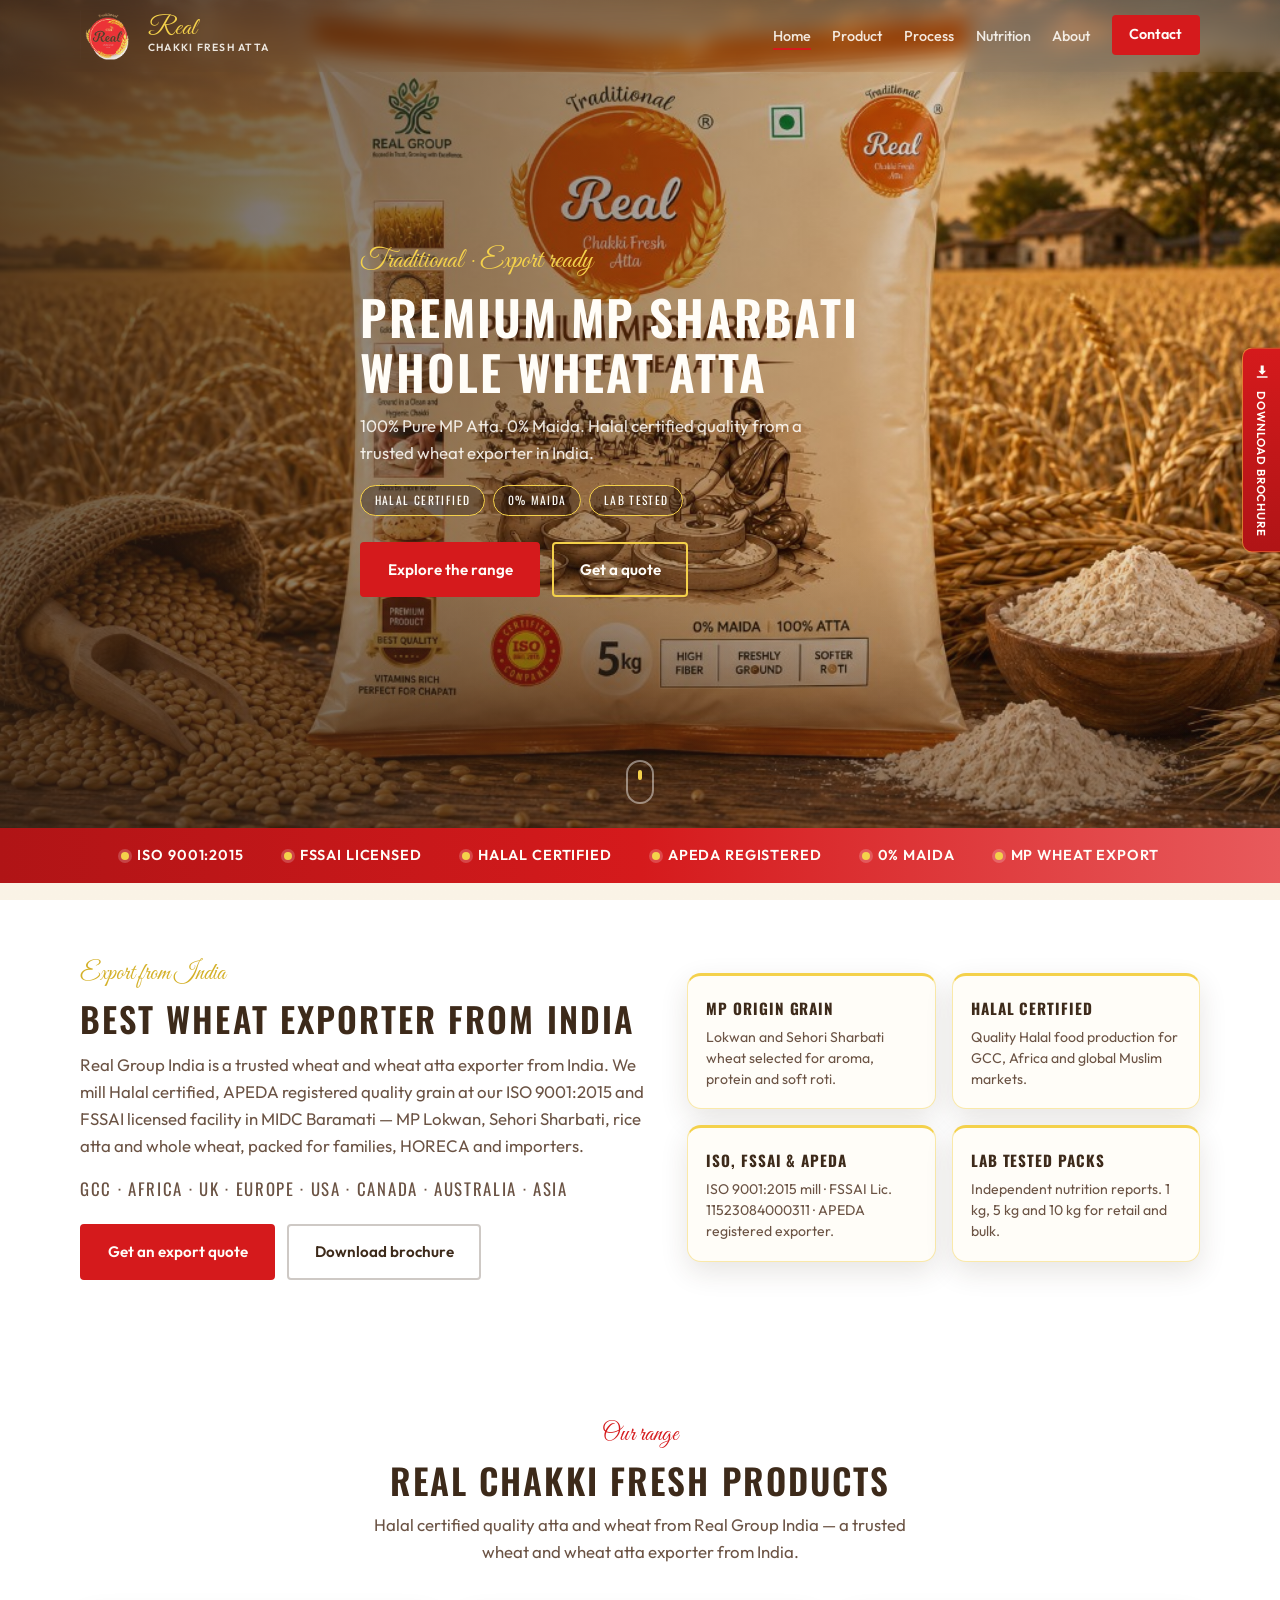
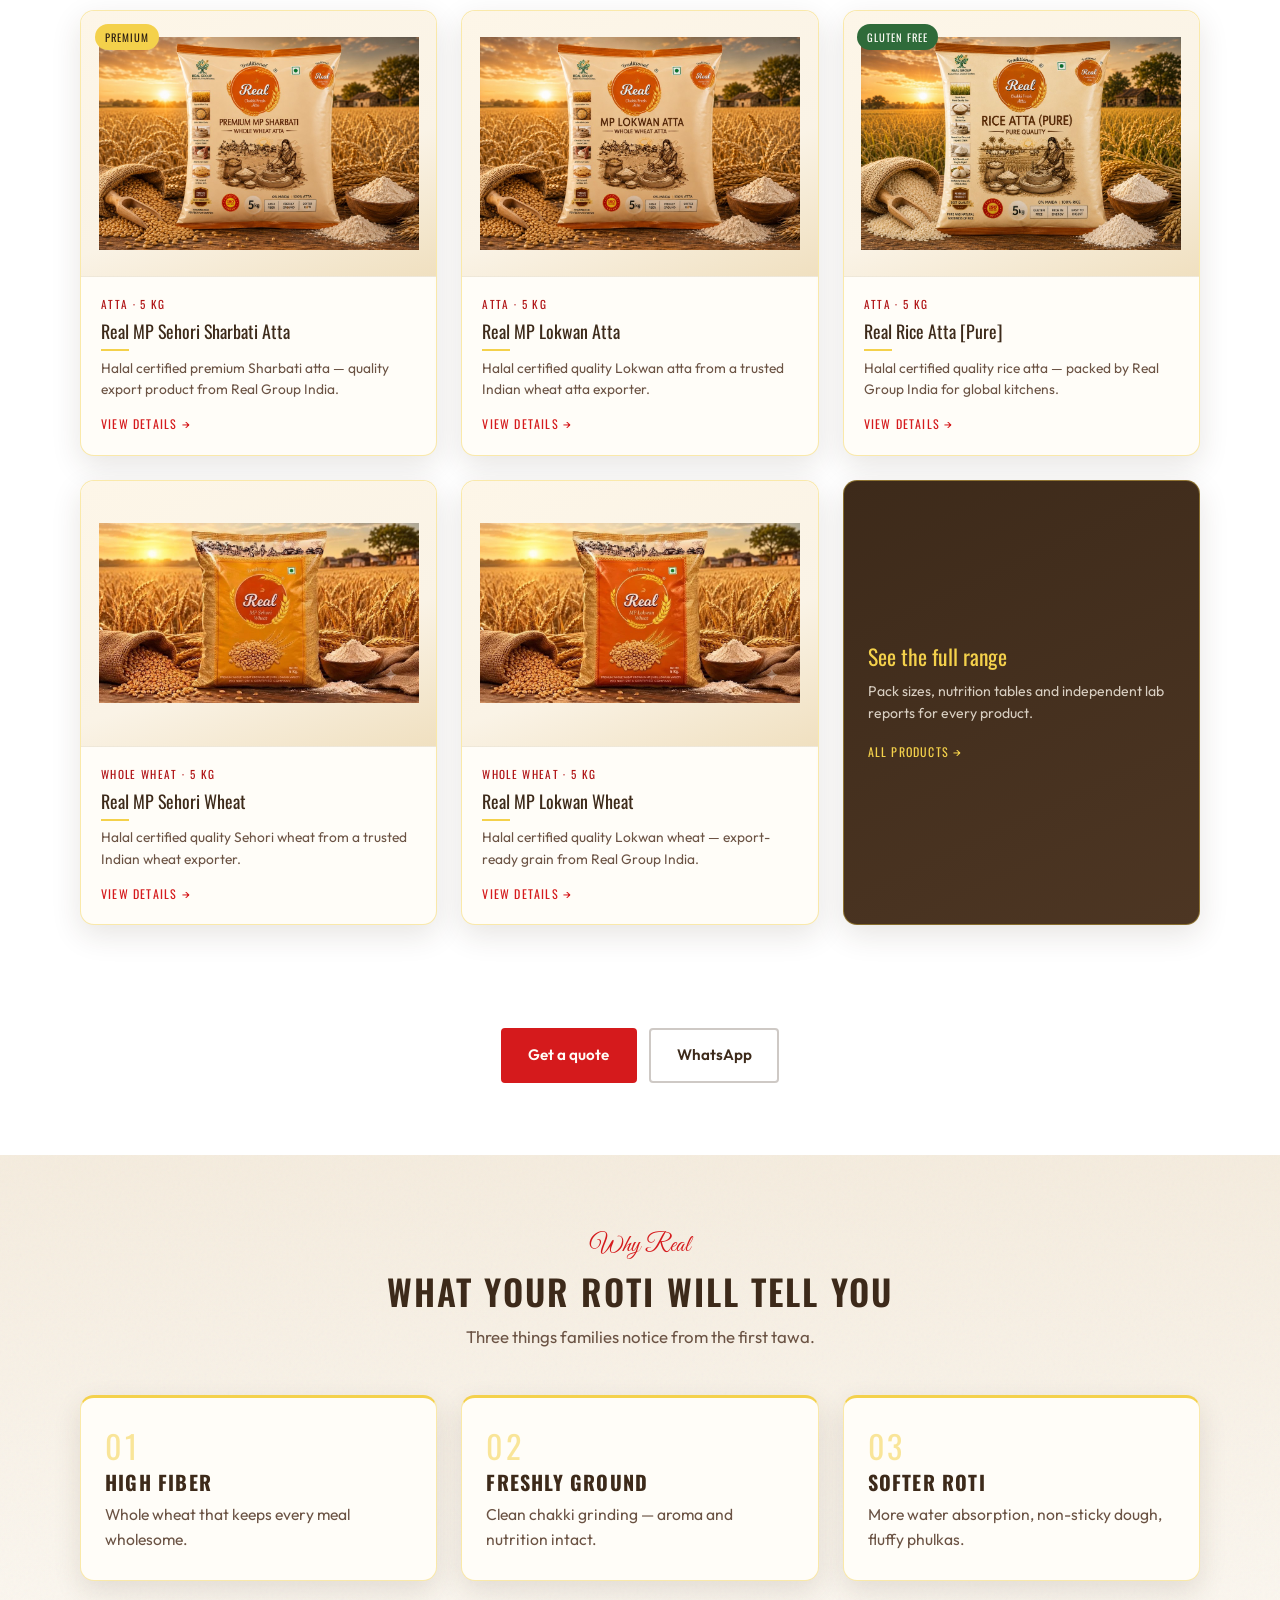
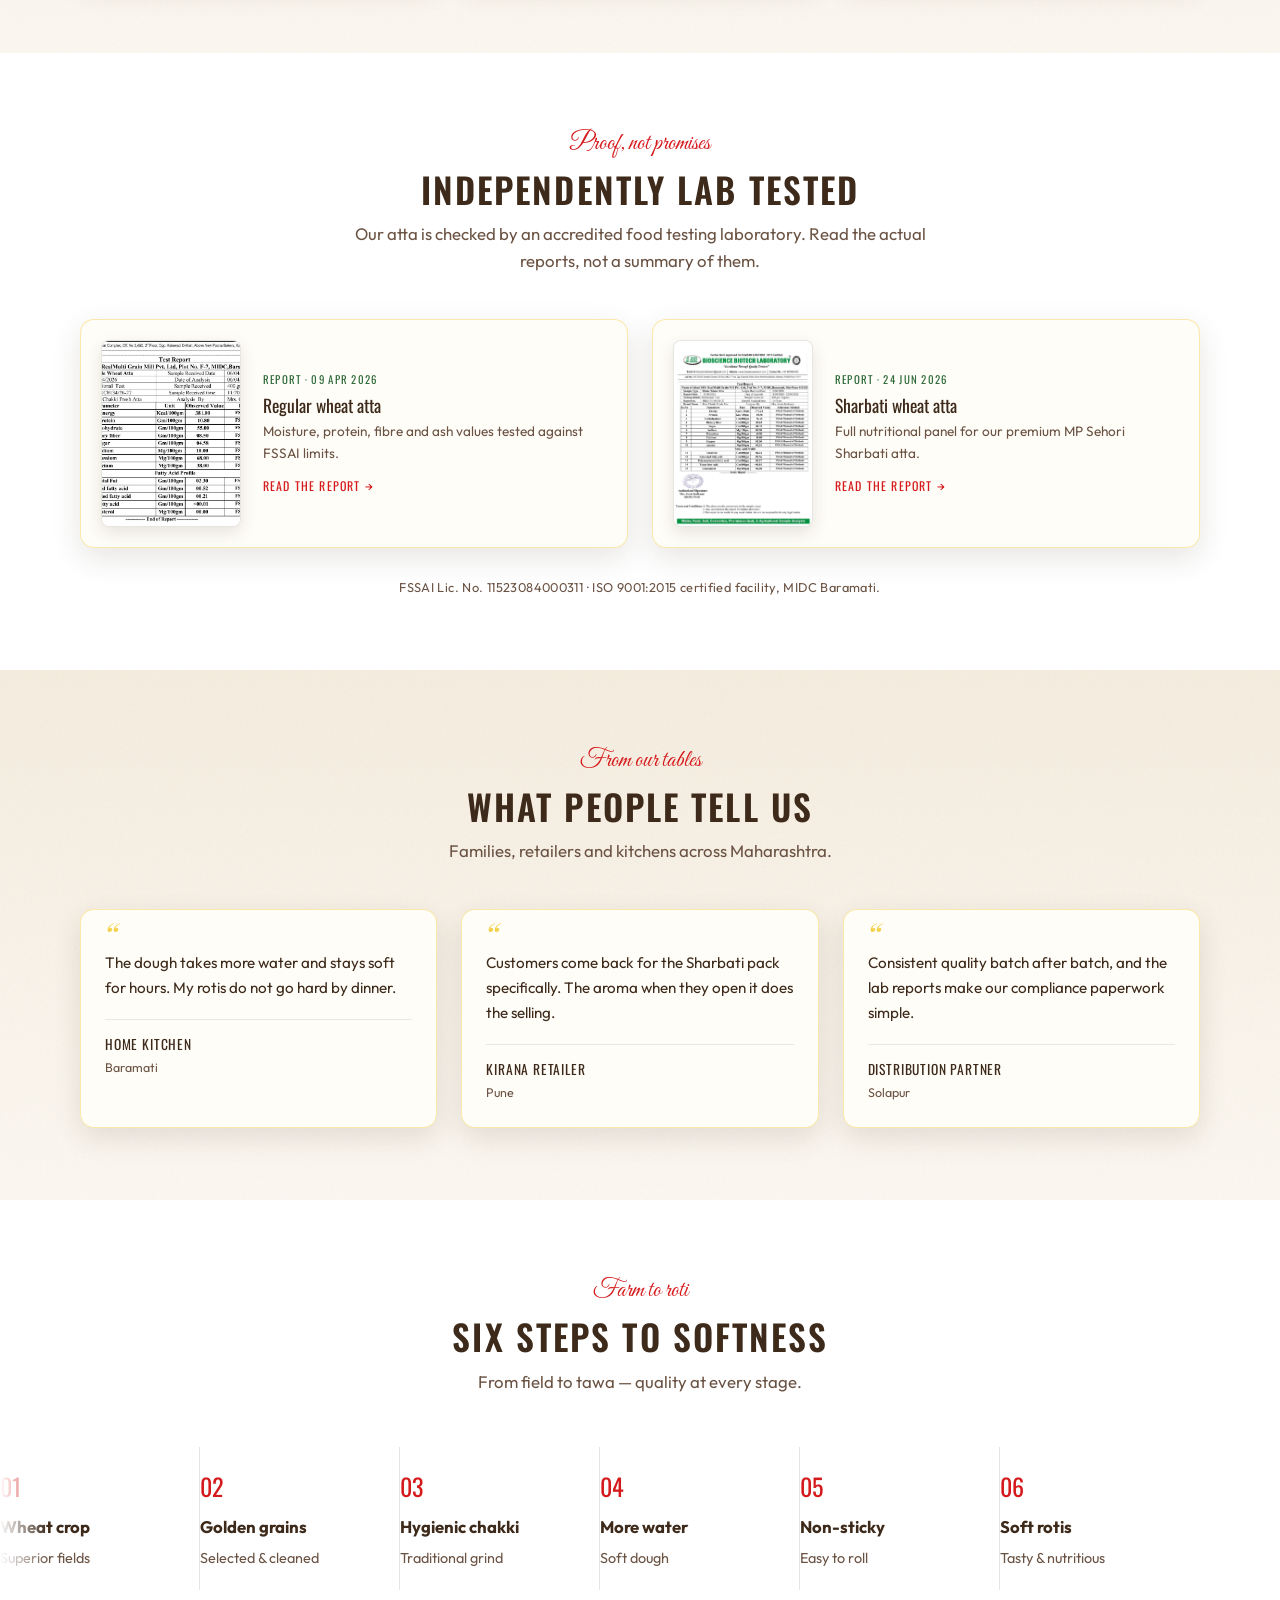
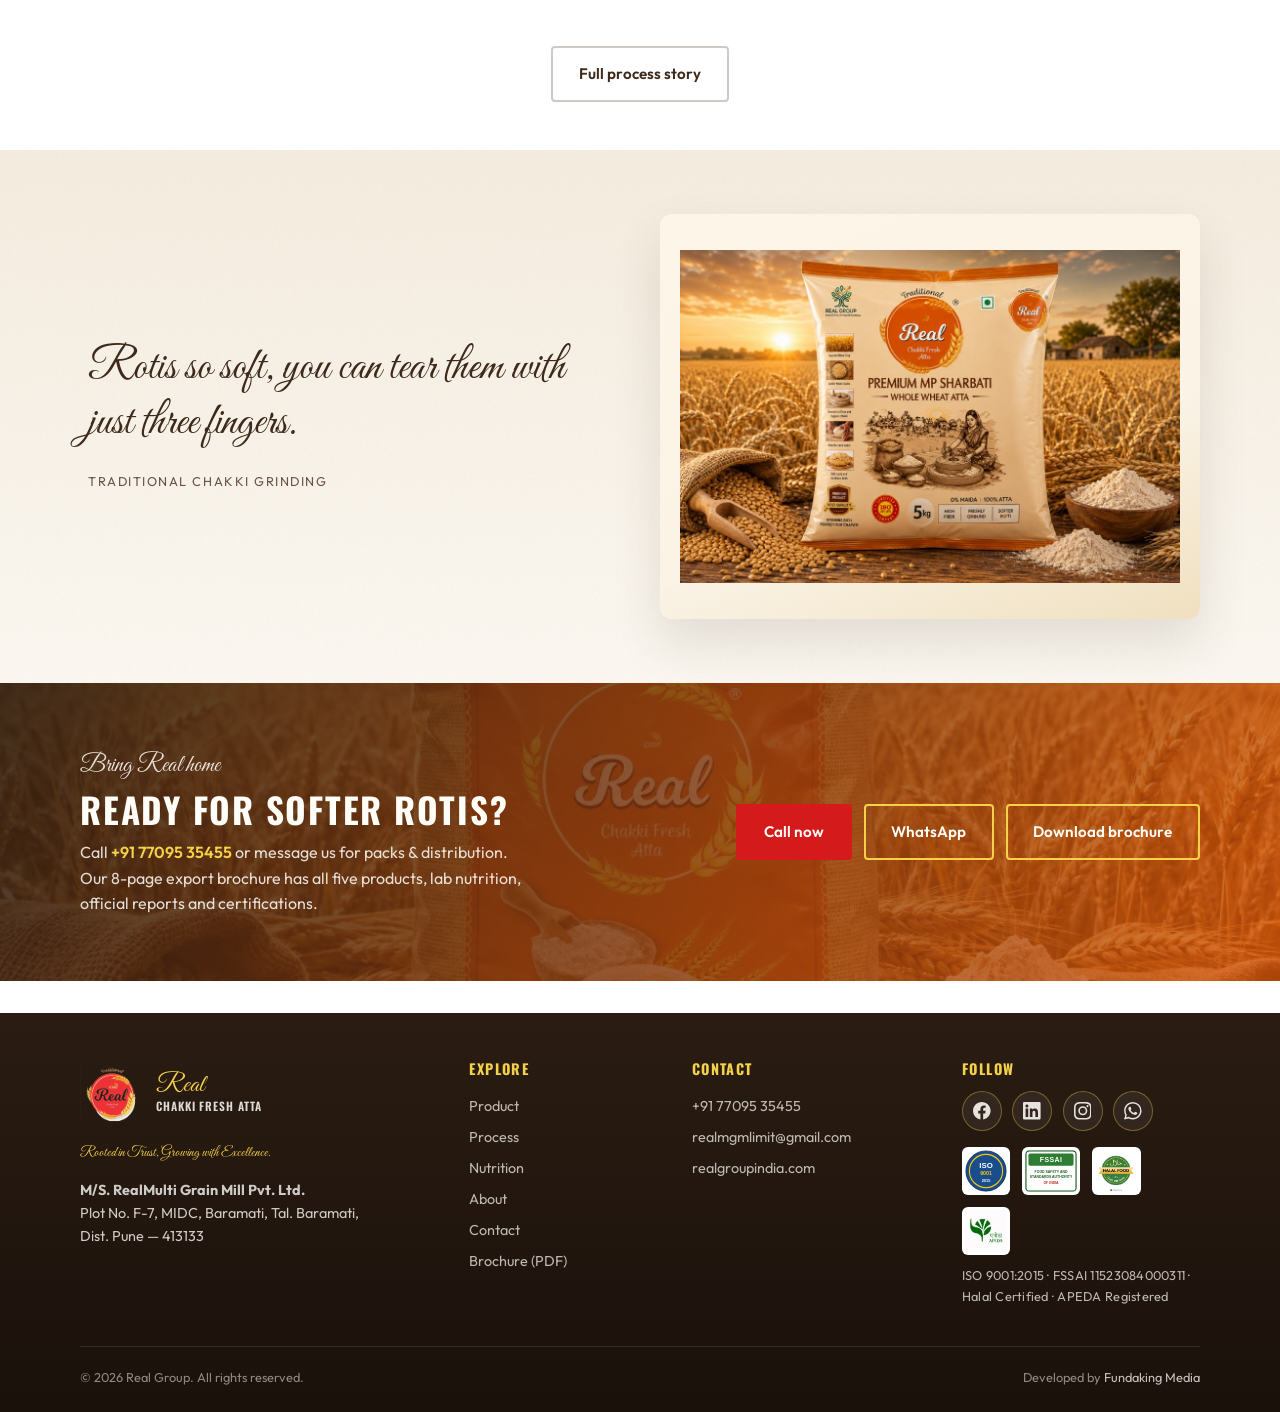
<file: index.html>
<!DOCTYPE html>
<html lang="en">
<head>
  <meta charset="UTF-8" />
  <meta name="viewport" content="width=device-width, initial-scale=1" />
  <title>Real Chakki Fresh Atta | Wheat &amp; Atta Exporter from India</title>
  <meta name="description" content="Real Group India — trusted wheat and wheat atta exporter from India. Halal certified, APEDA registered, ISO 9001:2015 and FSSAI licensed chakki-fresh MP Lokwan and Sharbati atta from Baramati." />
  <meta name="keywords" content="wheat atta exporter India, Real Chakki Fresh Atta, MP Lokwan Atta, Sehori Sharbati Atta, Halal atta, APEDA registered, Baramati mill" />
  <meta name="author" content="Real Group India — RealMulti Grain Mill Pvt. Ltd." />
  <meta name="robots" content="index, follow, max-image-preview:large, max-snippet:-1, max-video-preview:-1" />
  <meta name="googlebot" content="index, follow" />
  <link rel="canonical" href="https://realgroupindia.com/" />
  <meta name="theme-color" content="#d51a1c" />
  <meta name="geo.region" content="IN-MH" />
  <meta name="geo.placename" content="Baramati" />

  <meta property="og:type" content="website" />
  <meta property="og:site_name" content="Real Group India" />
  <meta property="og:locale" content="en_IN" />
  <meta property="og:title" content="Real Chakki Fresh Atta | Wheat &amp; Atta Exporter from India" />
  <meta property="og:description" content="Real Group India — trusted wheat and wheat atta exporter from India. Halal certified, APEDA registered, ISO 9001:2015 and FSSAI licensed chakki-fresh MP Lokwan and Sharbati atta from Baramati." />
  <meta property="og:url" content="https://realgroupindia.com/" />
  <meta property="og:image" content="https://realgroupindia.com/assets/hero-product.png" />
  <meta property="og:image:alt" content="Real Chakki Fresh Atta — premium MP wheat atta from Real Group India" />
  <meta property="og:image:width" content="1200" />
  <meta property="og:image:height" content="630" />

  <meta name="twitter:card" content="summary_large_image" />
  <meta name="twitter:title" content="Real Chakki Fresh Atta | Wheat &amp; Atta Exporter from India" />
  <meta name="twitter:description" content="Real Group India — trusted wheat and wheat atta exporter from India. Halal certified, APEDA registered, ISO 9001:2015 and FSSAI licensed chakki-fresh MP Lokwan and Sharbati atta from Baramati." />
  <meta name="twitter:image" content="https://realgroupindia.com/assets/hero-product.png" />

  <link rel="preconnect" href="https://fonts.googleapis.com" />
  <link rel="preconnect" href="https://fonts.gstatic.com" crossorigin />
  <link href="https://fonts.googleapis.com/css2?family=Great+Vibes&family=Oswald:wght@500;600&family=Outfit:wght@400;500;600;700&display=swap" rel="stylesheet" />
  <link rel="stylesheet" href="css/styles.css?v=22" />
  <link rel="icon" href="assets/favicon.png" type="image/png" />
  <link rel="apple-touch-icon" href="assets/favicon.png" />
  <script type="application/ld+json">
{
  "@context": "https://schema.org",
  "@type": "Organization",
  "@id": "https://realgroupindia.com/#organization",
  "name": "Real Group India",
  "alternateName": [
    "RealMulti Grain Mill Pvt. Ltd.",
    "Real Chakki Fresh Atta",
    "M/S. RealMulti Grain Mill Pvt. Ltd."
  ],
  "url": "https://realgroupindia.com/",
  "logo": "https://realgroupindia.com/assets/logo-real-atta.png",
  "image": "https://realgroupindia.com/assets/hero-product.png",
  "description": "Trusted wheat and wheat atta exporter from India. Halal certified, APEDA registered, ISO 9001:2015 and FSSAI licensed chakki-fresh MP Lokwan and Sehori Sharbati atta from Baramati.",
  "telephone": "+91-77095-35455",
  "email": "realmgmlimit@gmail.com",
  "address": {
    "@type": "PostalAddress",
    "streetAddress": "Plot No. F-7, MIDC, Baramati, Tal. Baramati",
    "addressLocality": "Baramati",
    "addressRegion": "Maharashtra",
    "postalCode": "413133",
    "addressCountry": "IN"
  },
  "areaServed": [
    "IN",
    "AE",
    "SA",
    "GB",
    "US",
    "CA",
    "AU",
    "SG"
  ],
  "sameAs": [
    "https://www.facebook.com/profile.php?id=61594869973632",
    "https://instagram.com/realgroupindia",
    "https://linkedin.com/company/realgroupindia",
    "https://wa.me/917709535455"
  ],
  "foundingLocation": {
    "@type": "Place",
    "name": "Baramati, Maharashtra, India"
  }
}
  </script>
  <script type="application/ld+json">
{
  "@context": "https://schema.org",
  "@type": "WebSite",
  "@id": "https://realgroupindia.com/#website",
  "url": "https://realgroupindia.com/",
  "name": "Real Group India",
  "description": "Halal certified wheat and atta from Real Group India — trusted exporter from India.",
  "publisher": {
    "@id": "https://realgroupindia.com/#organization"
  },
  "inLanguage": "en-IN"
}
  </script>
</head>
<body>
  <header class="site-header site-header--home">
    <div class="header-inner">
      <a class="brand-link" href="index.html">
        <img src="assets/logo-real-atta.png?v=5" alt="Real Chakki Fresh Atta" width="56" height="56" />
        <span class="brand-text">
          <span class="script">Real</span>
          <span class="sub">Chakki Fresh Atta</span>
        </span>
      </a>
      <button class="nav-toggle" type="button" aria-label="Open menu" aria-expanded="false" aria-controls="site-nav">
        <span></span><span></span><span></span>
      </button>
      <nav class="site-nav" id="site-nav" aria-label="Primary">
        <ul>
          <li><a href="index.html" aria-current="page">Home</a></li>
          <li><a href="product.html">Product</a></li>
          <li><a href="process.html">Process</a></li>
          <li><a href="nutrition.html">Nutrition</a></li>
          <li><a href="about.html">About</a></li>
          <li><a class="nav-cta" href="contact.html">Contact</a></li>
        </ul>
      </nav>
    </div>
  </header>

  <main>
    <!-- 1. Hero: video atmosphere + brand + one claim + CTAs -->
    <section class="hero">
      <video class="hero-media" autoplay muted loop playsinline poster="assets/hero-product.png" aria-hidden="true">
        <source src="assets/hero-video.mp4" type="video/mp4" />
      </video>
      <div class="container hero-inner">
        <p class="hero-eyebrow">Traditional · Export ready</p>
        <h1>Premium MP Sharbati Whole Wheat Atta</h1>
        <p class="hero-lead">100% Pure MP Atta. 0% Maida. Halal certified quality from a trusted wheat exporter in India.</p>
        <ul class="hero-chips" aria-label="At a glance">
          <li>Halal certified</li>
          <li>0% Maida</li>
          <li>Lab tested</li>
        </ul>
        <div class="hero-ctas">
          <a class="btn btn-primary" href="#product">Explore the range</a>
          <a class="btn btn-ghost" href="contact.html">Get a quote</a>
        </div>
      </div>
      <a class="hero-scroll" href="#trust" aria-label="Scroll to content">
        <span></span>
      </a>
    </section>

    <!-- 2. Trust: one skim line -->
    <div class="trust-strip" id="trust">
      <ul class="container">
        <li>ISO 9001:2015</li>
        <li>FSSAI Licensed</li>
        <li>Halal Certified</li>
        <li>APEDA Registered</li>
        <li>0% Maida</li>
        <li>MP Wheat Export</li>
      </ul>
    </div>

    <!-- 3. Exporter positioning -->
    <section class="section exporter-band" id="export">
      <div class="container exporter">
        <div class="exporter__copy reveal">
          <span class="eyebrow">Export from India</span>
          <h2>Best wheat exporter from India</h2>
          <p>Real Group India is a trusted wheat and wheat atta exporter from India. We mill Halal certified, APEDA registered quality grain at our ISO 9001:2015 and FSSAI licensed facility in MIDC Baramati — MP Lokwan, Sehori Sharbati, rice atta and whole wheat, packed for families, HORECA and importers.</p>
          <p class="exporter__markets">GCC · Africa · UK · Europe · USA · Canada · Australia · Asia</p>
          <div class="exporter__ctas">
            <a class="btn btn-primary" href="contact.html">Get an export quote</a>
            <a class="btn btn-outline js-brochure-download" href="#" data-brochure-pdf="brochure/Real-Chakki-Fresh-Atta-Export-Brochure.pdf">Download brochure</a>
          </div>
        </div>
        <ul class="exporter__facts">
          <li class="reveal">
            <strong>MP origin grain</strong>
            <span>Lokwan and Sehori Sharbati wheat selected for aroma, protein and soft roti.</span>
          </li>
          <li class="reveal">
            <strong>Halal certified</strong>
            <span>Quality Halal food production for GCC, Africa and global Muslim markets.</span>
          </li>
          <li class="reveal">
            <strong>ISO, FSSAI &amp; APEDA</strong>
            <span>ISO 9001:2015 mill · FSSAI Lic. 11523084000311 · APEDA registered exporter.</span>
          </li>
          <li class="reveal">
            <strong>Lab tested packs</strong>
            <span>Independent nutrition reports. 1 kg, 5 kg and 10 kg for retail and bulk.</span>
          </li>
        </ul>
      </div>
    </section>

    <!-- 4. Product range -->
    <section class="section product-spotlight" id="product">
      <div class="container">
        <div class="section-head reveal">
          <span class="eyebrow">Our range</span>
          <h2>Real Chakki Fresh products</h2>
          <p>Halal certified quality atta and wheat from Real Group India — a trusted wheat and wheat atta exporter from India.</p>
        </div>
        <div class="home-product-grid reveal">
          <a class="home-product" href="product.html#mp-sehori-sharbati-atta">
            <span class="home-product__media">
              <img src="assets/products/mp-sehori-sharbati-atta.png?v=3" alt="Real MP Sehori Sharbati Atta 5 kg pack" width="1024" height="682" loading="lazy" />
              <span class="home-product__flag">Premium</span>
            </span>
            <span class="home-product__body">
              <span class="home-product__tag">Atta &middot; 5 kg</span>
              <span class="home-product__name">Real MP Sehori Sharbati Atta</span>
              <span class="home-product__desc">Halal certified premium Sharbati atta — quality export product from Real Group India.</span>
              <span class="home-product__link">View details</span>
            </span>
          </a>
          <a class="home-product" href="product.html#mp-lokwan-atta">
            <span class="home-product__media">
              <img src="assets/products/mp-lokwan-atta.png?v=3" alt="Real MP Lokwan Atta 5 kg pack" width="1024" height="681" loading="lazy" />
            </span>
            <span class="home-product__body">
              <span class="home-product__tag">Atta &middot; 5 kg</span>
              <span class="home-product__name">Real MP Lokwan Atta</span>
              <span class="home-product__desc">Halal certified quality Lokwan atta from a trusted Indian wheat atta exporter.</span>
              <span class="home-product__link">View details</span>
            </span>
          </a>
          <a class="home-product" href="product.html#rice-atta-pure">
            <span class="home-product__media">
              <img src="assets/products/rice-atta-pure.png?v=3" alt="Real Rice Atta Pure 5 kg pack" width="1024" height="681" loading="lazy" />
              <span class="home-product__flag home-product__flag--green">Gluten free</span>
            </span>
            <span class="home-product__body">
              <span class="home-product__tag">Atta &middot; 5 kg</span>
              <span class="home-product__name">Real Rice Atta [Pure]</span>
              <span class="home-product__desc">Halal certified quality rice atta — packed by Real Group India for global kitchens.</span>
              <span class="home-product__link">View details</span>
            </span>
          </a>
          <a class="home-product" href="product.html#mp-sehori-wheat">
            <span class="home-product__media">
              <img src="assets/products/mp-sehori-wheat.png?v=3" alt="Real MP Sehori Wheat 5 kg pack" width="1024" height="576" loading="lazy" />
            </span>
            <span class="home-product__body">
              <span class="home-product__tag">Whole wheat &middot; 5 kg</span>
              <span class="home-product__name">Real MP Sehori Wheat</span>
              <span class="home-product__desc">Halal certified quality Sehori wheat from a trusted Indian wheat exporter.</span>
              <span class="home-product__link">View details</span>
            </span>
          </a>
          <a class="home-product" href="product.html#mp-lokwan-wheat">
            <span class="home-product__media">
              <img src="assets/products/mp-lokwan-wheat.png?v=3" alt="Real MP Lokwan Wheat 5 kg pack" width="1024" height="576" loading="lazy" />
            </span>
            <span class="home-product__body">
              <span class="home-product__tag">Whole wheat &middot; 5 kg</span>
              <span class="home-product__name">Real MP Lokwan Wheat</span>
              <span class="home-product__desc">Halal certified quality Lokwan wheat — export-ready grain from Real Group India.</span>
              <span class="home-product__link">View details</span>
            </span>
          </a>
          <a class="home-product home-product--cta" href="product.html">
            <span class="home-product__cta-inner">
              <span class="home-product__cta-title">See the full range</span>
              <span class="home-product__cta-text">Pack sizes, nutrition tables and independent lab reports for every product.</span>
              <span class="home-product__link">All products</span>
            </span>
          </a>
        </div>
        <ul class="feature-pills feature-pills--center reveal" aria-label="Key benefits">
          <li>Halal Certified</li>
          <li>APEDA Registered</li>
          <li>High Fiber</li>
          <li>Freshly Ground</li>
          <li>Softer Roti</li>
        </ul>
        <div class="product-duo__ctas reveal">
          <a class="btn btn-primary" href="contact.html">Get a quote</a>
          <a class="btn btn-outline" href="https://wa.me/917709535455?text=Hi%2C%20I%20want%20to%20buy%20Real%20Chakki%20Fresh%20Atta" target="_blank" rel="noopener">WhatsApp</a>
        </div>
      </div>
    </section>

    <!-- 4. Why choose: three promises, one job -->
    <section class="section section-alt why-section">
      <div class="container">
        <div class="section-head reveal">
          <span class="eyebrow">Why Real</span>
          <h2>What your roti will tell you</h2>
          <p>Three things families notice from the first tawa.</p>
        </div>
        <div class="why-row">
          <article class="why-item reveal">
            <span class="why-num">01</span>
            <h3>High fiber</h3>
            <p>Whole wheat that keeps every meal wholesome.</p>
          </article>
          <article class="why-item reveal">
            <span class="why-num">02</span>
            <h3>Freshly ground</h3>
            <p>Clean chakki grinding &mdash; aroma and nutrition intact.</p>
          </article>
          <article class="why-item reveal">
            <span class="why-num">03</span>
            <h3>Softer roti</h3>
            <p>More water absorption, non-sticky dough, fluffy phulkas.</p>
          </article>
        </div>
      </div>
    </section>

    <!-- 5. Independent lab proof -->
    <section class="section proof-band">
      <div class="container">
        <div class="section-head reveal">
          <span class="eyebrow">Proof, not promises</span>
          <h2>Independently lab tested</h2>
          <p>Our atta is checked by an accredited food testing laboratory. Read the actual reports, not a summary of them.</p>
        </div>
        <div class="proof-grid">
          <a class="proof-card reveal" href="product.html#lab-report">
            <span class="proof-card__doc">
              <img src="assets/reports/test-report-wheat-atta.png" alt="Laboratory test report for Real regular wheat atta" width="916" height="617" loading="lazy" />
            </span>
            <span class="proof-card__body">
              <span class="proof-card__tag">Report &middot; 09 Apr 2026</span>
              <span class="proof-card__title">Regular wheat atta</span>
              <span class="proof-card__text">Moisture, protein, fibre and ash values tested against FSSAI limits.</span>
              <span class="proof-card__link">Read the report</span>
            </span>
          </a>
          <a class="proof-card reveal" href="product.html#lab-report-sharbati">
            <span class="proof-card__doc">
              <img src="assets/reports/test-report-sharbati-atta.png" alt="Laboratory test report for Real Sharbati wheat atta" width="1190" height="1684" loading="lazy" />
            </span>
            <span class="proof-card__body">
              <span class="proof-card__tag">Report &middot; 24 Jun 2026</span>
              <span class="proof-card__title">Sharbati wheat atta</span>
              <span class="proof-card__text">Full nutritional panel for our premium MP Sehori Sharbati atta.</span>
              <span class="proof-card__link">Read the report</span>
            </span>
          </a>
        </div>
        <p class="proof-note reveal">FSSAI Lic. No. 11523084000311 &middot; ISO 9001:2015 certified facility, MIDC Baramati.</p>
      </div>
    </section>

    <!-- 6. Testimonials -->
    <!-- TODO: placeholder wording - replace with real, attributable customer quotes before launch. -->
    <section class="section section-alt testimonials">
      <div class="container">
        <div class="section-head reveal">
          <span class="eyebrow">From our tables</span>
          <h2>What people tell us</h2>
          <p>Families, retailers and kitchens across Maharashtra.</p>
        </div>
        <div class="testimonial-grid">
          <figure class="testimonial reveal">
            <blockquote>The dough takes more water and stays soft for hours. My rotis do not go hard by dinner.</blockquote>
            <figcaption><span>Home kitchen</span><em>Baramati</em></figcaption>
          </figure>
          <figure class="testimonial reveal">
            <blockquote>Customers come back for the Sharbati pack specifically. The aroma when they open it does the selling.</blockquote>
            <figcaption><span>Kirana retailer</span><em>Pune</em></figcaption>
          </figure>
          <figure class="testimonial reveal">
            <blockquote>Consistent quality batch after batch, and the lab reports make our compliance paperwork simple.</blockquote>
            <figcaption><span>Distribution partner</span><em>Solapur</em></figcaption>
          </figure>
        </div>
      </div>
    </section>

    <!-- 7. Journey: horizontal story, not a wall of text -->
    <section class="section journey-home">
      <div class="container">
        <div class="section-head reveal">
          <span class="eyebrow">Farm to roti</span>
          <h2>Six steps to softness</h2>
          <p>From field to tawa &mdash; quality at every stage.</p>
        </div>
      </div>
      <div class="journey-track reveal">
        <ol class="journey-scroll">
          <li>
            <span>01</span>
            <strong>Wheat crop</strong>
            <em>Superior fields</em>
          </li>
          <li>
            <span>02</span>
            <strong>Golden grains</strong>
            <em>Selected &amp; cleaned</em>
          </li>
          <li>
            <span>03</span>
            <strong>Hygienic chakki</strong>
            <em>Traditional grind</em>
          </li>
          <li>
            <span>04</span>
            <strong>More water</strong>
            <em>Soft dough</em>
          </li>
          <li>
            <span>05</span>
            <strong>Non-sticky</strong>
            <em>Easy to roll</em>
          </li>
          <li>
            <span>06</span>
            <strong>Soft rotis</strong>
            <em>Tasty &amp; nutritious</em>
          </li>
        </ol>
      </div>
      <div class="container process-cta reveal">
        <a class="btn btn-outline" href="process.html">Full process story</a>
      </div>
    </section>

    <!-- 6. Softness proof + second product angle -->
    <section class="section section-alt softness">
      <div class="container softness__grid">
        <blockquote class="softness__quote reveal">
          <p>Rotis so soft, you can tear them with just three fingers.</p>
          <cite>Traditional chakki grinding</cite>
        </blockquote>
        <div class="softness__visual reveal">
          <img src="assets/hero-product.png" alt="Real Premium MP Sharbati Whole Wheat Atta 5 kg pack with wheat grains and a bowl of freshly ground flour" width="1024" height="683" loading="lazy" />
        </div>
      </div>
    </section>

    <!-- 7. Final CTA -->
    <section class="cta-band">
      <div class="container cta-band__inner reveal">
        <div>
          <p class="eyebrow cta-band__eyebrow">Bring Real home</p>
          <h2>Ready for softer rotis?</h2>
          <p>Call <a class="cta-band__phone" href="tel:+917709535455">+91 77095 35455</a> or message us for packs &amp; distribution. Our 8-page export brochure has all five products, lab nutrition, official reports and certifications.</p>
        </div>
        <div class="cta-band__actions">
          <a class="btn btn-primary" href="tel:+917709535455">Call now</a>
          <a class="btn btn-ghost" href="https://wa.me/917709535455?text=Hi%2C%20I%20want%20to%20buy%20Real%20Chakki%20Fresh%20Atta" target="_blank" rel="noopener">WhatsApp</a>
          <a class="btn btn-ghost js-brochure-download" href="#" data-brochure-pdf="brochure/Real-Chakki-Fresh-Atta-Export-Brochure.pdf">Download brochure</a>
        </div>
      </div>
    </section>
  </main>

  <footer class="site-footer">
    <div class="container footer-grid footer-grid--rich">
      <div class="footer-brand">
        <a class="brand-link" href="index.html">
          <img src="assets/logo-real-atta.png?v=5" alt="Real Chakki Fresh Atta" width="56" height="56" />
          <span class="brand-text">
            <span class="script">Real</span>
            <span class="sub">Chakki Fresh Atta</span>
          </span>
        </a>
        <p class="footer-motto">Rooted in Trust, Growing with Excellence.</p>
        <p><strong>M/S. RealMulti Grain Mill Pvt. Ltd.</strong><br />
        Plot No. F-7, MIDC, Baramati, Tal. Baramati,<br />
        Dist. Pune — 413133</p>
      </div>
      <div class="footer-col">
        <h3>Explore</h3>
        <a href="product.html">Product</a>
        <a href="process.html">Process</a>
        <a href="nutrition.html">Nutrition</a>
        <a href="about.html">About</a>
        <a href="contact.html">Contact</a>
        <a class="js-brochure-download" href="#" data-brochure-pdf="brochure/Real-Chakki-Fresh-Atta-Export-Brochure.pdf">Brochure (PDF)</a>
      </div>
      <div class="footer-col">
        <h3>Contact</h3>
        <a href="tel:+917709535455">+91 77095 35455</a>
        <a href="mailto:realmgmlimit@gmail.com">realmgmlimit@gmail.com</a>
        <a href="https://realgroupindia.com" target="_blank" rel="noopener noreferrer">realgroupindia.com</a>
      </div>
      <div class="footer-col">
        <h3>Follow</h3>
        <div class="footer-social" aria-label="Social media">
          <a class="footer-social__link" href="https://www.facebook.com/profile.php?id=61594869973632" target="_blank" rel="noopener noreferrer" aria-label="Facebook">
            <svg viewBox="0 0 24 24" aria-hidden="true"><path fill="currentColor" d="M24 12.073c0-6.627-5.373-12-12-12s-12 5.373-12 12c0 5.99 4.388 10.954 10.125 11.854v-8.385H7.078v-3.47h3.047V9.43c0-3.007 1.792-4.669 4.533-4.669 1.312 0 2.686.235 2.686.235v2.953H15.83c-1.491 0-1.956.925-1.956 1.874v2.25h3.328l-.532 3.47h-2.796v8.385C19.612 23.027 24 18.062 24 12.073z"/></svg>
          </a>
          <a class="footer-social__link" href="https://linkedin.com/company/realgroupindia" target="_blank" rel="noopener noreferrer" aria-label="LinkedIn">
            <svg viewBox="0 0 24 24" aria-hidden="true"><path fill="currentColor" d="M20.447 20.452h-3.554v-5.569c0-1.328-.027-3.037-1.852-3.037-1.853 0-2.136 1.445-2.136 2.939v5.667H9.351V9h3.414v1.561h.046c.477-.9 1.637-1.85 3.37-1.85 3.601 0 4.267 2.37 4.267 5.455v6.286zM5.337 7.433c-1.144 0-2.063-.926-2.063-2.065 0-1.138.92-2.063 2.063-2.063 1.14 0 2.064.925 2.064 2.063 0 1.139-.925 2.065-2.064 2.065zm1.782 13.019H3.555V9h3.564v11.452zM22.225 0H1.771C.792 0 0 .774 0 1.729v20.542C0 23.227.792 24 1.771 24h20.451C23.2 24 24 23.227 24 22.271V1.729C24 .774 23.2 0 22.222 0h.003z"/></svg>
          </a>
          <a class="footer-social__link" href="https://instagram.com/realgroupindia" target="_blank" rel="noopener noreferrer" aria-label="Instagram">
            <svg viewBox="0 0 24 24" aria-hidden="true"><path fill="currentColor" d="M12 2.163c3.204 0 3.584.012 4.85.07 3.252.148 4.771 1.691 4.919 4.919.058 1.265.069 1.645.069 4.849 0 3.205-.012 3.584-.069 4.849-.149 3.225-1.664 4.771-4.919 4.919-1.266.058-1.644.07-4.85.07-3.204 0-3.584-.012-4.849-.07-3.26-.149-4.771-1.699-4.919-4.92-.058-1.265-.07-1.644-.07-4.849 0-3.204.013-3.583.07-4.849.149-3.227 1.664-4.771 4.919-4.919 1.266-.057 1.645-.069 4.849-.069zm0-2.163c-3.259 0-3.667.014-4.947.072-4.358.2-6.78 2.618-6.98 6.98-.059 1.281-.073 1.689-.073 4.948 0 3.259.014 3.668.072 4.948.2 4.358 2.618 6.78 6.98 6.98 1.281.058 1.689.072 4.948.072 3.259 0 3.668-.014 4.948-.072 4.354-.2 6.782-2.618 6.979-6.98.059-1.28.073-1.689.073-4.948 0-3.259-.014-3.667-.072-4.947-.196-4.354-2.617-6.78-6.979-6.98C15.667.014 15.259 0 12 0zm0 5.838a6.162 6.162 0 100 12.324 6.162 6.162 0 000-12.324zM12 16a4 4 0 110-8 4 4 0 010 8zm6.406-11.845a1.44 1.44 0 100 2.881 1.44 1.44 0 000-2.881z"/></svg>
          </a>
          <a class="footer-social__link" href="https://wa.me/917709535455" target="_blank" rel="noopener noreferrer" aria-label="WhatsApp">
            <svg viewBox="0 0 24 24" aria-hidden="true"><path fill="currentColor" d="M17.472 14.382c-.297-.149-1.758-.867-2.03-.967-.273-.099-.471-.148-.67.15-.197.297-.767.966-.94 1.164-.173.199-.347.223-.644.075-.297-.15-1.255-.463-2.39-1.475-.883-.788-1.48-1.761-1.653-2.059-.173-.297-.018-.458.13-.606.134-.133.298-.347.446-.52.149-.174.198-.298.298-.497.099-.198.05-.371-.025-.52-.075-.149-.669-1.612-.916-2.207-.242-.579-.487-.5-.669-.51-.173-.008-.371-.01-.57-.01-.198 0-.52.074-.792.372-.272.297-1.04 1.016-1.04 2.479 0 1.462 1.065 2.875 1.213 3.074.149.198 2.096 3.2 5.077 4.487.709.306 1.262.489 1.694.625.712.227 1.36.195 1.871.118.571-.085 1.758-.719 2.006-1.413.248-.694.248-1.289.173-1.413-.074-.124-.272-.198-.57-.347m-5.421 7.403h-.004a9.87 9.87 0 01-5.031-1.378l-.361-.214-3.741.982.998-3.648-.235-.374a9.86 9.86 0 01-1.51-5.26c.001-5.45 4.436-9.884 9.888-9.884 2.64 0 5.122 1.03 6.988 2.898a9.825 9.825 0 012.893 6.994c-.003 5.45-4.435 9.884-9.885 9.884m8.413-18.297A11.815 11.815 0 0012.05 0C5.495 0 .16 5.335.157 11.892c0 2.096.547 4.142 1.588 5.945L.057 24l6.305-1.654a11.882 11.882 0 005.683 1.448h.005c6.554 0 11.89-5.335 11.893-11.893a11.821 11.821 0 00-3.48-8.413z"/></svg>
          </a>
        </div>
        <div class="footer-certs"><div class="footer-certs__logos"><img src="assets/badge-iso-9001.svg" alt="ISO 9001:2015" width="48" height="48" /><img src="assets/badge-fssai.svg" alt="FSSAI" width="60" height="48" /><img src="assets/badge-halal.png" alt="100% Halal Certified" width="48" height="48" /><img src="assets/badge-apeda.png" alt="APEDA - Agricultural and Processed Food Products Export Development Authority" width="72" height="48" /></div><p>ISO 9001:2015 · FSSAI 11523084000311 · Halal Certified · APEDA Registered</p></div>
      </div>
    </div>
    <div class="container footer-bottom">
      <span>&copy; <span id="y"></span> Real Group. All rights reserved.</span>
      <span>Developed by <a href="https://fundaking.com/" target="_blank" rel="noopener noreferrer">Fundaking Media</a></span>
    </div>
  </footer>
  <script>document.getElementById("y").textContent = new Date().getFullYear();</script>
  <script src="js/main.js"></script>
  <script src="js/brochure-modal.js?v=7"></script>
</body>
</html>
</file>
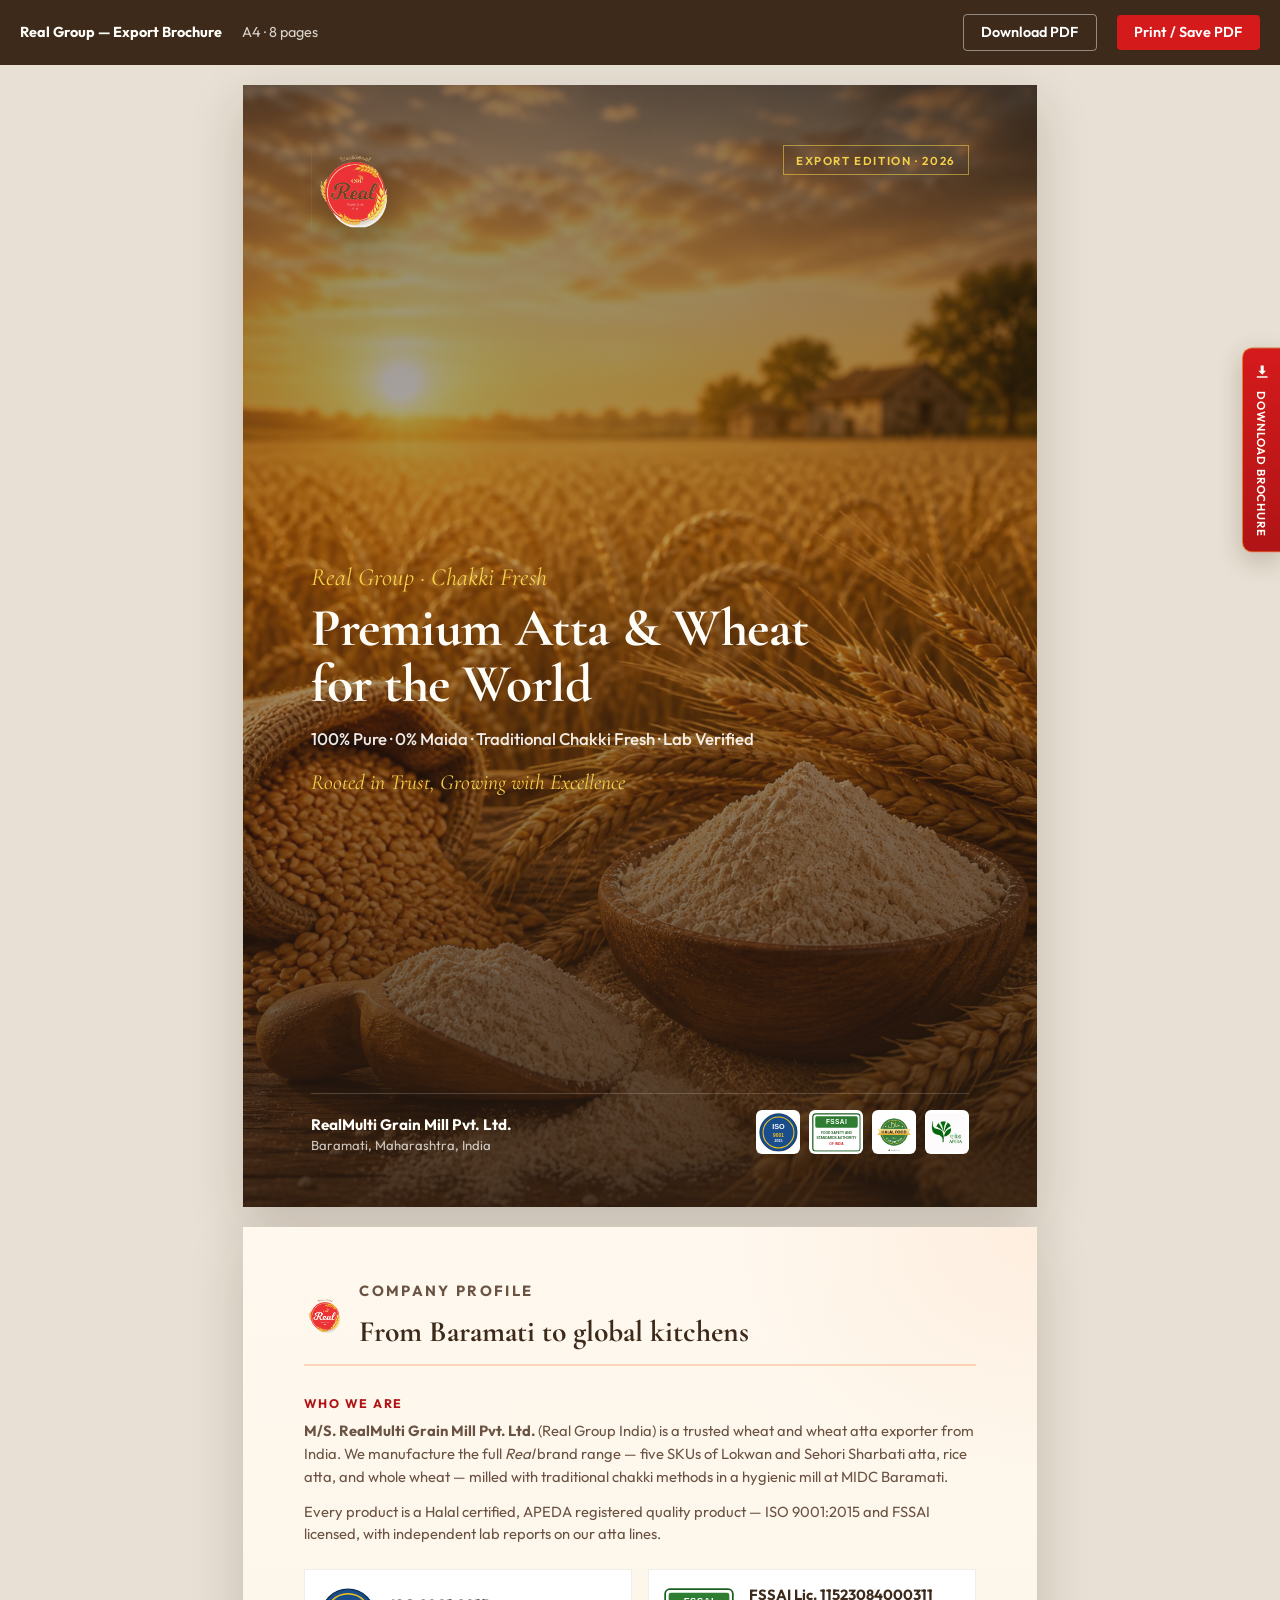
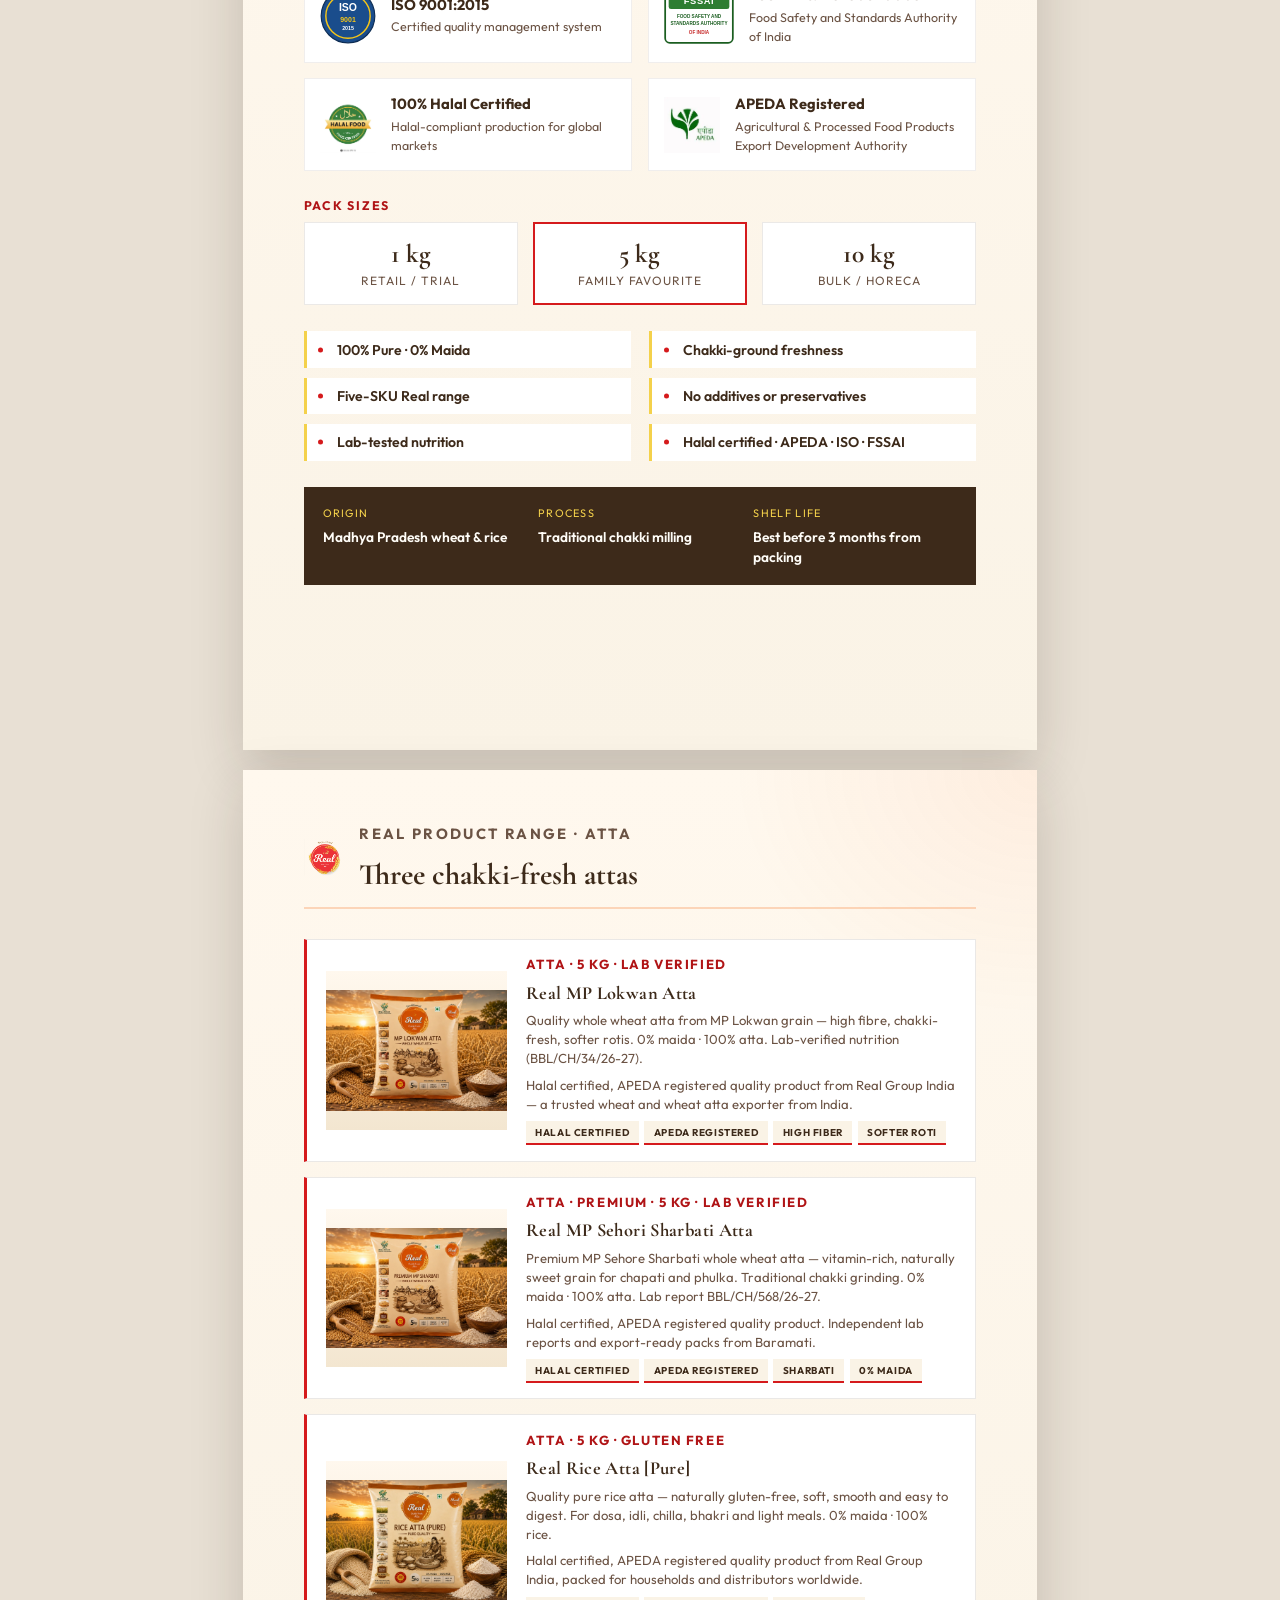
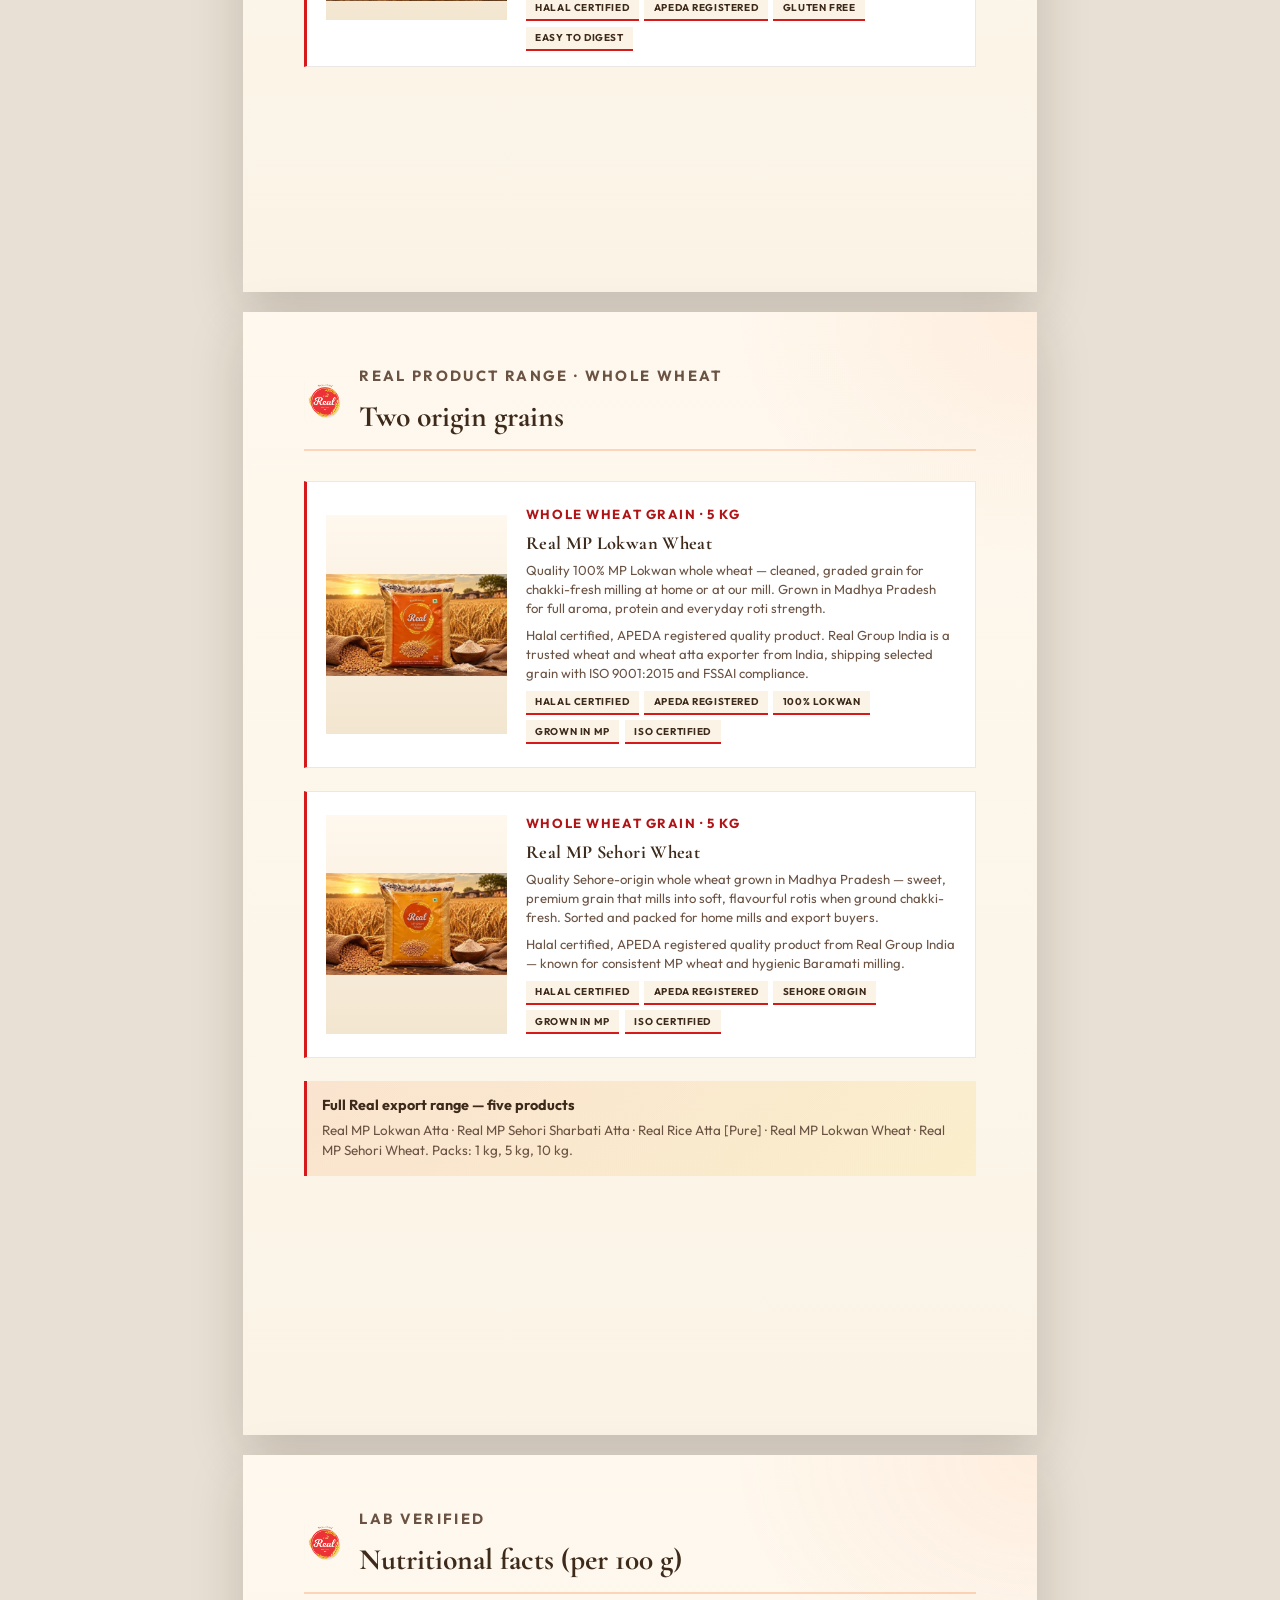
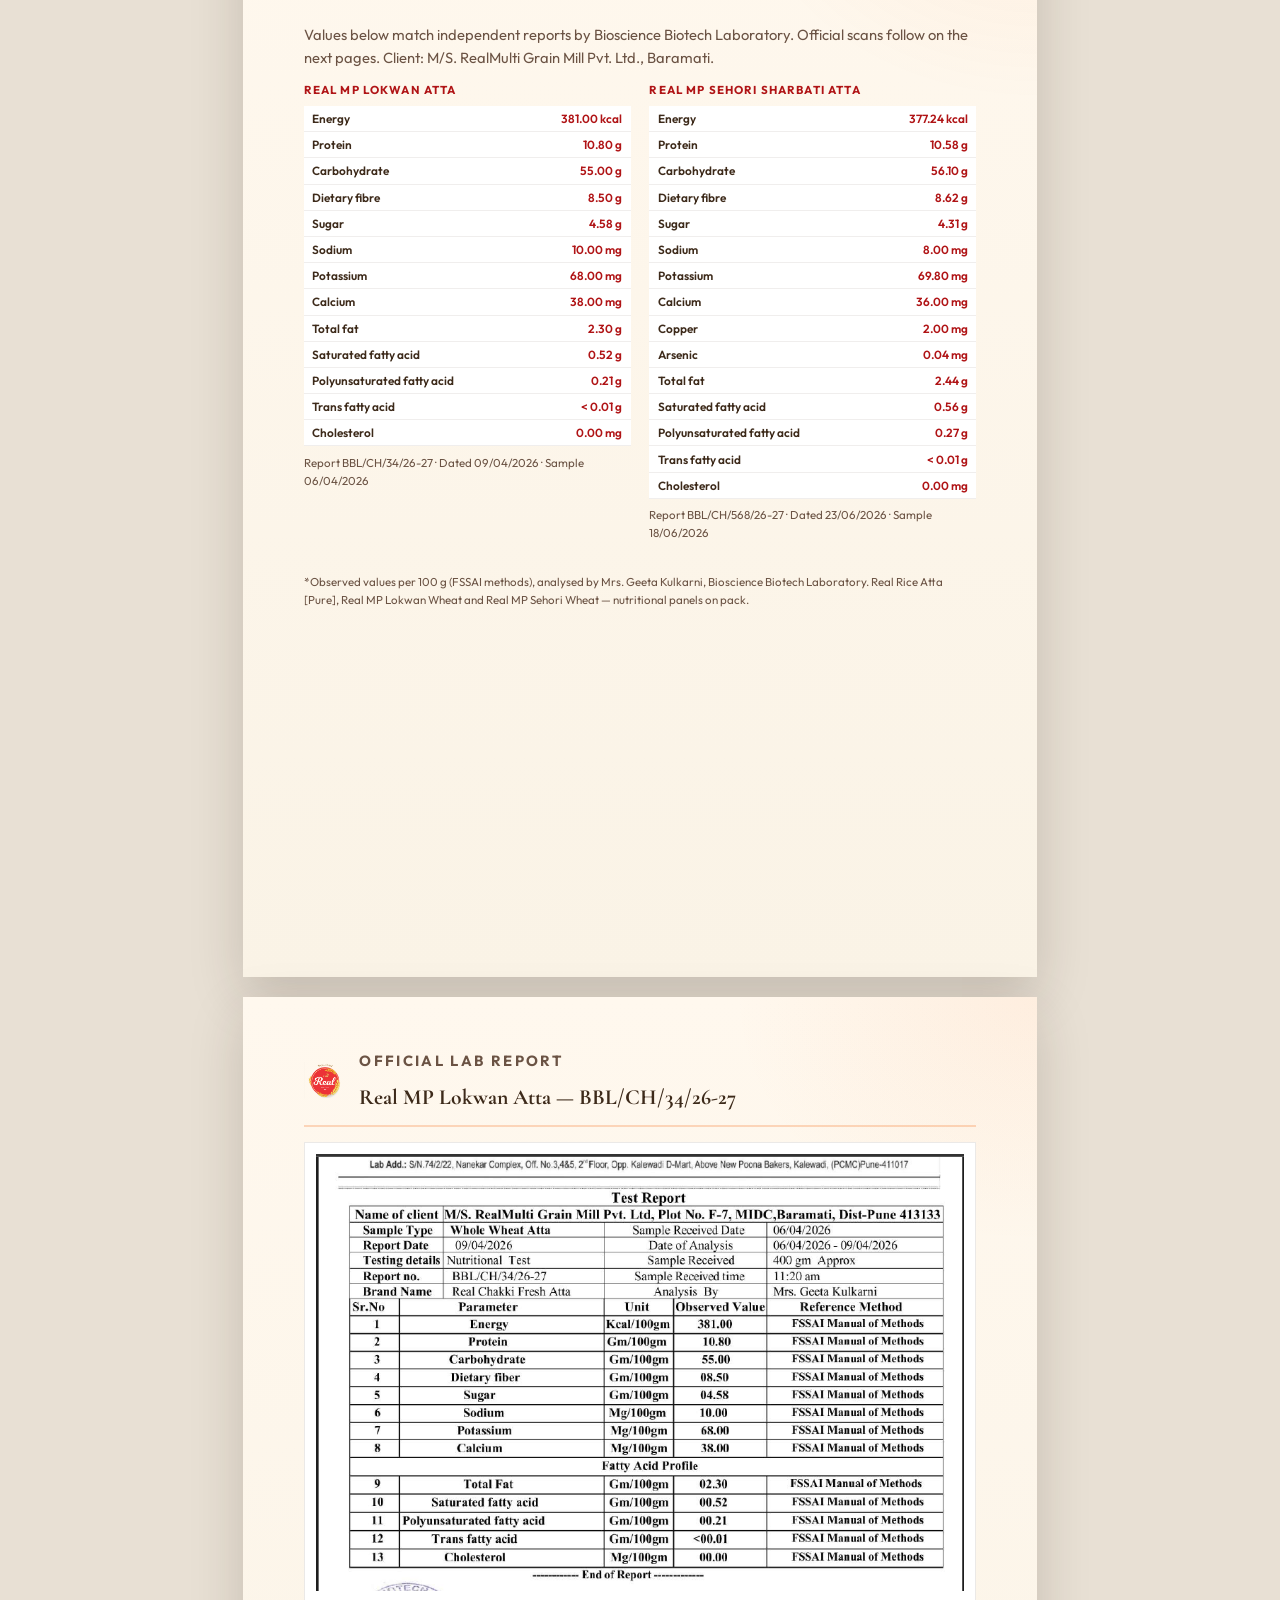
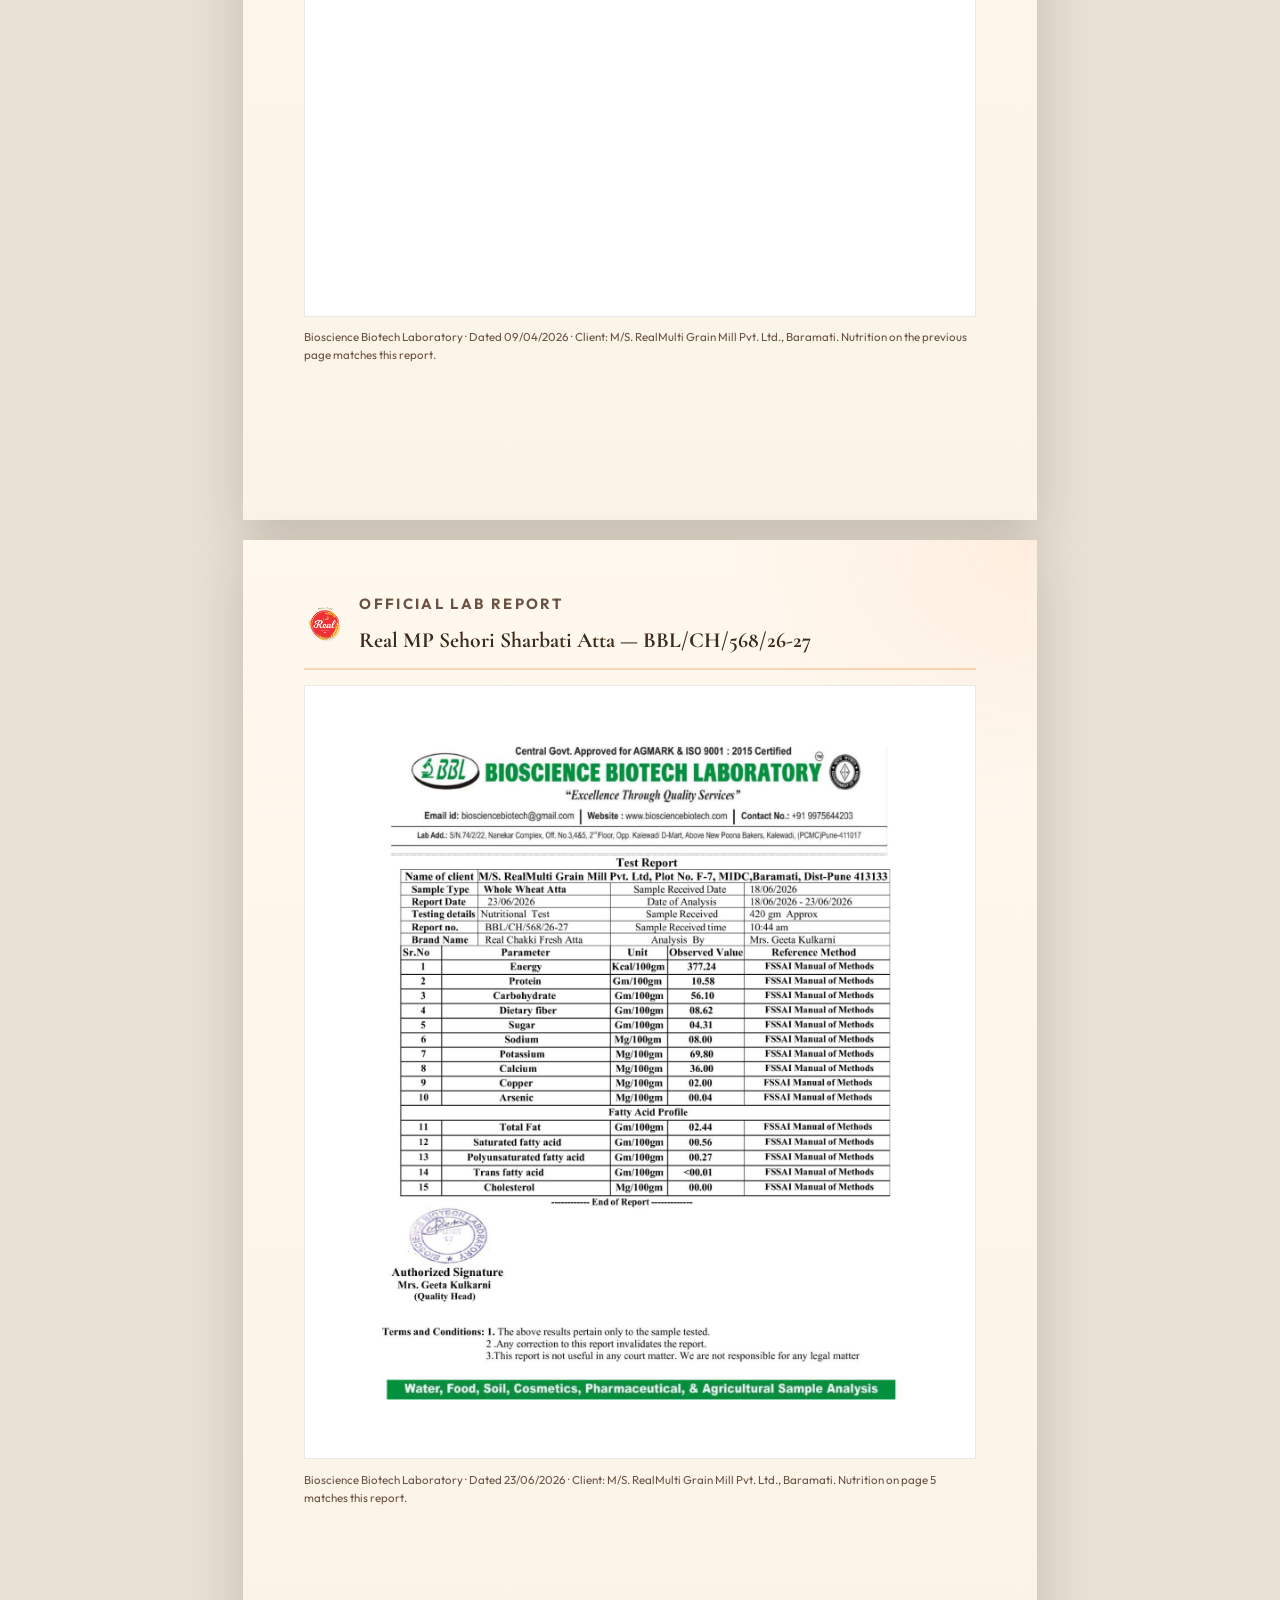
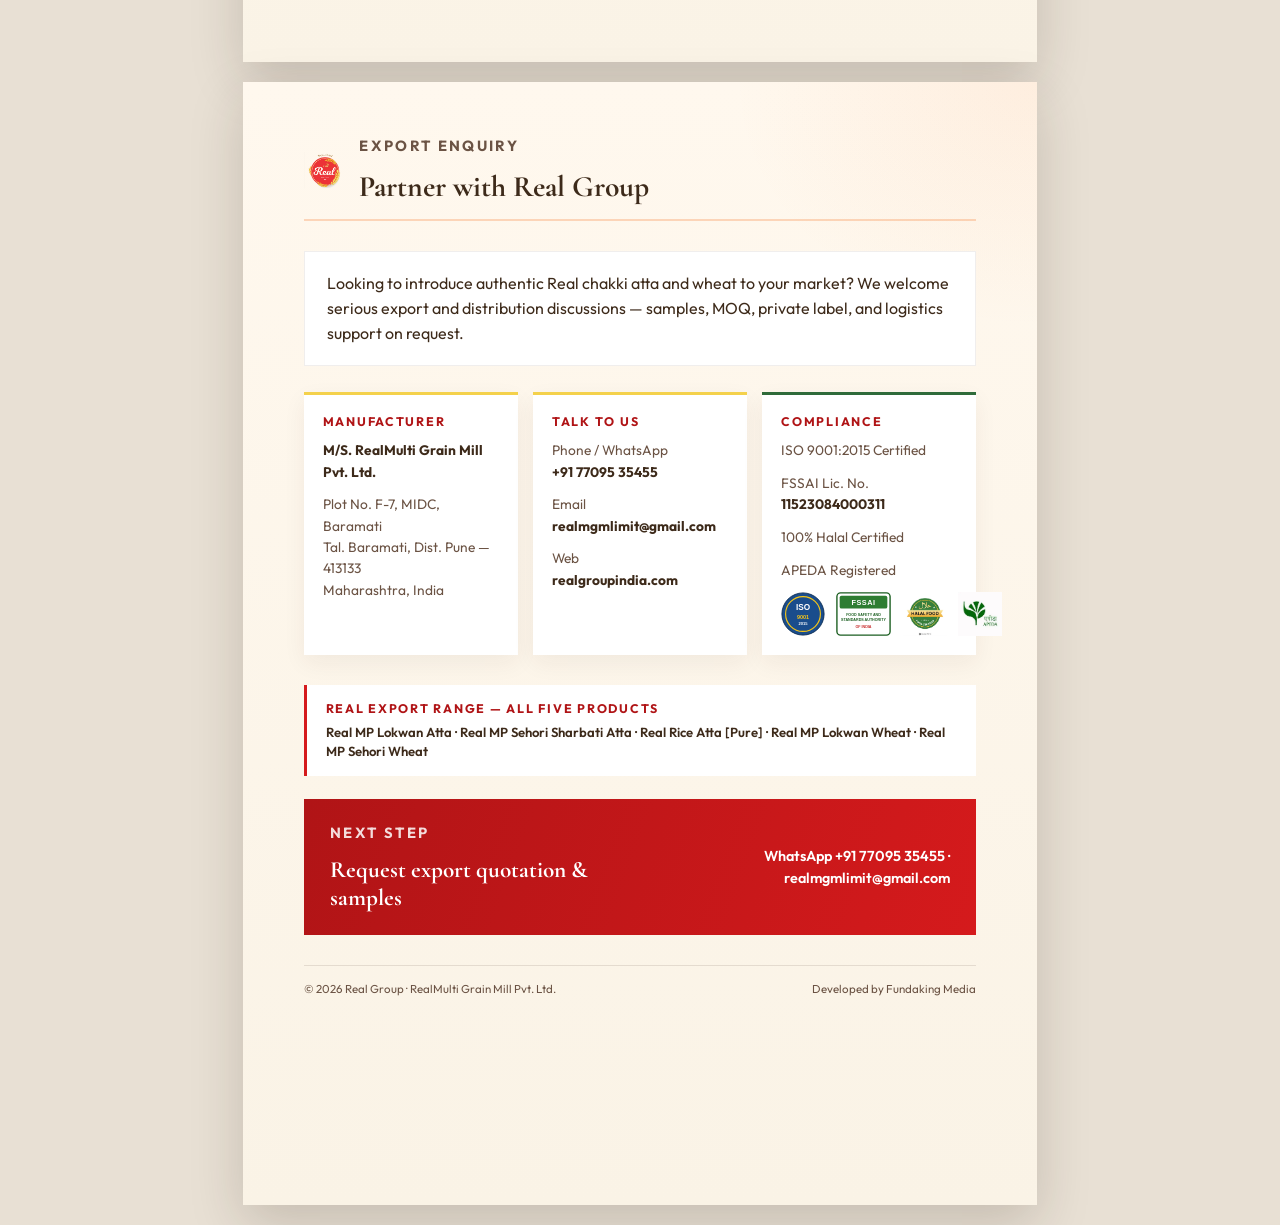
<file: brochure/index.html>
<!DOCTYPE html>
<html lang="en">
<head>
  <meta charset="UTF-8" />
  <meta name="viewport" content="width=device-width, initial-scale=1" />
  <title>Export Brochure | Real Chakki Fresh Atta — Real Group India</title>
  <meta name="description" content="Download the Real Group India export brochure — five Real products, Halal &amp; APEDA certifications, lab nutrition and contact details for wheat and atta importers." />
  <meta name="robots" content="index, follow" />
  <link rel="canonical" href="https://realgroupindia.com/brochure/" />
  <meta property="og:title" content="Export Brochure | Real Group India" />
  <meta property="og:description" content="8-page export brochure with Real product range, Halal, APEDA, ISO, FSSAI and lab reports." />
  <meta property="og:url" content="https://realgroupindia.com/brochure/" />
  <meta property="og:image" content="https://realgroupindia.com/assets/hero-product.png" />
  <meta property="og:type" content="website" />
  <meta name="twitter:card" content="summary_large_image" />
  <link rel="preconnect" href="https://fonts.googleapis.com" />
  <link rel="preconnect" href="https://fonts.gstatic.com" crossorigin />
  <link href="https://fonts.googleapis.com/css2?family=Cormorant+Garamond:ital,wght@0,600;0,700;1,500&family=Outfit:wght@400;500;600;700&display=swap" rel="stylesheet" />
  <link rel="stylesheet" href="brochure.css?v=4" />
</head>
<body>
  <div class="print-bar no-print">
    <strong>Real Group — Export Brochure</strong>
    <span>A4 · 8 pages</span>
    <a class="print-bar__download js-brochure-download" href="#" data-brochure-pdf="Real-Chakki-Fresh-Atta-Export-Brochure.pdf">Download PDF</a>
    <button type="button" onclick="window.print()">Print / Save PDF</button>
  </div>

  <!-- PAGE 1 — COVER -->
  <section class="page page-cover">
    <div class="cover-bg" aria-hidden="true"></div>
    <div class="cover-scrim"></div>
    <header class="cover-top">
      <img class="cover-logo" src="../assets/logo-real-atta.png?v=5" alt="Real Group" width="88" height="88" />
      <p class="cover-badge">Export Edition · 2026</p>
    </header>
    <div class="cover-center">
      <p class="cover-eyebrow">Real Group · Chakki Fresh</p>
      <h1>Premium Atta &amp; Wheat<br />for the World</h1>
      <p class="cover-lead">100% Pure · 0% Maida · Traditional Chakki Fresh · Lab Verified</p>
      <p class="cover-tag">Rooted in Trust, Growing with Excellence</p>
    </div>
    <footer class="cover-foot">
      <div>
        <strong>RealMulti Grain Mill Pvt. Ltd.</strong>
        <span>Baramati, Maharashtra, India</span>
      </div>
      <div class="cover-certs">
        <img src="../assets/badge-iso-9001.svg" alt="ISO 9001:2015" width="44" height="44" />
        <img src="../assets/badge-fssai.svg" alt="FSSAI" width="56" height="44" />
        <img src="../assets/badge-halal.png" alt="100% Halal Certified" width="44" height="44" />
        <img src="../assets/badge-apeda.png" alt="APEDA - Agricultural and Processed Food Products Export Development Authority" width="64" height="44" />
      </div>
    </footer>
  </section>

  <!-- PAGE 2 — COMPANY & CERTS -->
  <section class="page page-inner">
    <header class="page-head">
      <img src="../assets/logo-real-atta.png?v=5" alt="" width="42" height="42" />
      <div>
        <p class="eyebrow">Company Profile</p>
        <h2>From Baramati to global kitchens</h2>
      </div>
    </header>

    <article class="card card-intro">
      <h3>Who we are</h3>
      <p>
        <strong>M/S. RealMulti Grain Mill Pvt. Ltd.</strong> (Real Group India) is a trusted wheat and wheat atta exporter from India. We manufacture the full <em>Real</em> brand range — five SKUs of Lokwan and Sehori Sharbati atta, rice atta, and whole wheat — milled with traditional chakki methods in a hygienic mill at MIDC Baramati.
      </p>
      <p>
        Every product is a Halal certified, APEDA registered quality product — ISO 9001:2015 and FSSAI licensed, with independent lab reports on our atta lines.
      </p>
    </article>

    <div class="cert-banner cert-banner--4">
      <div class="cert-item">
        <img src="../assets/badge-iso-9001.svg" alt="ISO 9001:2015" width="56" height="56" />
        <div>
          <strong>ISO 9001:2015</strong>
          <p>Certified quality management system</p>
        </div>
      </div>
      <div class="cert-item">
        <img src="../assets/badge-fssai.svg" alt="FSSAI" width="70" height="56" />
        <div>
          <strong>FSSAI Lic. 11523084000311</strong>
          <p>Food Safety and Standards Authority of India</p>
        </div>
      </div>
      <div class="cert-item cert-item--halal">
        <img src="../assets/badge-halal.png" alt="100% Halal Certified" width="56" height="56" />
        <div>
          <strong>100% Halal Certified</strong>
          <p>Halal-compliant production for global markets</p>
        </div>
      </div>
      <div class="cert-item">
        <img src="../assets/badge-apeda.png" alt="APEDA" width="72" height="56" />
        <div>
          <strong>APEDA Registered</strong>
          <p>Agricultural &amp; Processed Food Products Export Development Authority</p>
        </div>
      </div>
    </div>

    <h3 class="section-label">Pack sizes</h3>
    <div class="pack-row">
      <div class="pack-chip"><strong>1 kg</strong><span>Retail / trial</span></div>
      <div class="pack-chip featured"><strong>5 kg</strong><span>Family favourite</span></div>
      <div class="pack-chip"><strong>10 kg</strong><span>Bulk / HORECA</span></div>
    </div>

    <ul class="claim-grid">
      <li>100% Pure · 0% Maida</li>
      <li>Chakki-ground freshness</li>
      <li>Five-SKU Real range</li>
      <li>No additives or preservatives</li>
      <li>Lab-tested nutrition</li>
      <li>Halal certified · APEDA · ISO · FSSAI</li>
    </ul>

    <div class="spec-bar">
      <div><span>Origin</span><strong>Madhya Pradesh wheat &amp; rice</strong></div>
      <div><span>Process</span><strong>Traditional chakki milling</strong></div>
      <div><span>Shelf life</span><strong>Best before 3 months from packing</strong></div>
    </div>
  </section>

  <!-- PAGE 3 — ATTA PRODUCTS -->
  <section class="page page-inner">
    <header class="page-head">
      <img src="../assets/logo-real-atta.png?v=5" alt="" width="42" height="42" />
      <div>
        <p class="eyebrow">Real Product Range · Atta</p>
        <h2>Three chakki-fresh attas</h2>
      </div>
    </header>

    <article class="product-sheet">
      <img src="../assets/products/mp-lokwan-atta.png?v=3" alt="Real MP Lokwan Atta 5kg pack" />
      <div>
        <p class="product-sheet__tag">Atta · 5 kg · Lab verified</p>
        <h3>Real MP Lokwan Atta</h3>
        <p>Quality whole wheat atta from MP Lokwan grain — high fibre, chakki-fresh, softer rotis. 0% maida · 100% atta. Lab-verified nutrition (BBL/CH/34/26-27).</p>
        <p>Halal certified, APEDA registered quality product from Real Group India — a trusted wheat and wheat atta exporter from India.</p>
        <ul class="sheet-pills">
          <li>Halal Certified</li>
          <li>APEDA Registered</li>
          <li>High Fiber</li>
          <li>Softer Roti</li>
        </ul>
      </div>
    </article>

    <article class="product-sheet">
      <img src="../assets/products/mp-sehori-sharbati-atta.png?v=3" alt="Real MP Sehori Sharbati Atta 5kg pack" />
      <div>
        <p class="product-sheet__tag">Atta · Premium · 5 kg · Lab verified</p>
        <h3>Real MP Sehori Sharbati Atta</h3>
        <p>Premium MP Sehore Sharbati whole wheat atta — vitamin-rich, naturally sweet grain for chapati and phulka. Traditional chakki grinding. 0% maida · 100% atta. Lab report BBL/CH/568/26-27.</p>
        <p>Halal certified, APEDA registered quality product. Independent lab reports and export-ready packs from Baramati.</p>
        <ul class="sheet-pills">
          <li>Halal Certified</li>
          <li>APEDA Registered</li>
          <li>Sharbati</li>
          <li>0% Maida</li>
        </ul>
      </div>
    </article>

    <article class="product-sheet">
      <img src="../assets/products/rice-atta-pure.png?v=3" alt="Real Rice Atta Pure 5kg pack" />
      <div>
        <p class="product-sheet__tag">Atta · 5 kg · Gluten free</p>
        <h3>Real Rice Atta [Pure]</h3>
        <p>Quality pure rice atta — naturally gluten-free, soft, smooth and easy to digest. For dosa, idli, chilla, bhakri and light meals. 0% maida · 100% rice.</p>
        <p>Halal certified, APEDA registered quality product from Real Group India, packed for households and distributors worldwide.</p>
        <ul class="sheet-pills">
          <li>Halal Certified</li>
          <li>APEDA Registered</li>
          <li>Gluten Free</li>
          <li>Easy to Digest</li>
        </ul>
      </div>
    </article>
  </section>

  <!-- PAGE 4 — WHEAT PRODUCTS -->
  <section class="page page-inner">
    <header class="page-head">
      <img src="../assets/logo-real-atta.png?v=5" alt="" width="42" height="42" />
      <div>
        <p class="eyebrow">Real Product Range · Whole wheat</p>
        <h2>Two origin grains</h2>
      </div>
    </header>

    <article class="product-sheet product-sheet--tall">
      <img src="../assets/products/mp-lokwan-wheat.png?v=3" alt="Real MP Lokwan Wheat 5kg pack" />
      <div>
        <p class="product-sheet__tag">Whole wheat grain · 5 kg</p>
        <h3>Real MP Lokwan Wheat</h3>
        <p>Quality 100% MP Lokwan whole wheat — cleaned, graded grain for chakki-fresh milling at home or at our mill. Grown in Madhya Pradesh for full aroma, protein and everyday roti strength.</p>
        <p>Halal certified, APEDA registered quality product. Real Group India is a trusted wheat and wheat atta exporter from India, shipping selected grain with ISO 9001:2015 and FSSAI compliance.</p>
        <ul class="sheet-pills">
          <li>Halal Certified</li>
          <li>APEDA Registered</li>
          <li>100% Lokwan</li>
          <li>Grown in MP</li>
          <li>ISO Certified</li>
        </ul>
      </div>
    </article>

    <article class="product-sheet product-sheet--tall">
      <img src="../assets/products/mp-sehori-wheat.png?v=3" alt="Real MP Sehori Wheat 5kg pack" />
      <div>
        <p class="product-sheet__tag">Whole wheat grain · 5 kg</p>
        <h3>Real MP Sehori Wheat</h3>
        <p>Quality Sehore-origin whole wheat grown in Madhya Pradesh — sweet, premium grain that mills into soft, flavourful rotis when ground chakki-fresh. Sorted and packed for home mills and export buyers.</p>
        <p>Halal certified, APEDA registered quality product from Real Group India — known for consistent MP wheat and hygienic Baramati milling.</p>
        <ul class="sheet-pills">
          <li>Halal Certified</li>
          <li>APEDA Registered</li>
          <li>Sehore Origin</li>
          <li>Grown in MP</li>
          <li>ISO Certified</li>
        </ul>
      </div>
    </article>

    <div class="callout">
      <strong>Full Real export range — five products</strong>
      <p>Real MP Lokwan Atta · Real MP Sehori Sharbati Atta · Real Rice Atta [Pure] · Real MP Lokwan Wheat · Real MP Sehori Wheat. Packs: 1 kg, 5 kg, 10 kg.</p>
    </div>
  </section>

  <!-- PAGE 5 — NUTRITION MATCHING LAB REPORTS -->
  <section class="page page-inner">
    <header class="page-head">
      <img src="../assets/logo-real-atta.png?v=5" alt="" width="42" height="42" />
      <div>
        <p class="eyebrow">Lab Verified</p>
        <h2>Nutritional facts (per 100 g)</h2>
      </div>
    </header>

    <p class="nutri-intro">
      Values below match independent reports by Bioscience Biotech Laboratory. Official scans follow on the next pages.
      Client: M/S. RealMulti Grain Mill Pvt. Ltd., Baramati.
    </p>

    <div class="nutri-grid">
      <article>
        <h3 class="nutri-title">Real MP Lokwan Atta</h3>
        <table class="nutri nutri-compact">
          <tr><th>Energy</th><td>381.00 kcal</td></tr>
          <tr><th>Protein</th><td>10.80 g</td></tr>
          <tr><th>Carbohydrate</th><td>55.00 g</td></tr>
          <tr><th>Dietary fibre</th><td>8.50 g</td></tr>
          <tr><th>Sugar</th><td>4.58 g</td></tr>
          <tr><th>Sodium</th><td>10.00 mg</td></tr>
          <tr><th>Potassium</th><td>68.00 mg</td></tr>
          <tr><th>Calcium</th><td>38.00 mg</td></tr>
          <tr><th>Total fat</th><td>2.30 g</td></tr>
          <tr><th>Saturated fatty acid</th><td>0.52 g</td></tr>
          <tr><th>Polyunsaturated fatty acid</th><td>0.21 g</td></tr>
          <tr><th>Trans fatty acid</th><td>&lt; 0.01 g</td></tr>
          <tr><th>Cholesterol</th><td>0.00 mg</td></tr>
        </table>
        <p class="fine">Report BBL/CH/34/26-27 · Dated 09/04/2026 · Sample 06/04/2026</p>
      </article>
      <article>
        <h3 class="nutri-title">Real MP Sehori Sharbati Atta</h3>
        <table class="nutri nutri-compact">
          <tr><th>Energy</th><td>377.24 kcal</td></tr>
          <tr><th>Protein</th><td>10.58 g</td></tr>
          <tr><th>Carbohydrate</th><td>56.10 g</td></tr>
          <tr><th>Dietary fibre</th><td>8.62 g</td></tr>
          <tr><th>Sugar</th><td>4.31 g</td></tr>
          <tr><th>Sodium</th><td>8.00 mg</td></tr>
          <tr><th>Potassium</th><td>69.80 mg</td></tr>
          <tr><th>Calcium</th><td>36.00 mg</td></tr>
          <tr><th>Copper</th><td>2.00 mg</td></tr>
          <tr><th>Arsenic</th><td>0.04 mg</td></tr>
          <tr><th>Total fat</th><td>2.44 g</td></tr>
          <tr><th>Saturated fatty acid</th><td>0.56 g</td></tr>
          <tr><th>Polyunsaturated fatty acid</th><td>0.27 g</td></tr>
          <tr><th>Trans fatty acid</th><td>&lt; 0.01 g</td></tr>
          <tr><th>Cholesterol</th><td>0.00 mg</td></tr>
        </table>
        <p class="fine">Report BBL/CH/568/26-27 · Dated 23/06/2026 · Sample 18/06/2026</p>
      </article>
    </div>

    <p class="fine nutri-footnote">
      *Observed values per 100 g (FSSAI methods), analysed by Mrs. Geeta Kulkarni, Bioscience Biotech Laboratory.
      Real Rice Atta [Pure], Real MP Lokwan Wheat and Real MP Sehori Wheat — nutritional panels on pack.
    </p>
  </section>

  <!-- PAGE 6 — LOKWAN LAB REPORT -->
  <section class="page page-inner page-report">
    <header class="page-head">
      <img src="../assets/logo-real-atta.png?v=5" alt="" width="42" height="42" />
      <div>
        <p class="eyebrow">Official lab report</p>
        <h2>Real MP Lokwan Atta — BBL/CH/34/26-27</h2>
      </div>
    </header>
    <figure class="report-frame">
      <img src="../assets/reports/test-report-wheat-atta.png" alt="Lab test report for Real MP Lokwan Atta, report BBL/CH/34/26-27 dated 09 April 2026" />
    </figure>
    <p class="fine">Bioscience Biotech Laboratory · Dated 09/04/2026 · Client: M/S. RealMulti Grain Mill Pvt. Ltd., Baramati. Nutrition on the previous page matches this report.</p>
  </section>

  <!-- PAGE 7 — SHARBATI LAB REPORT -->
  <section class="page page-inner page-report">
    <header class="page-head">
      <img src="../assets/logo-real-atta.png?v=5" alt="" width="42" height="42" />
      <div>
        <p class="eyebrow">Official lab report</p>
        <h2>Real MP Sehori Sharbati Atta — BBL/CH/568/26-27</h2>
      </div>
    </header>
    <figure class="report-frame">
      <img src="../assets/reports/test-report-sharbati-atta.png" alt="Lab test report for Real MP Sehori Sharbati Atta, report BBL/CH/568/26-27 dated 23 June 2026" />
    </figure>
    <p class="fine">Bioscience Biotech Laboratory · Dated 23/06/2026 · Client: M/S. RealMulti Grain Mill Pvt. Ltd., Baramati. Nutrition on page 5 matches this report.</p>
  </section>

  <!-- PAGE 8 — CONTACT -->
  <section class="page page-inner page-contact">
    <header class="page-head">
      <img src="../assets/logo-real-atta.png?v=5" alt="" width="42" height="42" />
      <div>
        <p class="eyebrow">Export Enquiry</p>
        <h2>Partner with Real Group</h2>
      </div>
    </header>

    <div class="hero-contact">
      <p>
        Looking to introduce authentic Real chakki atta and wheat to your market?
        We welcome serious export and distribution discussions — samples,
        MOQ, private label, and logistics support on request.
      </p>
    </div>

    <div class="contact-grid">
      <div class="contact-card">
        <h3>Manufacturer</h3>
        <p><strong>M/S. RealMulti Grain Mill Pvt. Ltd.</strong></p>
        <p>Plot No. F-7, MIDC, Baramati<br />
        Tal. Baramati, Dist. Pune — 413133<br />
        Maharashtra, India</p>
      </div>
      <div class="contact-card">
        <h3>Talk to us</h3>
        <p>Phone / WhatsApp<br /><strong>+91 77095 35455</strong></p>
        <p>Email<br /><strong>realmgmlimit@gmail.com</strong></p>
        <p>Web<br /><strong>realgroupindia.com</strong></p>
      </div>
      <div class="contact-card accent">
        <h3>Compliance</h3>
        <p>ISO 9001:2015 Certified</p>
        <p>FSSAI Lic. No.<br /><strong>11523084000311</strong></p>
        <p>100% Halal Certified</p>
        <p>APEDA Registered</p>
        <div class="mini-certs">
          <img src="../assets/badge-iso-9001.svg" alt="" width="48" height="48" />
          <img src="../assets/badge-fssai.svg" alt="" width="60" height="48" />
          <img src="../assets/badge-halal.png" alt="" width="48" height="48" />
          <img src="../assets/badge-apeda.png" alt="" width="64" height="48" />
        </div>
      </div>
    </div>

    <div class="product-recap">
      <h3>Real export range — all five products</h3>
      <p>Real MP Lokwan Atta · Real MP Sehori Sharbati Atta · Real Rice Atta [Pure] · Real MP Lokwan Wheat · Real MP Sehori Wheat</p>
    </div>

    <div class="cta-band">
      <div>
        <p class="eyebrow">Next step</p>
        <h3>Request export quotation &amp; samples</h3>
      </div>
      <p class="cta-note">WhatsApp +91 77095 35455 · realmgmlimit@gmail.com</p>
    </div>

    <footer class="brochure-footer">
      <span>© 2026 Real Group · RealMulti Grain Mill Pvt. Ltd.</span>
      <span>Developed by Fundaking Media</span>
    </footer>
  </section>
  <script src="../js/brochure-modal.js?v=7"></script>
</body>
</html>
</file>
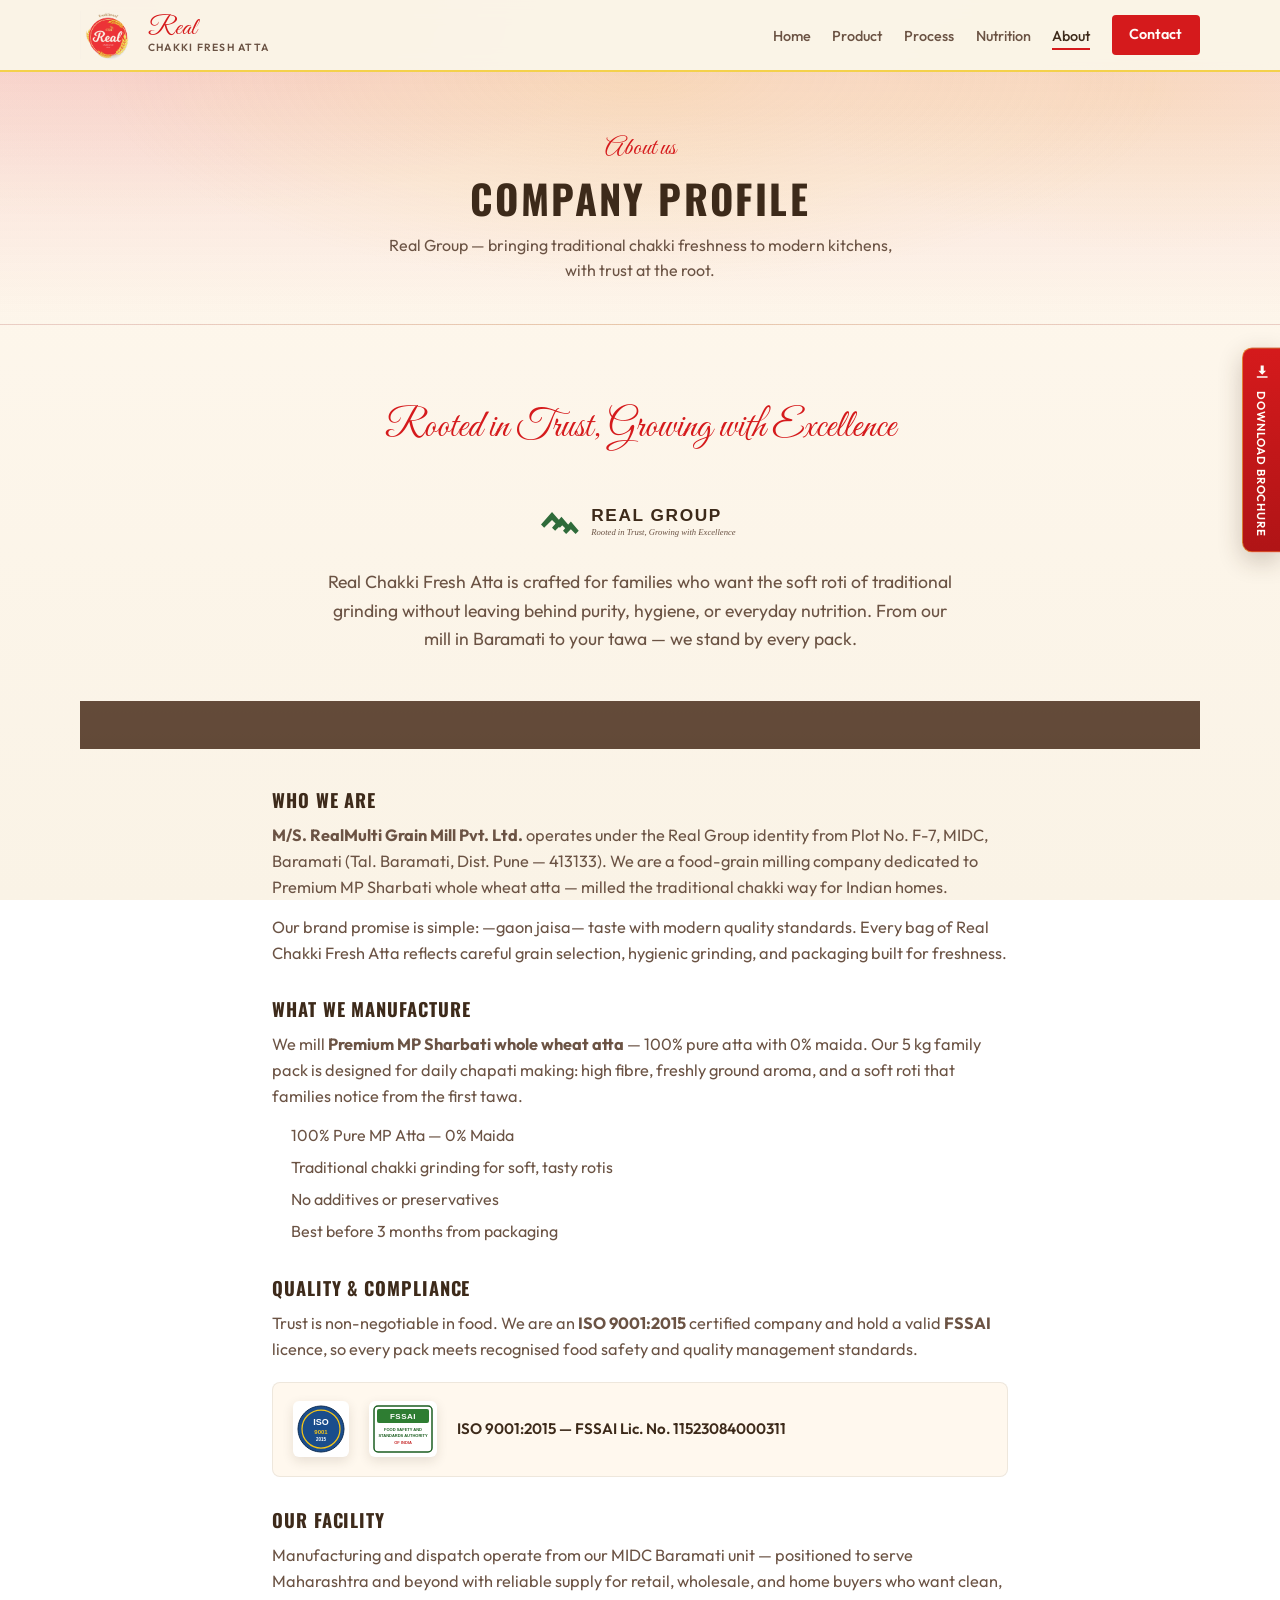
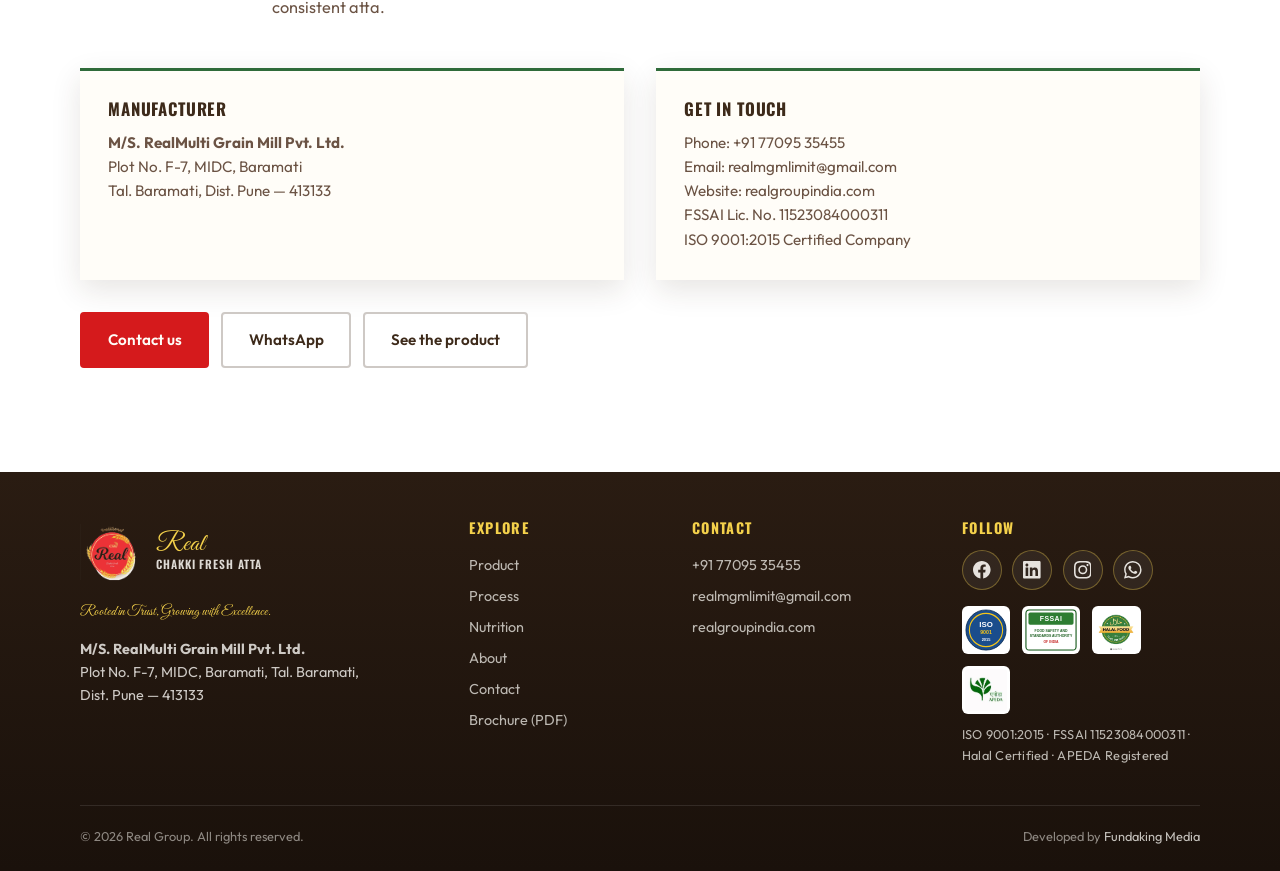
<file: about.html>
<!DOCTYPE html>
<html lang="en">
<head>
  <meta charset="UTF-8" />
  <meta name="viewport" content="width=device-width, initial-scale=1" />
  <title>About Real Group | RealMulti Grain Mill Pvt. Ltd.</title>
  <meta name="description" content="Company profile of RealMulti Grain Mill Pvt. Ltd. (Real Group), Baramati — ISO 9001:2015, FSSAI, Halal certified and APEDA registered makers of Real Chakki Fresh Atta." />
  <meta name="keywords" content="RealMulti Grain Mill, Real Group Baramati, ISO 9001 atta mill, FSSAI licensed mill" />
  <meta name="author" content="Real Group India — RealMulti Grain Mill Pvt. Ltd." />
  <meta name="robots" content="index, follow, max-image-preview:large, max-snippet:-1, max-video-preview:-1" />
  <meta name="googlebot" content="index, follow" />
  <link rel="canonical" href="https://realgroupindia.com/about.html" />
  <meta name="theme-color" content="#d51a1c" />
  <meta name="geo.region" content="IN-MH" />
  <meta name="geo.placename" content="Baramati" />

  <meta property="og:type" content="website" />
  <meta property="og:site_name" content="Real Group India" />
  <meta property="og:locale" content="en_IN" />
  <meta property="og:title" content="About Real Group | RealMulti Grain Mill Pvt. Ltd." />
  <meta property="og:description" content="Company profile of RealMulti Grain Mill Pvt. Ltd. (Real Group), Baramati — ISO 9001:2015, FSSAI, Halal certified and APEDA registered makers of Real Chakki Fresh Atta." />
  <meta property="og:url" content="https://realgroupindia.com/about.html" />
  <meta property="og:image" content="https://realgroupindia.com/assets/hero-product.png" />
  <meta property="og:image:alt" content="Real Chakki Fresh Atta — premium MP wheat atta from Real Group India" />
  <meta property="og:image:width" content="1200" />
  <meta property="og:image:height" content="630" />

  <meta name="twitter:card" content="summary_large_image" />
  <meta name="twitter:title" content="About Real Group | RealMulti Grain Mill Pvt. Ltd." />
  <meta name="twitter:description" content="Company profile of RealMulti Grain Mill Pvt. Ltd. (Real Group), Baramati — ISO 9001:2015, FSSAI, Halal certified and APEDA registered makers of Real Chakki Fresh Atta." />
  <meta name="twitter:image" content="https://realgroupindia.com/assets/hero-product.png" />

  <link rel="preconnect" href="https://fonts.googleapis.com" />
  <link rel="preconnect" href="https://fonts.gstatic.com" crossorigin />
  <link href="https://fonts.googleapis.com/css2?family=Great+Vibes&family=Oswald:wght@500;600&family=Outfit:wght@400;500;600;700&display=swap" rel="stylesheet" />
  <link rel="stylesheet" href="css/styles.css?v=22" />
  <link rel="icon" href="assets/favicon.png" type="image/png" />
  <link rel="apple-touch-icon" href="assets/favicon.png" />
  <script type="application/ld+json">
{
  "@context": "https://schema.org",
  "@type": "Organization",
  "@id": "https://realgroupindia.com/#organization",
  "name": "Real Group India",
  "alternateName": [
    "RealMulti Grain Mill Pvt. Ltd.",
    "Real Chakki Fresh Atta",
    "M/S. RealMulti Grain Mill Pvt. Ltd."
  ],
  "url": "https://realgroupindia.com/",
  "logo": "https://realgroupindia.com/assets/logo-real-atta.png",
  "image": "https://realgroupindia.com/assets/hero-product.png",
  "description": "Trusted wheat and wheat atta exporter from India. Halal certified, APEDA registered, ISO 9001:2015 and FSSAI licensed chakki-fresh MP Lokwan and Sehori Sharbati atta from Baramati.",
  "telephone": "+91-77095-35455",
  "email": "realmgmlimit@gmail.com",
  "address": {
    "@type": "PostalAddress",
    "streetAddress": "Plot No. F-7, MIDC, Baramati, Tal. Baramati",
    "addressLocality": "Baramati",
    "addressRegion": "Maharashtra",
    "postalCode": "413133",
    "addressCountry": "IN"
  },
  "areaServed": [
    "IN",
    "AE",
    "SA",
    "GB",
    "US",
    "CA",
    "AU",
    "SG"
  ],
  "sameAs": [
    "https://www.facebook.com/profile.php?id=61594869973632",
    "https://instagram.com/realgroupindia",
    "https://linkedin.com/company/realgroupindia",
    "https://wa.me/917709535455"
  ],
  "foundingLocation": {
    "@type": "Place",
    "name": "Baramati, Maharashtra, India"
  }
}
  </script>
  <script type="application/ld+json">
{
  "@context": "https://schema.org",
  "@type": "AboutPage",
  "name": "About Real Group",
  "url": "https://realgroupindia.com/about.html",
  "description": "Company profile of RealMulti Grain Mill Pvt. Ltd., Baramati.",
  "mainEntity": {
    "@id": "https://realgroupindia.com/#organization"
  }
}
  </script>
</head>
<body>
  <header class="site-header">
    <div class="header-inner">
      <a class="brand-link" href="index.html">
        <img src="assets/logo-real-atta.png?v=5" alt="Real Chakki Fresh Atta" width="56" height="56" />
        <span class="brand-text">
          <span class="script">Real</span>
          <span class="sub">Chakki Fresh Atta</span>
        </span>
      </a>
      <button class="nav-toggle" type="button" aria-label="Open menu" aria-expanded="false" aria-controls="site-nav">
        <span></span><span></span><span></span>
      </button>
      <nav class="site-nav" id="site-nav" aria-label="Primary">
        <ul>
          <li><a href="index.html">Home</a></li>
          <li><a href="product.html">Product</a></li>
          <li><a href="process.html">Process</a></li>
          <li><a href="nutrition.html">Nutrition</a></li>
          <li><a href="about.html" aria-current="page">About</a></li>
          <li><a class="nav-cta" href="contact.html">Contact</a></li>
        </ul>
      </nav>
    </div>
  </header>

  <main>
    <header class="page-hero">
      <div class="container">
        <p class="eyebrow">About us</p>
        <h1>Company Profile</h1>
        <p>Real Group — bringing traditional chakki freshness to modern kitchens, with trust at the root.</p>
      </div>
    </header>

    <section class="section">
      <div class="container">
        <p class="motto reveal">Rooted in Trust, Growing with Excellence</p>

        <div class="about-intro reveal">
          <img class="logo-group" src="assets/logo-real-group.svg" alt="Real Group" width="220" height="50" style="margin:0 auto 1.25rem;display:block;" />
          <p>Real Chakki Fresh Atta is crafted for families who want the soft roti of traditional grinding without leaving behind purity, hygiene, or everyday nutrition. From our mill in Baramati to your tawa — we stand by every pack.</p>
        </div>

        <img class="village-band reveal" src="assets/village-divider.svg" alt="" style="margin:0 auto 2.5rem;max-width:100%;" />

        <div class="about-profile reveal">
          <h2>Who we are</h2>
          <p>
            <strong>M/S. RealMulti Grain Mill Pvt. Ltd.</strong> operates under the Real Group identity from Plot No. F-7, MIDC, Baramati (Tal. Baramati, Dist. Pune — 413133). We are a food-grain milling company dedicated to Premium MP Sharbati whole wheat atta — milled the traditional chakki way for Indian homes.
          </p>
          <p>
            Our brand promise is simple: —gaon jaisa— taste with modern quality standards. Every bag of Real Chakki Fresh Atta reflects careful grain selection, hygienic grinding, and packaging built for freshness.
          </p>

          <h2>What we manufacture</h2>
          <p>
            We mill <strong>Premium MP Sharbati whole wheat atta</strong> — 100% pure atta with 0% maida. Our 5 kg family pack is designed for daily chapati making: high fibre, freshly ground aroma, and a soft roti that families notice from the first tawa.
          </p>
          <ul>
            <li>100% Pure MP Atta — 0% Maida</li>
            <li>Traditional chakki grinding for soft, tasty rotis</li>
            <li>No additives or preservatives</li>
            <li>Best before 3 months from packaging</li>
          </ul>

          <h2>Quality &amp; compliance</h2>
          <p>
            Trust is non-negotiable in food. We are an <strong>ISO 9001:2015</strong> certified company and hold a valid <strong>FSSAI</strong> licence, so every pack meets recognised food safety and quality management standards.
          </p>
          <div class="cert-badges">
            <img src="assets/badge-iso-9001.svg" alt="ISO 9001:2015" width="72" height="72" />
            <img src="assets/badge-fssai.svg" alt="FSSAI" width="90" height="72" />
            <p>ISO 9001:2015 — FSSAI Lic. No. 11523084000311</p>
          </div>

          <h2>Our facility</h2>
          <p>
            Manufacturing and dispatch operate from our MIDC Baramati unit — positioned to serve Maharashtra and beyond with reliable supply for retail, wholesale, and home buyers who want clean, consistent atta.
          </p>
        </div>

        <div class="about-grid">
          <article class="about-panel reveal">
            <h3>Manufacturer</h3>
            <address>
              <strong>M/S. RealMulti Grain Mill Pvt. Ltd.</strong><br />
              Plot No. F-7, MIDC, Baramati<br />
              Tal. Baramati, Dist. Pune — 413133
            </address>
          </article>
          <article class="about-panel reveal">
            <h3>Get in touch</h3>
            <address>
              Phone: <a href="tel:+917709535455">+91 77095 35455</a><br />
              Email: <a href="mailto:realmgmlimit@gmail.com">realmgmlimit@gmail.com</a><br />
              Website: <a href="https://realgroupindia.com" target="_blank" rel="noopener">realgroupindia.com</a><br />
              FSSAI Lic. No. 11523084000311<br />
              ISO 9001:2015 Certified Company
            </address>
          </article>
        </div>

        <div class="about-cta reveal">
          <a class="btn btn-primary" href="contact.html">Contact us</a>
          <a class="btn btn-outline" href="https://wa.me/917709535455?text=Hi%2C%20I%20want%20to%20know%20more%20about%20Real%20Chakki%20Fresh%20Atta" target="_blank" rel="noopener">WhatsApp</a>
          <a class="btn btn-outline" href="product.html">See the product</a>
        </div>
      </div>
    </section>
  </main>

  <footer class="site-footer">
    <div class="container footer-grid footer-grid--rich">
      <div class="footer-brand">
        <a class="brand-link" href="index.html">
          <img src="assets/logo-real-atta.png?v=5" alt="Real Chakki Fresh Atta" width="56" height="56" />
          <span class="brand-text">
            <span class="script">Real</span>
            <span class="sub">Chakki Fresh Atta</span>
          </span>
        </a>
        <p class="footer-motto">Rooted in Trust, Growing with Excellence.</p>
        <p><strong>M/S. RealMulti Grain Mill Pvt. Ltd.</strong><br />
        Plot No. F-7, MIDC, Baramati, Tal. Baramati,<br />
        Dist. Pune — 413133</p>
      </div>
      <div class="footer-col">
        <h3>Explore</h3>
        <a href="product.html">Product</a>
        <a href="process.html">Process</a>
        <a href="nutrition.html">Nutrition</a>
        <a href="about.html">About</a>
        <a href="contact.html">Contact</a>
        <a class="js-brochure-download" href="#" data-brochure-pdf="brochure/Real-Chakki-Fresh-Atta-Export-Brochure.pdf">Brochure (PDF)</a>
      </div>
      <div class="footer-col">
        <h3>Contact</h3>
        <a href="tel:+917709535455">+91 77095 35455</a>
        <a href="mailto:realmgmlimit@gmail.com">realmgmlimit@gmail.com</a>
        <a href="https://realgroupindia.com" target="_blank" rel="noopener noreferrer">realgroupindia.com</a>
      </div>
      <div class="footer-col">
        <h3>Follow</h3>
        <div class="footer-social" aria-label="Social media">
          <a class="footer-social__link" href="https://www.facebook.com/profile.php?id=61594869973632" target="_blank" rel="noopener noreferrer" aria-label="Facebook">
            <svg viewBox="0 0 24 24" aria-hidden="true"><path fill="currentColor" d="M24 12.073c0-6.627-5.373-12-12-12s-12 5.373-12 12c0 5.99 4.388 10.954 10.125 11.854v-8.385H7.078v-3.47h3.047V9.43c0-3.007 1.792-4.669 4.533-4.669 1.312 0 2.686.235 2.686.235v2.953H15.83c-1.491 0-1.956.925-1.956 1.874v2.25h3.328l-.532 3.47h-2.796v8.385C19.612 23.027 24 18.062 24 12.073z"/></svg>
          </a>
          <a class="footer-social__link" href="https://linkedin.com/company/realgroupindia" target="_blank" rel="noopener noreferrer" aria-label="LinkedIn">
            <svg viewBox="0 0 24 24" aria-hidden="true"><path fill="currentColor" d="M20.447 20.452h-3.554v-5.569c0-1.328-.027-3.037-1.852-3.037-1.853 0-2.136 1.445-2.136 2.939v5.667H9.351V9h3.414v1.561h.046c.477-.9 1.637-1.85 3.37-1.85 3.601 0 4.267 2.37 4.267 5.455v6.286zM5.337 7.433c-1.144 0-2.063-.926-2.063-2.065 0-1.138.92-2.063 2.063-2.063 1.14 0 2.064.925 2.064 2.063 0 1.139-.925 2.065-2.064 2.065zm1.782 13.019H3.555V9h3.564v11.452zM22.225 0H1.771C.792 0 0 .774 0 1.729v20.542C0 23.227.792 24 1.771 24h20.451C23.2 24 24 23.227 24 22.271V1.729C24 .774 23.2 0 22.222 0h.003z"/></svg>
          </a>
          <a class="footer-social__link" href="https://instagram.com/realgroupindia" target="_blank" rel="noopener noreferrer" aria-label="Instagram">
            <svg viewBox="0 0 24 24" aria-hidden="true"><path fill="currentColor" d="M12 2.163c3.204 0 3.584.012 4.85.07 3.252.148 4.771 1.691 4.919 4.919.058 1.265.069 1.645.069 4.849 0 3.205-.012 3.584-.069 4.849-.149 3.225-1.664 4.771-4.919 4.919-1.266.058-1.644.07-4.85.07-3.204 0-3.584-.012-4.849-.07-3.26-.149-4.771-1.699-4.919-4.92-.058-1.265-.07-1.644-.07-4.849 0-3.204.013-3.583.07-4.849.149-3.227 1.664-4.771 4.919-4.919 1.266-.057 1.645-.069 4.849-.069zm0-2.163c-3.259 0-3.667.014-4.947.072-4.358.2-6.78 2.618-6.98 6.98-.059 1.281-.073 1.689-.073 4.948 0 3.259.014 3.668.072 4.948.2 4.358 2.618 6.78 6.98 6.98 1.281.058 1.689.072 4.948.072 3.259 0 3.668-.014 4.948-.072 4.354-.2 6.782-2.618 6.979-6.98.059-1.28.073-1.689.073-4.948 0-3.259-.014-3.667-.072-4.947-.196-4.354-2.617-6.78-6.979-6.98C15.667.014 15.259 0 12 0zm0 5.838a6.162 6.162 0 100 12.324 6.162 6.162 0 000-12.324zM12 16a4 4 0 110-8 4 4 0 010 8zm6.406-11.845a1.44 1.44 0 100 2.881 1.44 1.44 0 000-2.881z"/></svg>
          </a>
          <a class="footer-social__link" href="https://wa.me/917709535455" target="_blank" rel="noopener noreferrer" aria-label="WhatsApp">
            <svg viewBox="0 0 24 24" aria-hidden="true"><path fill="currentColor" d="M17.472 14.382c-.297-.149-1.758-.867-2.03-.967-.273-.099-.471-.148-.67.15-.197.297-.767.966-.94 1.164-.173.199-.347.223-.644.075-.297-.15-1.255-.463-2.39-1.475-.883-.788-1.48-1.761-1.653-2.059-.173-.297-.018-.458.13-.606.134-.133.298-.347.446-.52.149-.174.198-.298.298-.497.099-.198.05-.371-.025-.52-.075-.149-.669-1.612-.916-2.207-.242-.579-.487-.5-.669-.51-.173-.008-.371-.01-.57-.01-.198 0-.52.074-.792.372-.272.297-1.04 1.016-1.04 2.479 0 1.462 1.065 2.875 1.213 3.074.149.198 2.096 3.2 5.077 4.487.709.306 1.262.489 1.694.625.712.227 1.36.195 1.871.118.571-.085 1.758-.719 2.006-1.413.248-.694.248-1.289.173-1.413-.074-.124-.272-.198-.57-.347m-5.421 7.403h-.004a9.87 9.87 0 01-5.031-1.378l-.361-.214-3.741.982.998-3.648-.235-.374a9.86 9.86 0 01-1.51-5.26c.001-5.45 4.436-9.884 9.888-9.884 2.64 0 5.122 1.03 6.988 2.898a9.825 9.825 0 012.893 6.994c-.003 5.45-4.435 9.884-9.885 9.884m8.413-18.297A11.815 11.815 0 0012.05 0C5.495 0 .16 5.335.157 11.892c0 2.096.547 4.142 1.588 5.945L.057 24l6.305-1.654a11.882 11.882 0 005.683 1.448h.005c6.554 0 11.89-5.335 11.893-11.893a11.821 11.821 0 00-3.48-8.413z"/></svg>
          </a>
        </div>
        <div class="footer-certs"><div class="footer-certs__logos"><img src="assets/badge-iso-9001.svg" alt="ISO 9001:2015" width="48" height="48" /><img src="assets/badge-fssai.svg" alt="FSSAI" width="60" height="48" /><img src="assets/badge-halal.png" alt="100% Halal Certified" width="48" height="48" /><img src="assets/badge-apeda.png" alt="APEDA - Agricultural and Processed Food Products Export Development Authority" width="72" height="48" /></div><p>ISO 9001:2015 · FSSAI 11523084000311 · Halal Certified · APEDA Registered</p></div>
      </div>
    </div>
    <div class="container footer-bottom">
      <span>&copy; <span id="y"></span> Real Group. All rights reserved.</span>
      <span>Developed by <a href="https://fundaking.com/" target="_blank" rel="noopener noreferrer">Fundaking Media</a></span>
    </div>
  </footer>
  <script>document.getElementById("y").textContent = new Date().getFullYear();</script>
  <script src="js/main.js"></script>
  <script src="js/brochure-modal.js?v=7"></script>
</body>
</html>
</file>
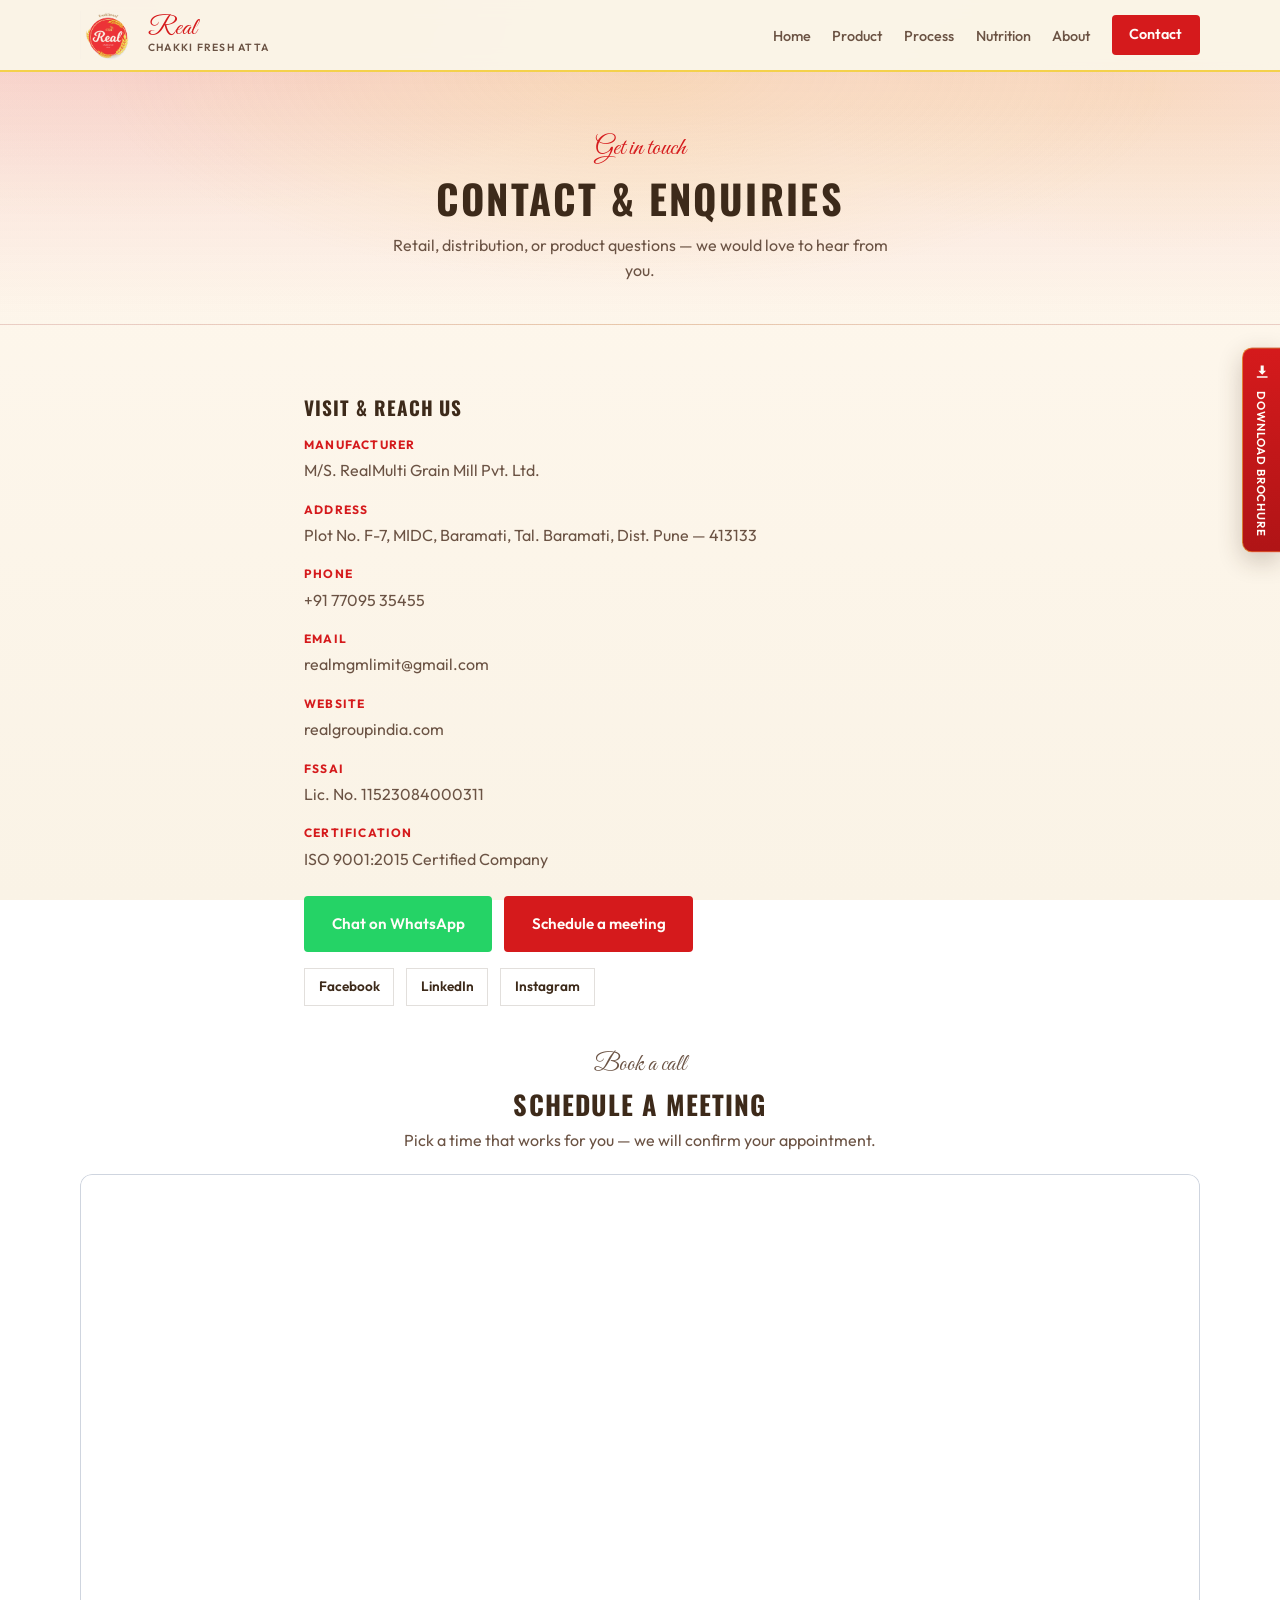
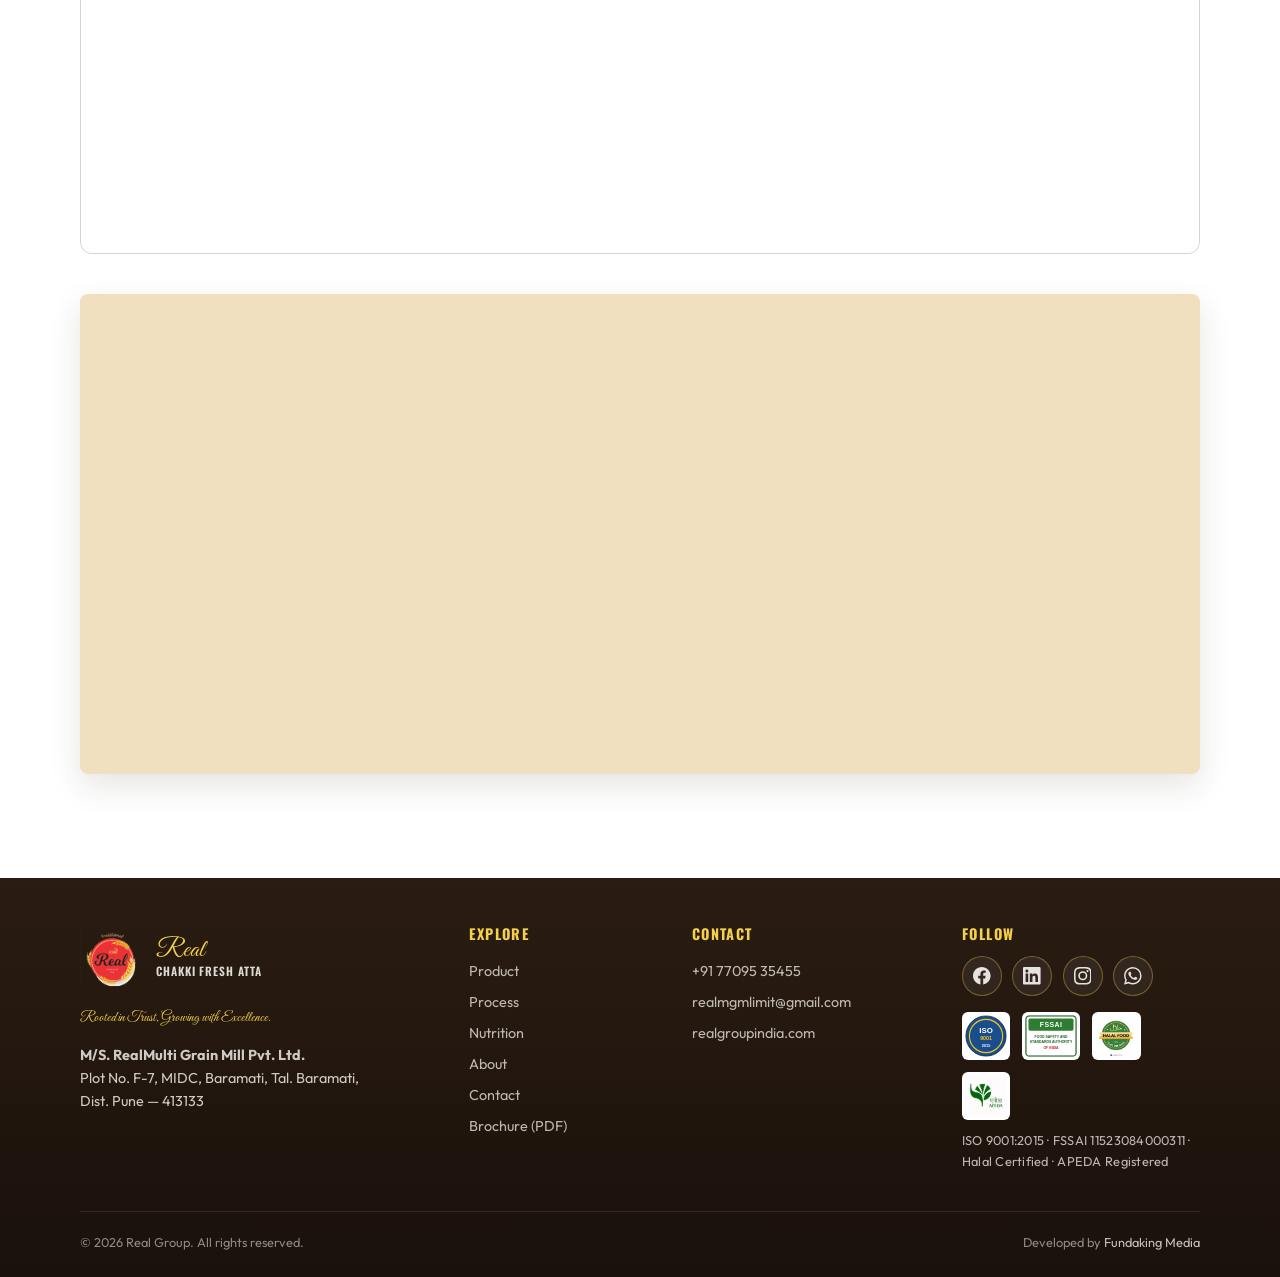
<file: contact.html>
<!DOCTYPE html>
<html lang="en">
<head>
  <meta charset="UTF-8" />
  <meta name="viewport" content="width=device-width, initial-scale=1" />
  <title>Contact Real Group | Export &amp; Distribution Enquiry</title>
  <meta name="description" content="Contact Real Group India for Real Chakki Fresh Atta export and distribution. Call +91 77095 35455, email realmgmlimit@gmail.com, MIDC Baramati." />
  <meta name="keywords" content="contact Real Group India, atta exporter enquiry, Baramati mill contact, wheat export quote" />
  <meta name="author" content="Real Group India — RealMulti Grain Mill Pvt. Ltd." />
  <meta name="robots" content="index, follow, max-image-preview:large, max-snippet:-1, max-video-preview:-1" />
  <meta name="googlebot" content="index, follow" />
  <link rel="canonical" href="https://realgroupindia.com/contact.html" />
  <meta name="theme-color" content="#d51a1c" />
  <meta name="geo.region" content="IN-MH" />
  <meta name="geo.placename" content="Baramati" />

  <meta property="og:type" content="website" />
  <meta property="og:site_name" content="Real Group India" />
  <meta property="og:locale" content="en_IN" />
  <meta property="og:title" content="Contact Real Group | Export &amp; Distribution Enquiry" />
  <meta property="og:description" content="Contact Real Group India for Real Chakki Fresh Atta export and distribution. Call +91 77095 35455, email realmgmlimit@gmail.com, MIDC Baramati." />
  <meta property="og:url" content="https://realgroupindia.com/contact.html" />
  <meta property="og:image" content="https://realgroupindia.com/assets/hero-product.png" />
  <meta property="og:image:alt" content="Real Chakki Fresh Atta — premium MP wheat atta from Real Group India" />
  <meta property="og:image:width" content="1200" />
  <meta property="og:image:height" content="630" />

  <meta name="twitter:card" content="summary_large_image" />
  <meta name="twitter:title" content="Contact Real Group | Export &amp; Distribution Enquiry" />
  <meta name="twitter:description" content="Contact Real Group India for Real Chakki Fresh Atta export and distribution. Call +91 77095 35455, email realmgmlimit@gmail.com, MIDC Baramati." />
  <meta name="twitter:image" content="https://realgroupindia.com/assets/hero-product.png" />

  <link rel="preconnect" href="https://fonts.googleapis.com" />
  <link rel="preconnect" href="https://fonts.gstatic.com" crossorigin />
  <link href="https://fonts.googleapis.com/css2?family=Great+Vibes&family=Oswald:wght@500;600&family=Outfit:wght@400;500;600;700&display=swap" rel="stylesheet" />
  <link rel="stylesheet" href="css/styles.css?v=22" />
  <link rel="icon" href="assets/favicon.png" type="image/png" />
  <link rel="apple-touch-icon" href="assets/favicon.png" />
  <script type="application/ld+json">
{
  "@context": "https://schema.org",
  "@type": "Organization",
  "@id": "https://realgroupindia.com/#organization",
  "name": "Real Group India",
  "alternateName": [
    "RealMulti Grain Mill Pvt. Ltd.",
    "Real Chakki Fresh Atta",
    "M/S. RealMulti Grain Mill Pvt. Ltd."
  ],
  "url": "https://realgroupindia.com/",
  "logo": "https://realgroupindia.com/assets/logo-real-atta.png",
  "image": "https://realgroupindia.com/assets/hero-product.png",
  "description": "Trusted wheat and wheat atta exporter from India. Halal certified, APEDA registered, ISO 9001:2015 and FSSAI licensed chakki-fresh MP Lokwan and Sehori Sharbati atta from Baramati.",
  "telephone": "+91-77095-35455",
  "email": "realmgmlimit@gmail.com",
  "address": {
    "@type": "PostalAddress",
    "streetAddress": "Plot No. F-7, MIDC, Baramati, Tal. Baramati",
    "addressLocality": "Baramati",
    "addressRegion": "Maharashtra",
    "postalCode": "413133",
    "addressCountry": "IN"
  },
  "areaServed": [
    "IN",
    "AE",
    "SA",
    "GB",
    "US",
    "CA",
    "AU",
    "SG"
  ],
  "sameAs": [
    "https://www.facebook.com/profile.php?id=61594869973632",
    "https://instagram.com/realgroupindia",
    "https://linkedin.com/company/realgroupindia",
    "https://wa.me/917709535455"
  ],
  "foundingLocation": {
    "@type": "Place",
    "name": "Baramati, Maharashtra, India"
  }
}
  </script>
  <script type="application/ld+json">
{
  "@context": "https://schema.org",
  "@type": "ContactPage",
  "name": "Contact Real Group",
  "url": "https://realgroupindia.com/contact.html",
  "description": "Export and distribution enquiry for Real Chakki Fresh Atta.",
  "mainEntity": {
    "@id": "https://realgroupindia.com/#organization"
  }
}
  </script>
</head>
<body>
  <header class="site-header">
    <div class="header-inner">
      <a class="brand-link" href="index.html">
        <img src="assets/logo-real-atta.png?v=5" alt="Real Chakki Fresh Atta" width="56" height="56" />
        <span class="brand-text">
          <span class="script">Real</span>
          <span class="sub">Chakki Fresh Atta</span>
        </span>
      </a>
      <button class="nav-toggle" type="button" aria-label="Open menu" aria-expanded="false" aria-controls="site-nav">
        <span></span><span></span><span></span>
      </button>
      <nav class="site-nav" id="site-nav" aria-label="Primary">
        <ul>
          <li><a href="index.html">Home</a></li>
          <li><a href="product.html">Product</a></li>
          <li><a href="process.html">Process</a></li>
          <li><a href="nutrition.html">Nutrition</a></li>
          <li><a href="about.html">About</a></li>
          <li><a class="nav-cta" href="contact.html" aria-current="page">Contact</a></li>
        </ul>
      </nav>
    </div>
  </header>

  <main>
    <header class="page-hero">
      <div class="container">
        <p class="eyebrow">Get in touch</p>
        <h1>Contact &amp; enquiries</h1>
        <p>Retail, distribution, or product questions — we would love to hear from you.</p>
      </div>
    </header>

    <section class="section">
      <div class="container contact-page-grid">
        <div class="contact-details reveal">
          <h2>Visit &amp; reach us</h2>
          <dl>
            <dt>Manufacturer</dt>
            <dd>M/S. RealMulti Grain Mill Pvt. Ltd.</dd>
            <dt>Address</dt>
            <dd>Plot No. F-7, MIDC, Baramati, Tal. Baramati, Dist. Pune — 413133</dd>
            <dt>Phone</dt>
            <dd><a href="tel:+917709535455">+91 77095 35455</a></dd>
            <dt>Email</dt>
            <dd><a href="mailto:realmgmlimit@gmail.com">realmgmlimit@gmail.com</a></dd>
            <dt>Website</dt>
            <dd><a href="https://realgroupindia.com" target="_blank" rel="noopener">realgroupindia.com</a></dd>
            <dt>FSSAI</dt>
            <dd>Lic. No. 11523084000311</dd>
            <dt>Certification</dt>
            <dd>ISO 9001:2015 Certified Company</dd>
          </dl>
          <div class="contact-actions">
            <a class="btn btn-whatsapp" href="https://wa.me/917709535455?text=Hi%2C%20I%20have%20an%20enquiry%20about%20Real%20Chakki%20Fresh%20Atta" target="_blank" rel="noopener noreferrer">Chat on WhatsApp</a>
            <a class="btn btn-primary" href="#book-meeting">Schedule a meeting</a>
          </div>
          <div class="social-links" aria-label="Social media">
            <a href="https://www.facebook.com/profile.php?id=61594869973632" target="_blank" rel="noopener">Facebook</a>
            <a href="https://linkedin.com/company/realgroupindia" target="_blank" rel="noopener">LinkedIn</a>
            <a href="https://instagram.com/realgroupindia" target="_blank" rel="noopener">Instagram</a>
          </div>
        </div>
      </div>

      <div class="container booking-block reveal" id="book-meeting">
        <div class="booking-block__head">
          <p class="eyebrow">Book a call</p>
          <h2>Schedule a meeting</h2>
          <p>Pick a time that works for you — we will confirm your appointment.</p>
        </div>
        <div class="booking-embed">
          <iframe
            src="https://ultralooper.com/book/shrikant-shinde?embed=1"
            title="Book a meeting with Real Group"
            loading="lazy"
            referrerpolicy="strict-origin-when-cross-origin"
            scrolling="no"></iframe>
        </div>
      </div>

      <div class="container map-embed reveal">
        <iframe
          title="RealMulti Grain Mill — Baramati MIDC map"
          loading="lazy"
          referrerpolicy="no-referrer-when-downgrade"
          src="https://www.google.com/maps?q=Plot+No+F-7+MIDC+Baramati+Pune+413133&output=embed">
        </iframe>
      </div>
    </section>
  </main>

  <footer class="site-footer">
    <div class="container footer-grid footer-grid--rich">
      <div class="footer-brand">
        <a class="brand-link" href="index.html">
          <img src="assets/logo-real-atta.png?v=5" alt="Real Chakki Fresh Atta" width="56" height="56" />
          <span class="brand-text">
            <span class="script">Real</span>
            <span class="sub">Chakki Fresh Atta</span>
          </span>
        </a>
        <p class="footer-motto">Rooted in Trust, Growing with Excellence.</p>
        <p><strong>M/S. RealMulti Grain Mill Pvt. Ltd.</strong><br />
        Plot No. F-7, MIDC, Baramati, Tal. Baramati,<br />
        Dist. Pune — 413133</p>
      </div>
      <div class="footer-col">
        <h3>Explore</h3>
        <a href="product.html">Product</a>
        <a href="process.html">Process</a>
        <a href="nutrition.html">Nutrition</a>
        <a href="about.html">About</a>
        <a href="contact.html">Contact</a>
        <a class="js-brochure-download" href="#" data-brochure-pdf="brochure/Real-Chakki-Fresh-Atta-Export-Brochure.pdf">Brochure (PDF)</a>
      </div>
      <div class="footer-col">
        <h3>Contact</h3>
        <a href="tel:+917709535455">+91 77095 35455</a>
        <a href="mailto:realmgmlimit@gmail.com">realmgmlimit@gmail.com</a>
        <a href="https://realgroupindia.com" target="_blank" rel="noopener noreferrer">realgroupindia.com</a>
      </div>
      <div class="footer-col">
        <h3>Follow</h3>
        <div class="footer-social" aria-label="Social media">
          <a class="footer-social__link" href="https://www.facebook.com/profile.php?id=61594869973632" target="_blank" rel="noopener noreferrer" aria-label="Facebook">
            <svg viewBox="0 0 24 24" aria-hidden="true"><path fill="currentColor" d="M24 12.073c0-6.627-5.373-12-12-12s-12 5.373-12 12c0 5.99 4.388 10.954 10.125 11.854v-8.385H7.078v-3.47h3.047V9.43c0-3.007 1.792-4.669 4.533-4.669 1.312 0 2.686.235 2.686.235v2.953H15.83c-1.491 0-1.956.925-1.956 1.874v2.25h3.328l-.532 3.47h-2.796v8.385C19.612 23.027 24 18.062 24 12.073z"/></svg>
          </a>
          <a class="footer-social__link" href="https://linkedin.com/company/realgroupindia" target="_blank" rel="noopener noreferrer" aria-label="LinkedIn">
            <svg viewBox="0 0 24 24" aria-hidden="true"><path fill="currentColor" d="M20.447 20.452h-3.554v-5.569c0-1.328-.027-3.037-1.852-3.037-1.853 0-2.136 1.445-2.136 2.939v5.667H9.351V9h3.414v1.561h.046c.477-.9 1.637-1.85 3.37-1.85 3.601 0 4.267 2.37 4.267 5.455v6.286zM5.337 7.433c-1.144 0-2.063-.926-2.063-2.065 0-1.138.92-2.063 2.063-2.063 1.14 0 2.064.925 2.064 2.063 0 1.139-.925 2.065-2.064 2.065zm1.782 13.019H3.555V9h3.564v11.452zM22.225 0H1.771C.792 0 0 .774 0 1.729v20.542C0 23.227.792 24 1.771 24h20.451C23.2 24 24 23.227 24 22.271V1.729C24 .774 23.2 0 22.222 0h.003z"/></svg>
          </a>
          <a class="footer-social__link" href="https://instagram.com/realgroupindia" target="_blank" rel="noopener noreferrer" aria-label="Instagram">
            <svg viewBox="0 0 24 24" aria-hidden="true"><path fill="currentColor" d="M12 2.163c3.204 0 3.584.012 4.85.07 3.252.148 4.771 1.691 4.919 4.919.058 1.265.069 1.645.069 4.849 0 3.205-.012 3.584-.069 4.849-.149 3.225-1.664 4.771-4.919 4.919-1.266.058-1.644.07-4.85.07-3.204 0-3.584-.012-4.849-.07-3.26-.149-4.771-1.699-4.919-4.92-.058-1.265-.07-1.644-.07-4.849 0-3.204.013-3.583.07-4.849.149-3.227 1.664-4.771 4.919-4.919 1.266-.057 1.645-.069 4.849-.069zm0-2.163c-3.259 0-3.667.014-4.947.072-4.358.2-6.78 2.618-6.98 6.98-.059 1.281-.073 1.689-.073 4.948 0 3.259.014 3.668.072 4.948.2 4.358 2.618 6.78 6.98 6.98 1.281.058 1.689.072 4.948.072 3.259 0 3.668-.014 4.948-.072 4.354-.2 6.782-2.618 6.979-6.98.059-1.28.073-1.689.073-4.948 0-3.259-.014-3.667-.072-4.947-.196-4.354-2.617-6.78-6.979-6.98C15.667.014 15.259 0 12 0zm0 5.838a6.162 6.162 0 100 12.324 6.162 6.162 0 000-12.324zM12 16a4 4 0 110-8 4 4 0 010 8zm6.406-11.845a1.44 1.44 0 100 2.881 1.44 1.44 0 000-2.881z"/></svg>
          </a>
          <a class="footer-social__link" href="https://wa.me/917709535455" target="_blank" rel="noopener noreferrer" aria-label="WhatsApp">
            <svg viewBox="0 0 24 24" aria-hidden="true"><path fill="currentColor" d="M17.472 14.382c-.297-.149-1.758-.867-2.03-.967-.273-.099-.471-.148-.67.15-.197.297-.767.966-.94 1.164-.173.199-.347.223-.644.075-.297-.15-1.255-.463-2.39-1.475-.883-.788-1.48-1.761-1.653-2.059-.173-.297-.018-.458.13-.606.134-.133.298-.347.446-.52.149-.174.198-.298.298-.497.099-.198.05-.371-.025-.52-.075-.149-.669-1.612-.916-2.207-.242-.579-.487-.5-.669-.51-.173-.008-.371-.01-.57-.01-.198 0-.52.074-.792.372-.272.297-1.04 1.016-1.04 2.479 0 1.462 1.065 2.875 1.213 3.074.149.198 2.096 3.2 5.077 4.487.709.306 1.262.489 1.694.625.712.227 1.36.195 1.871.118.571-.085 1.758-.719 2.006-1.413.248-.694.248-1.289.173-1.413-.074-.124-.272-.198-.57-.347m-5.421 7.403h-.004a9.87 9.87 0 01-5.031-1.378l-.361-.214-3.741.982.998-3.648-.235-.374a9.86 9.86 0 01-1.51-5.26c.001-5.45 4.436-9.884 9.888-9.884 2.64 0 5.122 1.03 6.988 2.898a9.825 9.825 0 012.893 6.994c-.003 5.45-4.435 9.884-9.885 9.884m8.413-18.297A11.815 11.815 0 0012.05 0C5.495 0 .16 5.335.157 11.892c0 2.096.547 4.142 1.588 5.945L.057 24l6.305-1.654a11.882 11.882 0 005.683 1.448h.005c6.554 0 11.89-5.335 11.893-11.893a11.821 11.821 0 00-3.48-8.413z"/></svg>
          </a>
        </div>
        <div class="footer-certs"><div class="footer-certs__logos"><img src="assets/badge-iso-9001.svg" alt="ISO 9001:2015" width="48" height="48" /><img src="assets/badge-fssai.svg" alt="FSSAI" width="60" height="48" /><img src="assets/badge-halal.png" alt="100% Halal Certified" width="48" height="48" /><img src="assets/badge-apeda.png" alt="APEDA - Agricultural and Processed Food Products Export Development Authority" width="72" height="48" /></div><p>ISO 9001:2015 · FSSAI 11523084000311 · Halal Certified · APEDA Registered</p></div>
      </div>
    </div>
    <div class="container footer-bottom">
      <span>&copy; <span id="y"></span> Real Group. All rights reserved.</span>
      <span>Developed by <a href="https://fundaking.com/" target="_blank" rel="noopener noreferrer">Fundaking Media</a></span>
    </div>
  </footer>
  <script>document.getElementById("y").textContent = new Date().getFullYear();</script>
  <script src="js/main.js"></script>
  <script src="js/brochure-modal.js?v=7"></script>
</body>
</html>
</file>
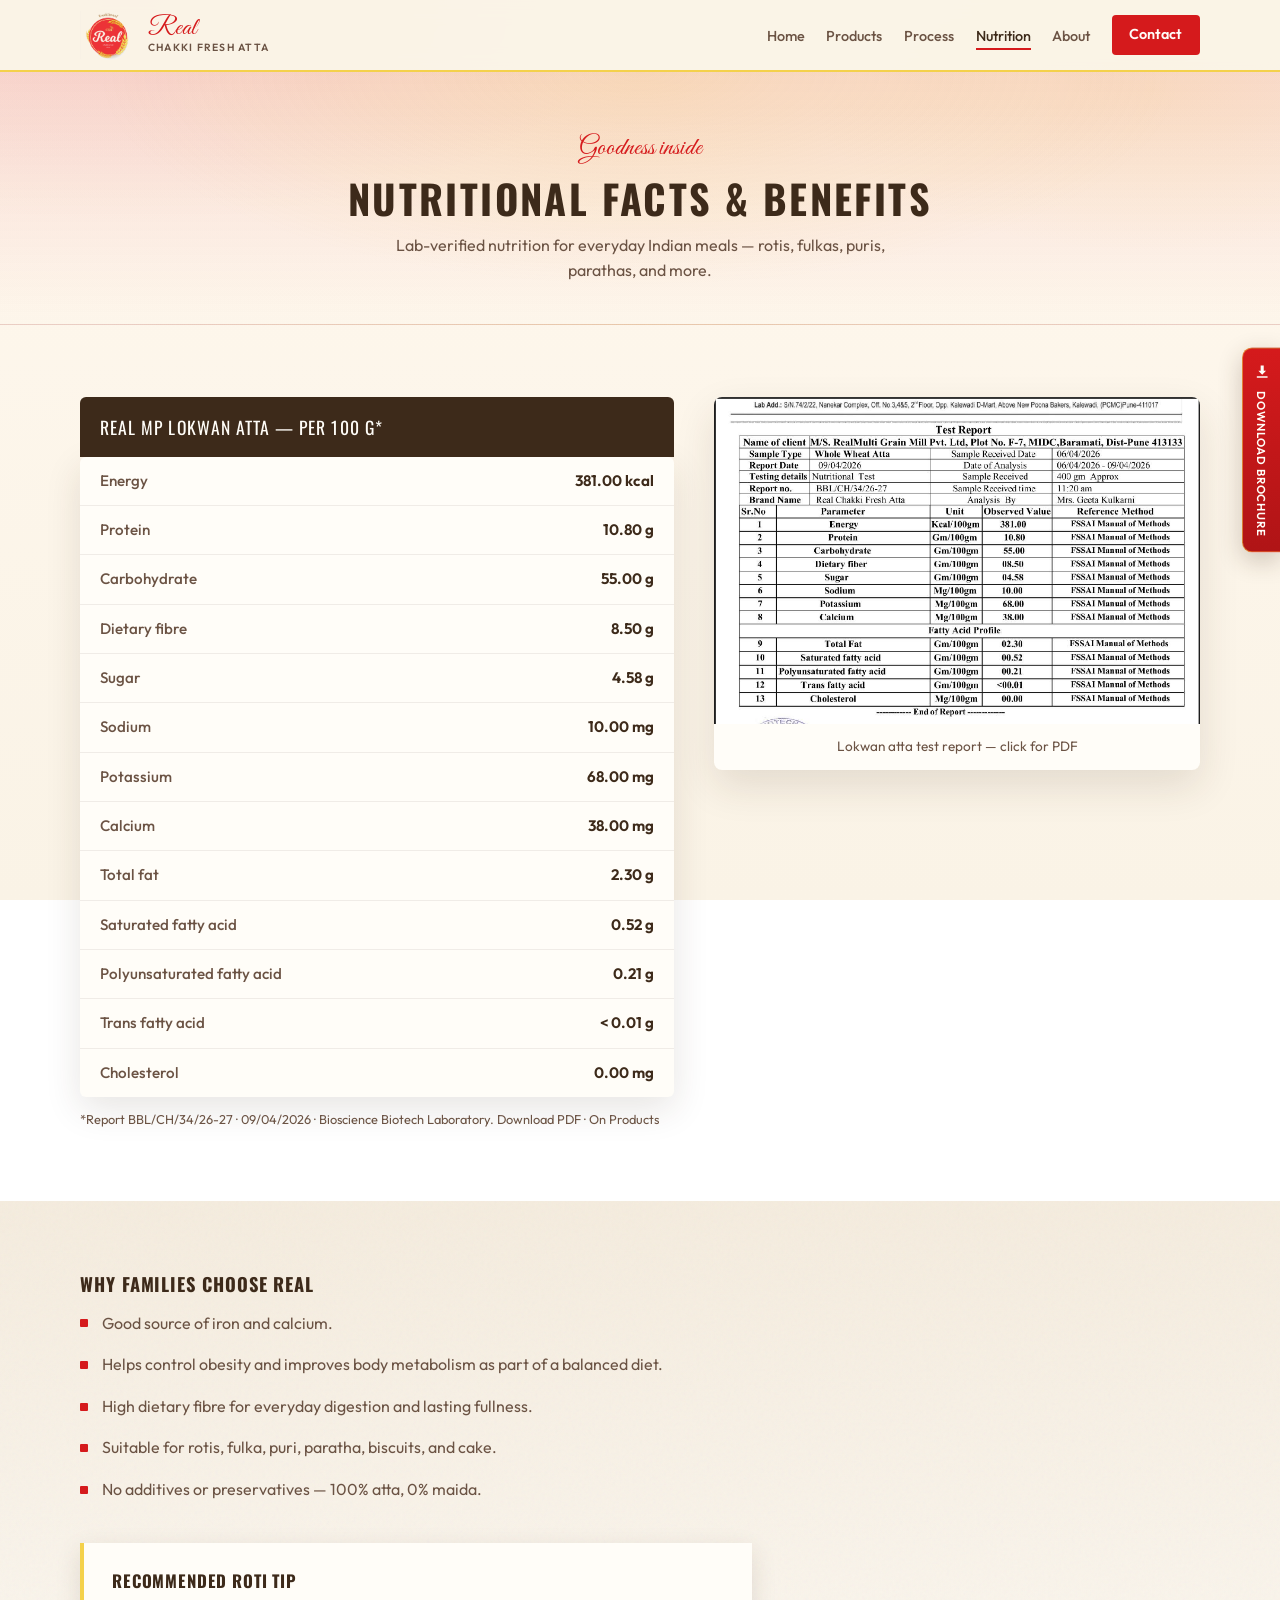
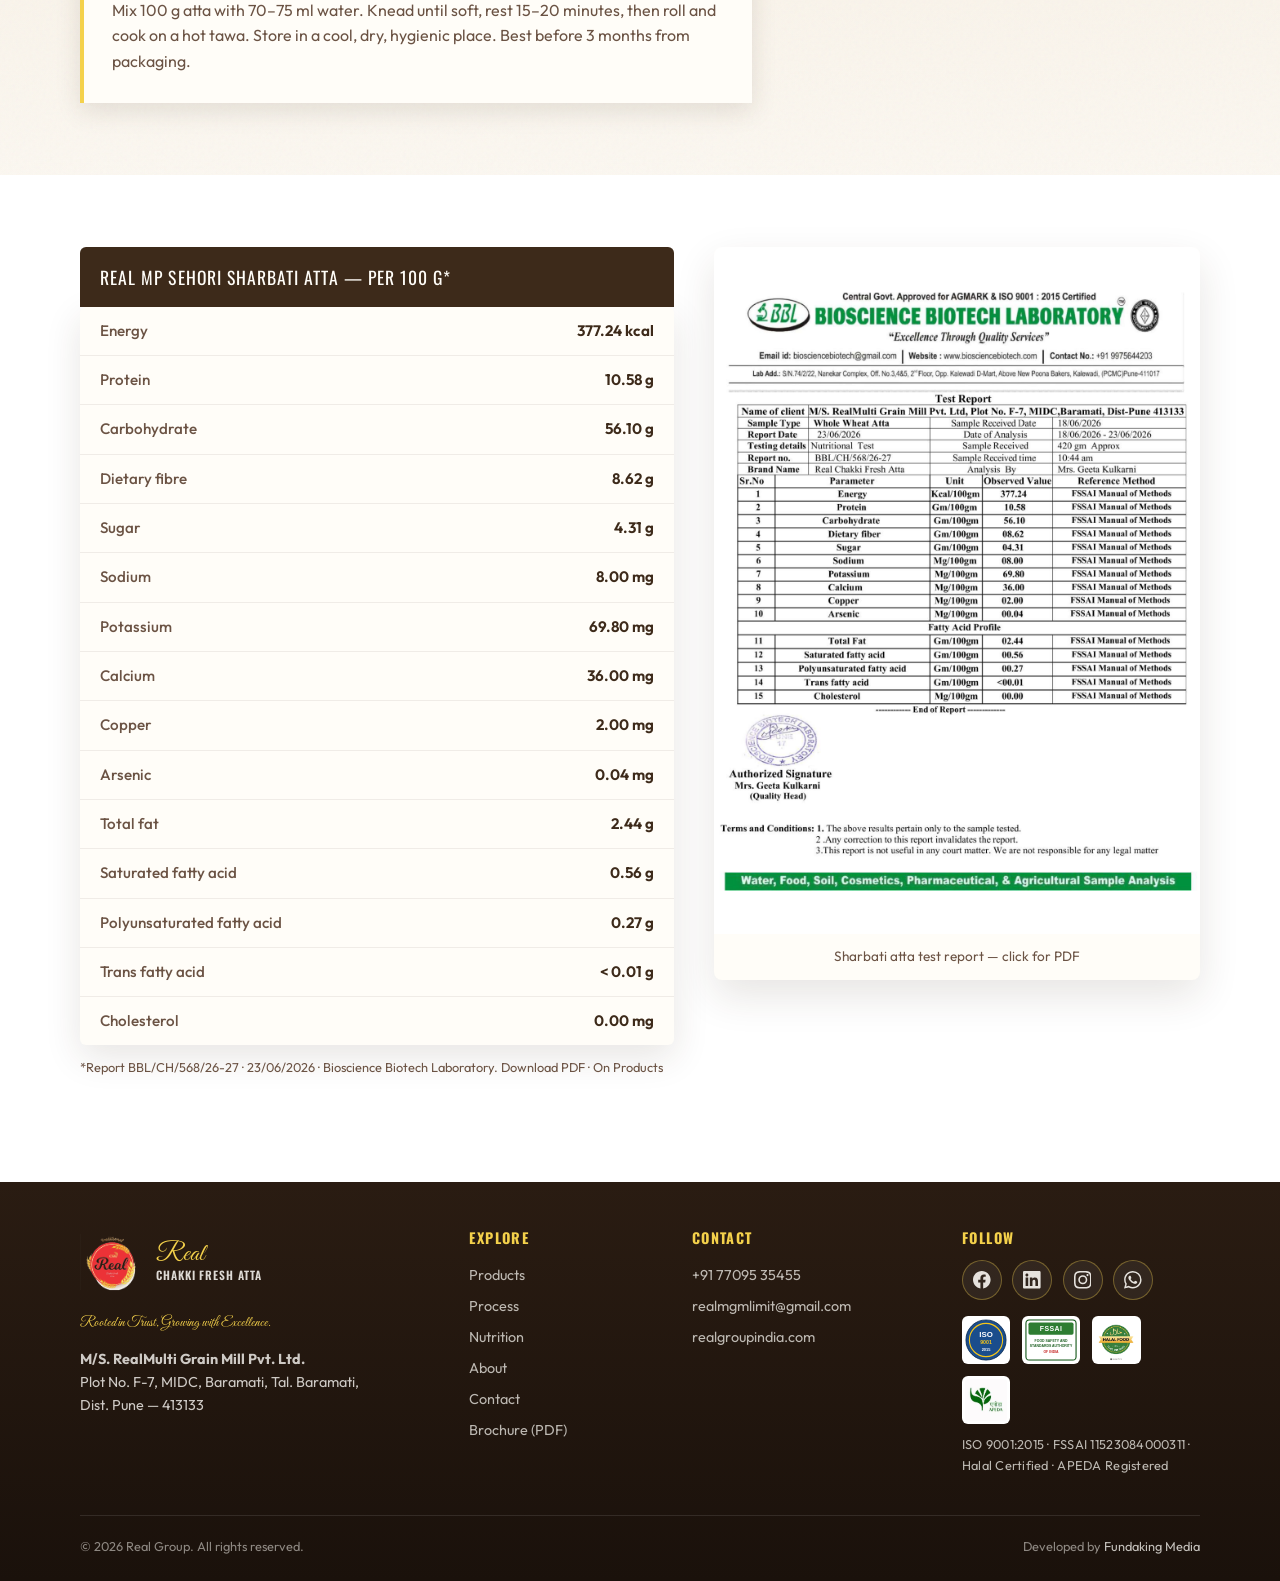
<file: nutrition.html>
<!DOCTYPE html>
<html lang="en">
<head>
  <meta charset="UTF-8" />
  <meta name="viewport" content="width=device-width, initial-scale=1" />
  <title>Nutrition &amp; Lab Reports | Real Chakki Fresh Atta</title>
  <meta name="description" content="Lab-tested nutrition for Real MP Lokwan Atta and Real MP Sehori Sharbati Atta from RealMulti Grain Mill, Baramati. Independent FSSAI-method reports." />
  <meta name="keywords" content="atta nutrition facts, Lokwan atta lab report, Sharbati atta nutrition, Real Chakki Fresh Atta" />
  <meta name="author" content="Real Group India — RealMulti Grain Mill Pvt. Ltd." />
  <meta name="robots" content="index, follow, max-image-preview:large, max-snippet:-1, max-video-preview:-1" />
  <meta name="googlebot" content="index, follow" />
  <link rel="canonical" href="https://realgroupindia.com/nutrition.html" />
  <meta name="theme-color" content="#d51a1c" />
  <meta name="geo.region" content="IN-MH" />
  <meta name="geo.placename" content="Baramati" />

  <meta property="og:type" content="website" />
  <meta property="og:site_name" content="Real Group India" />
  <meta property="og:locale" content="en_IN" />
  <meta property="og:title" content="Nutrition &amp; Lab Reports | Real Chakki Fresh Atta" />
  <meta property="og:description" content="Lab-tested nutrition for Real MP Lokwan Atta and Real MP Sehori Sharbati Atta from RealMulti Grain Mill, Baramati. Independent FSSAI-method reports." />
  <meta property="og:url" content="https://realgroupindia.com/nutrition.html" />
  <meta property="og:image" content="https://realgroupindia.com/assets/hero-product.png" />
  <meta property="og:image:alt" content="Real Chakki Fresh Atta — premium MP wheat atta from Real Group India" />
  <meta property="og:image:width" content="1200" />
  <meta property="og:image:height" content="630" />

  <meta name="twitter:card" content="summary_large_image" />
  <meta name="twitter:title" content="Nutrition &amp; Lab Reports | Real Chakki Fresh Atta" />
  <meta name="twitter:description" content="Lab-tested nutrition for Real MP Lokwan Atta and Real MP Sehori Sharbati Atta from RealMulti Grain Mill, Baramati. Independent FSSAI-method reports." />
  <meta name="twitter:image" content="https://realgroupindia.com/assets/hero-product.png" />

  <link rel="preconnect" href="https://fonts.googleapis.com" />
  <link rel="preconnect" href="https://fonts.gstatic.com" crossorigin />
  <link href="https://fonts.googleapis.com/css2?family=Great+Vibes&family=Oswald:wght@500;600&family=Outfit:wght@400;500;600;700&display=swap" rel="stylesheet" />
  <link rel="stylesheet" href="css/styles.css?v=22" />
  <link rel="icon" href="assets/favicon.png" type="image/png" />
  <link rel="apple-touch-icon" href="assets/favicon.png" />
  <script type="application/ld+json">
{
  "@context": "https://schema.org",
  "@type": "Organization",
  "@id": "https://realgroupindia.com/#organization",
  "name": "Real Group India",
  "alternateName": [
    "RealMulti Grain Mill Pvt. Ltd.",
    "Real Chakki Fresh Atta",
    "M/S. RealMulti Grain Mill Pvt. Ltd."
  ],
  "url": "https://realgroupindia.com/",
  "logo": "https://realgroupindia.com/assets/logo-real-atta.png",
  "image": "https://realgroupindia.com/assets/hero-product.png",
  "description": "Trusted wheat and wheat atta exporter from India. Halal certified, APEDA registered, ISO 9001:2015 and FSSAI licensed chakki-fresh MP Lokwan and Sehori Sharbati atta from Baramati.",
  "telephone": "+91-77095-35455",
  "email": "realmgmlimit@gmail.com",
  "address": {
    "@type": "PostalAddress",
    "streetAddress": "Plot No. F-7, MIDC, Baramati, Tal. Baramati",
    "addressLocality": "Baramati",
    "addressRegion": "Maharashtra",
    "postalCode": "413133",
    "addressCountry": "IN"
  },
  "areaServed": [
    "IN",
    "AE",
    "SA",
    "GB",
    "US",
    "CA",
    "AU",
    "SG"
  ],
  "sameAs": [
    "https://www.facebook.com/profile.php?id=61594869973632",
    "https://instagram.com/realgroupindia",
    "https://linkedin.com/company/realgroupindia",
    "https://wa.me/917709535455"
  ],
  "foundingLocation": {
    "@type": "Place",
    "name": "Baramati, Maharashtra, India"
  }
}
  </script>
  <script type="application/ld+json">
{
  "@context": "https://schema.org",
  "@type": "WebPage",
  "name": "Nutrition | Real Chakki Fresh Atta",
  "url": "https://realgroupindia.com/nutrition.html",
  "description": "Lab-tested nutrition for Real MP Lokwan and Sehori Sharbati atta.",
  "isPartOf": {
    "@type": "WebSite",
    "url": "https://realgroupindia.com/",
    "name": "Real Group India"
  },
  "about": {
    "@id": "https://realgroupindia.com/#organization"
  }
}
  </script>
</head>
<body>
  <header class="site-header">
    <div class="header-inner">
      <a class="brand-link" href="index.html">
        <img src="assets/logo-real-atta.png?v=5" alt="Real Chakki Fresh Atta" width="56" height="56" />
        <span class="brand-text">
          <span class="script">Real</span>
          <span class="sub">Chakki Fresh Atta</span>
        </span>
      </a>
      <button class="nav-toggle" type="button" aria-label="Open menu" aria-expanded="false" aria-controls="site-nav">
        <span></span><span></span><span></span>
      </button>
      <nav class="site-nav" id="site-nav" aria-label="Primary">
        <ul>
          <li><a href="index.html">Home</a></li>
          <li><a href="product.html">Products</a></li>
          <li><a href="process.html">Process</a></li>
          <li><a href="nutrition.html" aria-current="page">Nutrition</a></li>
          <li><a href="about.html">About</a></li>
          <li><a class="nav-cta" href="contact.html">Contact</a></li>
        </ul>
      </nav>
    </div>
  </header>

  <main>
    <header class="page-hero">
      <div class="container">
        <p class="eyebrow">Goodness inside</p>
        <h1>Nutritional facts &amp; benefits</h1>
        <p>Lab-verified nutrition for everyday Indian meals — rotis, fulkas, puris, parathas, and more.</p>
      </div>
    </header>

    <section class="section">
      <div class="container nutrition-layout">
        <div class="reveal" id="lokwan-report">
          <table class="nutrition-table">
            <caption>Real MP Lokwan Atta — per 100 g*</caption>
            <tbody>
              <tr><th scope="row">Energy</th><td>381.00 kcal</td></tr>
              <tr><th scope="row">Protein</th><td>10.80 g</td></tr>
              <tr><th scope="row">Carbohydrate</th><td>55.00 g</td></tr>
              <tr><th scope="row">Dietary fibre</th><td>8.50 g</td></tr>
              <tr><th scope="row">Sugar</th><td>4.58 g</td></tr>
              <tr><th scope="row">Sodium</th><td>10.00 mg</td></tr>
              <tr><th scope="row">Potassium</th><td>68.00 mg</td></tr>
              <tr><th scope="row">Calcium</th><td>38.00 mg</td></tr>
              <tr><th scope="row">Total fat</th><td>2.30 g</td></tr>
              <tr><th scope="row">Saturated fatty acid</th><td>0.52 g</td></tr>
              <tr><th scope="row">Polyunsaturated fatty acid</th><td>0.21 g</td></tr>
              <tr><th scope="row">Trans fatty acid</th><td>&lt; 0.01 g</td></tr>
              <tr><th scope="row">Cholesterol</th><td>0.00 mg</td></tr>
            </tbody>
          </table>
          <p style="margin-top:0.75rem;font-size:0.8rem;color:var(--brown-mid);">*Report BBL/CH/34/26-27 · 09/04/2026 · Bioscience Biotech Laboratory. <a href="assets/reports/test-report-wheat-atta.pdf" target="_blank" rel="noopener">Download PDF</a> · <a href="product.html#lab-report">On Products</a></p>
        </div>

        <div class="reveal">
          <figure class="report-preview" style="margin:0">
            <a href="assets/reports/test-report-wheat-atta.pdf" target="_blank" rel="noopener">
              <img src="assets/reports/test-report-wheat-atta.png" alt="MP Lokwan atta lab test report" width="900" height="1200" />
            </a>
            <figcaption>Lokwan atta test report — click for PDF</figcaption>
          </figure>
        </div>
      </div>
    </section>

    <section class="section section-alt">
      <div class="container">
        <div class="reveal" style="max-width:42rem">
          <h2 style="font-family:var(--font-title);letter-spacing:0.05em;text-transform:uppercase;font-size:1.15rem;margin-bottom:1rem;">Why families choose Real</h2>
          <ul class="benefits-list">
            <li>Good source of iron and calcium.</li>
            <li>Helps control obesity and improves body metabolism as part of a balanced diet.</li>
            <li>High dietary fibre for everyday digestion and lasting fullness.</li>
            <li>Suitable for rotis, fulka, puri, paratha, biscuits, and cake.</li>
            <li>No additives or preservatives — 100% atta, 0% maida.</li>
          </ul>

          <div class="tip-block">
            <h3>Recommended roti tip</h3>
            <p>Mix 100 g atta with 70–75 ml water. Knead until soft, rest 15–20 minutes, then roll and cook on a hot tawa. Store in a cool, dry, hygienic place. Best before 3 months from packaging.</p>
          </div>
        </div>
      </div>
    </section>

    <section class="section" id="sharbati-report">
      <div class="container nutrition-layout">
        <div class="reveal">
          <table class="nutrition-table">
            <caption>Real MP Sehori Sharbati Atta — per 100 g*</caption>
            <tbody>
              <tr><th scope="row">Energy</th><td>377.24 kcal</td></tr>
              <tr><th scope="row">Protein</th><td>10.58 g</td></tr>
              <tr><th scope="row">Carbohydrate</th><td>56.10 g</td></tr>
              <tr><th scope="row">Dietary fibre</th><td>8.62 g</td></tr>
              <tr><th scope="row">Sugar</th><td>4.31 g</td></tr>
              <tr><th scope="row">Sodium</th><td>8.00 mg</td></tr>
              <tr><th scope="row">Potassium</th><td>69.80 mg</td></tr>
              <tr><th scope="row">Calcium</th><td>36.00 mg</td></tr>
              <tr><th scope="row">Copper</th><td>2.00 mg</td></tr>
              <tr><th scope="row">Arsenic</th><td>0.04 mg</td></tr>
              <tr><th scope="row">Total fat</th><td>2.44 g</td></tr>
              <tr><th scope="row">Saturated fatty acid</th><td>0.56 g</td></tr>
              <tr><th scope="row">Polyunsaturated fatty acid</th><td>0.27 g</td></tr>
              <tr><th scope="row">Trans fatty acid</th><td>&lt; 0.01 g</td></tr>
              <tr><th scope="row">Cholesterol</th><td>0.00 mg</td></tr>
            </tbody>
          </table>
          <p style="margin-top:0.75rem;font-size:0.8rem;color:var(--brown-mid);">*Report BBL/CH/568/26-27 · 23/06/2026 · Bioscience Biotech Laboratory. <a href="assets/reports/test-report-sharbati-atta.pdf" target="_blank" rel="noopener">Download PDF</a> · <a href="product.html#lab-report-sharbati">On Products</a></p>
        </div>
        <div class="reveal">
          <figure class="report-preview" style="margin:0">
            <a href="assets/reports/test-report-sharbati-atta.pdf" target="_blank" rel="noopener">
              <img src="assets/reports/test-report-sharbati-atta.png" alt="MP Sehori Sharbati atta lab test report" width="900" height="1200" />
            </a>
            <figcaption>Sharbati atta test report — click for PDF</figcaption>
          </figure>
        </div>
      </div>
    </section>
  </main>

  <footer class="site-footer">
    <div class="container footer-grid footer-grid--rich">
      <div class="footer-brand">
        <a class="brand-link" href="index.html">
          <img src="assets/logo-real-atta.png?v=5" alt="Real Chakki Fresh Atta" width="56" height="56" />
          <span class="brand-text">
            <span class="script">Real</span>
            <span class="sub">Chakki Fresh Atta</span>
          </span>
        </a>
        <p class="footer-motto">Rooted in Trust, Growing with Excellence.</p>
        <p><strong>M/S. RealMulti Grain Mill Pvt. Ltd.</strong><br />
        Plot No. F-7, MIDC, Baramati, Tal. Baramati,<br />
        Dist. Pune — 413133</p>
      </div>
      <div class="footer-col">
        <h3>Explore</h3>
        <a href="product.html">Products</a>
        <a href="process.html">Process</a>
        <a href="nutrition.html">Nutrition</a>
        <a href="about.html">About</a>
        <a href="contact.html">Contact</a>
        <a class="js-brochure-download" href="#" data-brochure-pdf="brochure/Real-Chakki-Fresh-Atta-Export-Brochure.pdf">Brochure (PDF)</a>
      </div>
      <div class="footer-col">
        <h3>Contact</h3>
        <a href="tel:+917709535455">+91 77095 35455</a>
        <a href="mailto:realmgmlimit@gmail.com">realmgmlimit@gmail.com</a>
        <a href="https://realgroupindia.com" target="_blank" rel="noopener noreferrer">realgroupindia.com</a>
      </div>
      <div class="footer-col">
        <h3>Follow</h3>
        <div class="footer-social" aria-label="Social media">
          <a class="footer-social__link" href="https://www.facebook.com/profile.php?id=61594869973632" target="_blank" rel="noopener noreferrer" aria-label="Facebook">
            <svg viewBox="0 0 24 24" aria-hidden="true"><path fill="currentColor" d="M24 12.073c0-6.627-5.373-12-12-12s-12 5.373-12 12c0 5.99 4.388 10.954 10.125 11.854v-8.385H7.078v-3.47h3.047V9.43c0-3.007 1.792-4.669 4.533-4.669 1.312 0 2.686.235 2.686.235v2.953H15.83c-1.491 0-1.956.925-1.956 1.874v2.25h3.328l-.532 3.47h-2.796v8.385C19.612 23.027 24 18.062 24 12.073z"/></svg>
          </a>
          <a class="footer-social__link" href="https://linkedin.com/company/realgroupindia" target="_blank" rel="noopener noreferrer" aria-label="LinkedIn">
            <svg viewBox="0 0 24 24" aria-hidden="true"><path fill="currentColor" d="M20.447 20.452h-3.554v-5.569c0-1.328-.027-3.037-1.852-3.037-1.853 0-2.136 1.445-2.136 2.939v5.667H9.351V9h3.414v1.561h.046c.477-.9 1.637-1.85 3.37-1.85 3.601 0 4.267 2.37 4.267 5.455v6.286zM5.337 7.433c-1.144 0-2.063-.926-2.063-2.065 0-1.138.92-2.063 2.063-2.063 1.14 0 2.064.925 2.064 2.063 0 1.139-.925 2.065-2.064 2.065zm1.782 13.019H3.555V9h3.564v11.452zM22.225 0H1.771C.792 0 0 .774 0 1.729v20.542C0 23.227.792 24 1.771 24h20.451C23.2 24 24 23.227 24 22.271V1.729C24 .774 23.2 0 22.222 0h.003z"/></svg>
          </a>
          <a class="footer-social__link" href="https://instagram.com/realgroupindia" target="_blank" rel="noopener noreferrer" aria-label="Instagram">
            <svg viewBox="0 0 24 24" aria-hidden="true"><path fill="currentColor" d="M12 2.163c3.204 0 3.584.012 4.85.07 3.252.148 4.771 1.691 4.919 4.919.058 1.265.069 1.645.069 4.849 0 3.205-.012 3.584-.069 4.849-.149 3.225-1.664 4.771-4.919 4.919-1.266.058-1.644.07-4.85.07-3.204 0-3.584-.012-4.849-.07-3.26-.149-4.771-1.699-4.919-4.92-.058-1.265-.07-1.644-.07-4.849 0-3.204.013-3.583.07-4.849.149-3.227 1.664-4.771 4.919-4.919 1.266-.057 1.645-.069 4.849-.069zm0-2.163c-3.259 0-3.667.014-4.947.072-4.358.2-6.78 2.618-6.98 6.98-.059 1.281-.073 1.689-.073 4.948 0 3.259.014 3.668.072 4.948.2 4.358 2.618 6.78 6.98 6.98 1.281.058 1.689.072 4.948.072 3.259 0 3.668-.014 4.948-.072 4.354-.2 6.782-2.618 6.979-6.98.059-1.28.073-1.689.073-4.948 0-3.259-.014-3.667-.072-4.947-.196-4.354-2.617-6.78-6.979-6.98C15.667.014 15.259 0 12 0zm0 5.838a6.162 6.162 0 100 12.324 6.162 6.162 0 000-12.324zM12 16a4 4 0 110-8 4 4 0 010 8zm6.406-11.845a1.44 1.44 0 100 2.881 1.44 1.44 0 000-2.881z"/></svg>
          </a>
          <a class="footer-social__link" href="https://wa.me/917709535455" target="_blank" rel="noopener noreferrer" aria-label="WhatsApp">
            <svg viewBox="0 0 24 24" aria-hidden="true"><path fill="currentColor" d="M17.472 14.382c-.297-.149-1.758-.867-2.03-.967-.273-.099-.471-.148-.67.15-.197.297-.767.966-.94 1.164-.173.199-.347.223-.644.075-.297-.15-1.255-.463-2.39-1.475-.883-.788-1.48-1.761-1.653-2.059-.173-.297-.018-.458.13-.606.134-.133.298-.347.446-.52.149-.174.198-.298.298-.497.099-.198.05-.371-.025-.52-.075-.149-.669-1.612-.916-2.207-.242-.579-.487-.5-.669-.51-.173-.008-.371-.01-.57-.01-.198 0-.52.074-.792.372-.272.297-1.04 1.016-1.04 2.479 0 1.462 1.065 2.875 1.213 3.074.149.198 2.096 3.2 5.077 4.487.709.306 1.262.489 1.694.625.712.227 1.36.195 1.871.118.571-.085 1.758-.719 2.006-1.413.248-.694.248-1.289.173-1.413-.074-.124-.272-.198-.57-.347m-5.421 7.403h-.004a9.87 9.87 0 01-5.031-1.378l-.361-.214-3.741.982.998-3.648-.235-.374a9.86 9.86 0 01-1.51-5.26c.001-5.45 4.436-9.884 9.888-9.884 2.64 0 5.122 1.03 6.988 2.898a9.825 9.825 0 012.893 6.994c-.003 5.45-4.435 9.884-9.885 9.884m8.413-18.297A11.815 11.815 0 0012.05 0C5.495 0 .16 5.335.157 11.892c0 2.096.547 4.142 1.588 5.945L.057 24l6.305-1.654a11.882 11.882 0 005.683 1.448h.005c6.554 0 11.89-5.335 11.893-11.893a11.821 11.821 0 00-3.48-8.413z"/></svg>
          </a>
        </div>
        <div class="footer-certs"><div class="footer-certs__logos"><img src="assets/badge-iso-9001.svg" alt="ISO 9001:2015" width="48" height="48" /><img src="assets/badge-fssai.svg" alt="FSSAI" width="60" height="48" /><img src="assets/badge-halal.png" alt="100% Halal Certified" width="48" height="48" /><img src="assets/badge-apeda.png" alt="APEDA - Agricultural and Processed Food Products Export Development Authority" width="72" height="48" /></div><p>ISO 9001:2015 · FSSAI 11523084000311 · Halal Certified · APEDA Registered</p></div>
      </div>
    </div>
    <div class="container footer-bottom">
      <span>&copy; <span id="y"></span> Real Group. All rights reserved.</span>
      <span>Developed by <a href="https://fundaking.com/" target="_blank" rel="noopener noreferrer">Fundaking Media</a></span>
    </div>
  </footer>
  <script>document.getElementById("y").textContent = new Date().getFullYear();</script>
  <script src="js/main.js"></script>
  <script src="js/brochure-modal.js?v=7"></script>
</body>
</html>
</file>
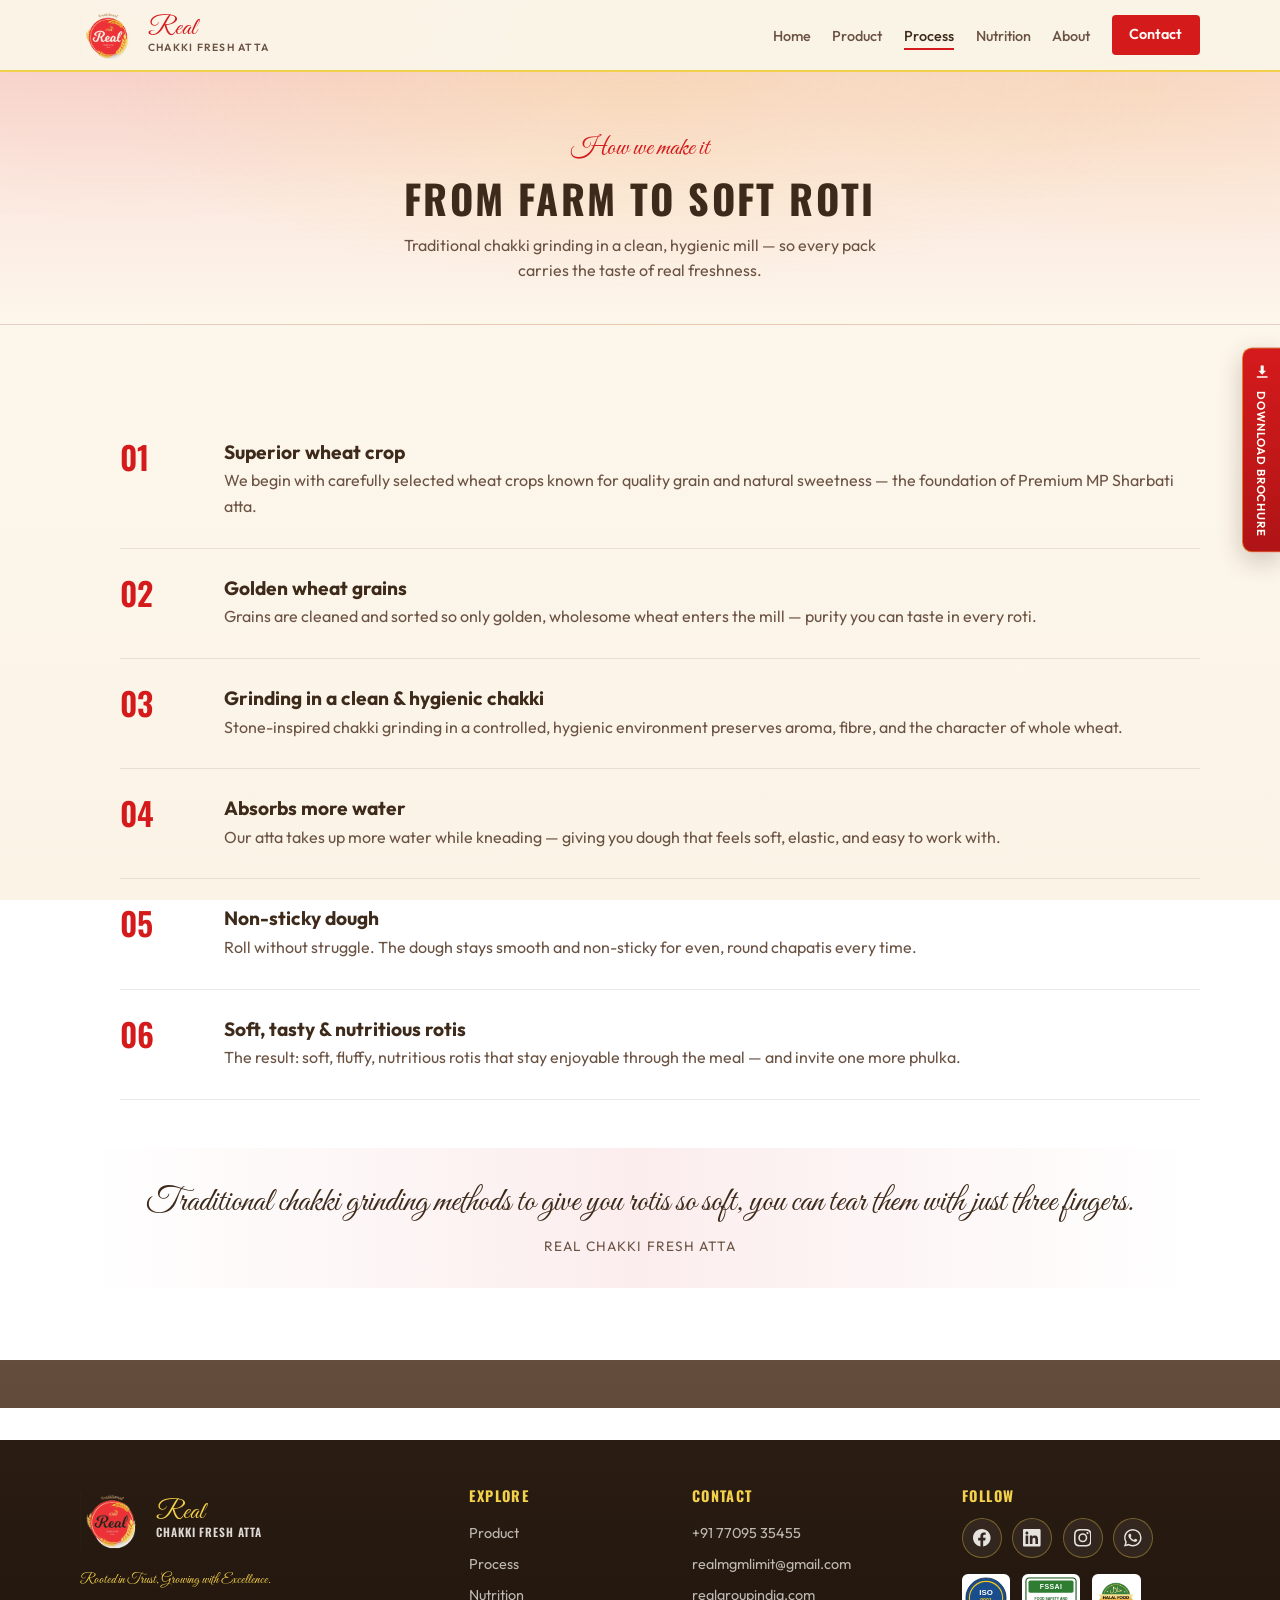
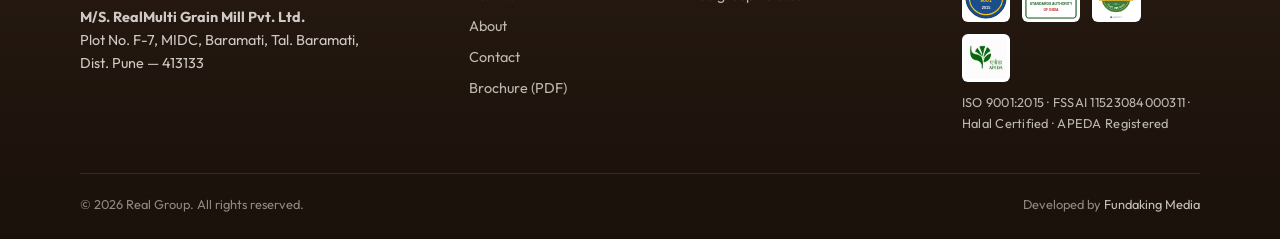
<file: process.html>
<!DOCTYPE html>
<html lang="en">
<head>
  <meta charset="UTF-8" />
  <meta name="viewport" content="width=device-width, initial-scale=1" />
  <title>Process | Farm to Roti — Real Chakki Fresh Atta</title>
  <meta name="description" content="Farm-to-roti journey of Real Chakki Fresh Atta: MP wheat selection, hygienic chakki grinding, and soft nutritious rotis from Real Group India, Baramati." />
  <meta name="keywords" content="chakki milling process, farm to roti, Real Chakki Fresh Atta, traditional atta grinding" />
  <meta name="author" content="Real Group India — RealMulti Grain Mill Pvt. Ltd." />
  <meta name="robots" content="index, follow, max-image-preview:large, max-snippet:-1, max-video-preview:-1" />
  <meta name="googlebot" content="index, follow" />
  <link rel="canonical" href="https://realgroupindia.com/process.html" />
  <meta name="theme-color" content="#d51a1c" />
  <meta name="geo.region" content="IN-MH" />
  <meta name="geo.placename" content="Baramati" />

  <meta property="og:type" content="website" />
  <meta property="og:site_name" content="Real Group India" />
  <meta property="og:locale" content="en_IN" />
  <meta property="og:title" content="Process | Farm to Roti — Real Chakki Fresh Atta" />
  <meta property="og:description" content="Farm-to-roti journey of Real Chakki Fresh Atta: MP wheat selection, hygienic chakki grinding, and soft nutritious rotis from Real Group India, Baramati." />
  <meta property="og:url" content="https://realgroupindia.com/process.html" />
  <meta property="og:image" content="https://realgroupindia.com/assets/hero-product.png" />
  <meta property="og:image:alt" content="Real Chakki Fresh Atta — premium MP wheat atta from Real Group India" />
  <meta property="og:image:width" content="1200" />
  <meta property="og:image:height" content="630" />

  <meta name="twitter:card" content="summary_large_image" />
  <meta name="twitter:title" content="Process | Farm to Roti — Real Chakki Fresh Atta" />
  <meta name="twitter:description" content="Farm-to-roti journey of Real Chakki Fresh Atta: MP wheat selection, hygienic chakki grinding, and soft nutritious rotis from Real Group India, Baramati." />
  <meta name="twitter:image" content="https://realgroupindia.com/assets/hero-product.png" />

  <link rel="preconnect" href="https://fonts.googleapis.com" />
  <link rel="preconnect" href="https://fonts.gstatic.com" crossorigin />
  <link href="https://fonts.googleapis.com/css2?family=Great+Vibes&family=Oswald:wght@500;600&family=Outfit:wght@400;500;600;700&display=swap" rel="stylesheet" />
  <link rel="stylesheet" href="css/styles.css?v=22" />
  <link rel="icon" href="assets/favicon.png" type="image/png" />
  <link rel="apple-touch-icon" href="assets/favicon.png" />
  <script type="application/ld+json">
{
  "@context": "https://schema.org",
  "@type": "Organization",
  "@id": "https://realgroupindia.com/#organization",
  "name": "Real Group India",
  "alternateName": [
    "RealMulti Grain Mill Pvt. Ltd.",
    "Real Chakki Fresh Atta",
    "M/S. RealMulti Grain Mill Pvt. Ltd."
  ],
  "url": "https://realgroupindia.com/",
  "logo": "https://realgroupindia.com/assets/logo-real-atta.png",
  "image": "https://realgroupindia.com/assets/hero-product.png",
  "description": "Trusted wheat and wheat atta exporter from India. Halal certified, APEDA registered, ISO 9001:2015 and FSSAI licensed chakki-fresh MP Lokwan and Sehori Sharbati atta from Baramati.",
  "telephone": "+91-77095-35455",
  "email": "realmgmlimit@gmail.com",
  "address": {
    "@type": "PostalAddress",
    "streetAddress": "Plot No. F-7, MIDC, Baramati, Tal. Baramati",
    "addressLocality": "Baramati",
    "addressRegion": "Maharashtra",
    "postalCode": "413133",
    "addressCountry": "IN"
  },
  "areaServed": [
    "IN",
    "AE",
    "SA",
    "GB",
    "US",
    "CA",
    "AU",
    "SG"
  ],
  "sameAs": [
    "https://www.facebook.com/profile.php?id=61594869973632",
    "https://instagram.com/realgroupindia",
    "https://linkedin.com/company/realgroupindia",
    "https://wa.me/917709535455"
  ],
  "foundingLocation": {
    "@type": "Place",
    "name": "Baramati, Maharashtra, India"
  }
}
  </script>
  <script type="application/ld+json">
{
  "@context": "https://schema.org",
  "@type": "WebPage",
  "name": "Process | Real Chakki Fresh Atta",
  "url": "https://realgroupindia.com/process.html",
  "description": "Farm-to-roti journey of Real Chakki Fresh Atta from Real Group India.",
  "isPartOf": {
    "@type": "WebSite",
    "url": "https://realgroupindia.com/",
    "name": "Real Group India"
  },
  "about": {
    "@id": "https://realgroupindia.com/#organization"
  }
}
  </script>
</head>
<body>
  <header class="site-header">
    <div class="header-inner">
      <a class="brand-link" href="index.html">
        <img src="assets/logo-real-atta.png?v=5" alt="Real Chakki Fresh Atta" width="56" height="56" />
        <span class="brand-text">
          <span class="script">Real</span>
          <span class="sub">Chakki Fresh Atta</span>
        </span>
      </a>
      <button class="nav-toggle" type="button" aria-label="Open menu" aria-expanded="false" aria-controls="site-nav">
        <span></span><span></span><span></span>
      </button>
      <nav class="site-nav" id="site-nav" aria-label="Primary">
        <ul>
          <li><a href="index.html">Home</a></li>
          <li><a href="product.html">Product</a></li>
          <li><a href="process.html" aria-current="page">Process</a></li>
          <li><a href="nutrition.html">Nutrition</a></li>
          <li><a href="about.html">About</a></li>
          <li><a class="nav-cta" href="contact.html">Contact</a></li>
        </ul>
      </nav>
    </div>
  </header>

  <main>
    <header class="page-hero">
      <div class="container">
        <p class="eyebrow">How we make it</p>
        <h1>From farm to soft roti</h1>
        <p>Traditional chakki grinding in a clean, hygienic mill — so every pack carries the taste of real freshness.</p>
      </div>
    </header>

    <section class="section">
      <div class="container">
        <ol class="journey">
          <li class="journey-item reveal">
            <div>
              <h3>Superior wheat crop</h3>
              <p>We begin with carefully selected wheat crops known for quality grain and natural sweetness — the foundation of Premium MP Sharbati atta.</p>
            </div>
          </li>
          <li class="journey-item reveal">
            <div>
              <h3>Golden wheat grains</h3>
              <p>Grains are cleaned and sorted so only golden, wholesome wheat enters the mill — purity you can taste in every roti.</p>
            </div>
          </li>
          <li class="journey-item reveal">
            <div>
              <h3>Grinding in a clean &amp; hygienic chakki</h3>
              <p>Stone-inspired chakki grinding in a controlled, hygienic environment preserves aroma, fibre, and the character of whole wheat.</p>
            </div>
          </li>
          <li class="journey-item reveal">
            <div>
              <h3>Absorbs more water</h3>
              <p>Our atta takes up more water while kneading — giving you dough that feels soft, elastic, and easy to work with.</p>
            </div>
          </li>
          <li class="journey-item reveal">
            <div>
              <h3>Non-sticky dough</h3>
              <p>Roll without struggle. The dough stays smooth and non-sticky for even, round chapatis every time.</p>
            </div>
          </li>
          <li class="journey-item reveal">
            <div>
              <h3>Soft, tasty &amp; nutritious rotis</h3>
              <p>The result: soft, fluffy, nutritious rotis that stay enjoyable through the meal — and invite one more phulka.</p>
            </div>
          </li>
        </ol>

        <blockquote class="pull-quote reveal">
          Traditional chakki grinding methods to give you rotis so soft, you can tear them with just three fingers.
          <cite>Real Chakki Fresh Atta</cite>
        </blockquote>
      </div>
    </section>

    <img class="village-band" src="assets/village-divider.svg" alt="" />
  </main>

  <footer class="site-footer">
    <div class="container footer-grid footer-grid--rich">
      <div class="footer-brand">
        <a class="brand-link" href="index.html">
          <img src="assets/logo-real-atta.png?v=5" alt="Real Chakki Fresh Atta" width="56" height="56" />
          <span class="brand-text">
            <span class="script">Real</span>
            <span class="sub">Chakki Fresh Atta</span>
          </span>
        </a>
        <p class="footer-motto">Rooted in Trust, Growing with Excellence.</p>
        <p><strong>M/S. RealMulti Grain Mill Pvt. Ltd.</strong><br />
        Plot No. F-7, MIDC, Baramati, Tal. Baramati,<br />
        Dist. Pune — 413133</p>
      </div>
      <div class="footer-col">
        <h3>Explore</h3>
        <a href="product.html">Product</a>
        <a href="process.html">Process</a>
        <a href="nutrition.html">Nutrition</a>
        <a href="about.html">About</a>
        <a href="contact.html">Contact</a>
        <a class="js-brochure-download" href="#" data-brochure-pdf="brochure/Real-Chakki-Fresh-Atta-Export-Brochure.pdf">Brochure (PDF)</a>
      </div>
      <div class="footer-col">
        <h3>Contact</h3>
        <a href="tel:+917709535455">+91 77095 35455</a>
        <a href="mailto:realmgmlimit@gmail.com">realmgmlimit@gmail.com</a>
        <a href="https://realgroupindia.com" target="_blank" rel="noopener noreferrer">realgroupindia.com</a>
      </div>
      <div class="footer-col">
        <h3>Follow</h3>
        <div class="footer-social" aria-label="Social media">
          <a class="footer-social__link" href="https://www.facebook.com/profile.php?id=61594869973632" target="_blank" rel="noopener noreferrer" aria-label="Facebook">
            <svg viewBox="0 0 24 24" aria-hidden="true"><path fill="currentColor" d="M24 12.073c0-6.627-5.373-12-12-12s-12 5.373-12 12c0 5.99 4.388 10.954 10.125 11.854v-8.385H7.078v-3.47h3.047V9.43c0-3.007 1.792-4.669 4.533-4.669 1.312 0 2.686.235 2.686.235v2.953H15.83c-1.491 0-1.956.925-1.956 1.874v2.25h3.328l-.532 3.47h-2.796v8.385C19.612 23.027 24 18.062 24 12.073z"/></svg>
          </a>
          <a class="footer-social__link" href="https://linkedin.com/company/realgroupindia" target="_blank" rel="noopener noreferrer" aria-label="LinkedIn">
            <svg viewBox="0 0 24 24" aria-hidden="true"><path fill="currentColor" d="M20.447 20.452h-3.554v-5.569c0-1.328-.027-3.037-1.852-3.037-1.853 0-2.136 1.445-2.136 2.939v5.667H9.351V9h3.414v1.561h.046c.477-.9 1.637-1.85 3.37-1.85 3.601 0 4.267 2.37 4.267 5.455v6.286zM5.337 7.433c-1.144 0-2.063-.926-2.063-2.065 0-1.138.92-2.063 2.063-2.063 1.14 0 2.064.925 2.064 2.063 0 1.139-.925 2.065-2.064 2.065zm1.782 13.019H3.555V9h3.564v11.452zM22.225 0H1.771C.792 0 0 .774 0 1.729v20.542C0 23.227.792 24 1.771 24h20.451C23.2 24 24 23.227 24 22.271V1.729C24 .774 23.2 0 22.222 0h.003z"/></svg>
          </a>
          <a class="footer-social__link" href="https://instagram.com/realgroupindia" target="_blank" rel="noopener noreferrer" aria-label="Instagram">
            <svg viewBox="0 0 24 24" aria-hidden="true"><path fill="currentColor" d="M12 2.163c3.204 0 3.584.012 4.85.07 3.252.148 4.771 1.691 4.919 4.919.058 1.265.069 1.645.069 4.849 0 3.205-.012 3.584-.069 4.849-.149 3.225-1.664 4.771-4.919 4.919-1.266.058-1.644.07-4.85.07-3.204 0-3.584-.012-4.849-.07-3.26-.149-4.771-1.699-4.919-4.92-.058-1.265-.07-1.644-.07-4.849 0-3.204.013-3.583.07-4.849.149-3.227 1.664-4.771 4.919-4.919 1.266-.057 1.645-.069 4.849-.069zm0-2.163c-3.259 0-3.667.014-4.947.072-4.358.2-6.78 2.618-6.98 6.98-.059 1.281-.073 1.689-.073 4.948 0 3.259.014 3.668.072 4.948.2 4.358 2.618 6.78 6.98 6.98 1.281.058 1.689.072 4.948.072 3.259 0 3.668-.014 4.948-.072 4.354-.2 6.782-2.618 6.979-6.98.059-1.28.073-1.689.073-4.948 0-3.259-.014-3.667-.072-4.947-.196-4.354-2.617-6.78-6.979-6.98C15.667.014 15.259 0 12 0zm0 5.838a6.162 6.162 0 100 12.324 6.162 6.162 0 000-12.324zM12 16a4 4 0 110-8 4 4 0 010 8zm6.406-11.845a1.44 1.44 0 100 2.881 1.44 1.44 0 000-2.881z"/></svg>
          </a>
          <a class="footer-social__link" href="https://wa.me/917709535455" target="_blank" rel="noopener noreferrer" aria-label="WhatsApp">
            <svg viewBox="0 0 24 24" aria-hidden="true"><path fill="currentColor" d="M17.472 14.382c-.297-.149-1.758-.867-2.03-.967-.273-.099-.471-.148-.67.15-.197.297-.767.966-.94 1.164-.173.199-.347.223-.644.075-.297-.15-1.255-.463-2.39-1.475-.883-.788-1.48-1.761-1.653-2.059-.173-.297-.018-.458.13-.606.134-.133.298-.347.446-.52.149-.174.198-.298.298-.497.099-.198.05-.371-.025-.52-.075-.149-.669-1.612-.916-2.207-.242-.579-.487-.5-.669-.51-.173-.008-.371-.01-.57-.01-.198 0-.52.074-.792.372-.272.297-1.04 1.016-1.04 2.479 0 1.462 1.065 2.875 1.213 3.074.149.198 2.096 3.2 5.077 4.487.709.306 1.262.489 1.694.625.712.227 1.36.195 1.871.118.571-.085 1.758-.719 2.006-1.413.248-.694.248-1.289.173-1.413-.074-.124-.272-.198-.57-.347m-5.421 7.403h-.004a9.87 9.87 0 01-5.031-1.378l-.361-.214-3.741.982.998-3.648-.235-.374a9.86 9.86 0 01-1.51-5.26c.001-5.45 4.436-9.884 9.888-9.884 2.64 0 5.122 1.03 6.988 2.898a9.825 9.825 0 012.893 6.994c-.003 5.45-4.435 9.884-9.885 9.884m8.413-18.297A11.815 11.815 0 0012.05 0C5.495 0 .16 5.335.157 11.892c0 2.096.547 4.142 1.588 5.945L.057 24l6.305-1.654a11.882 11.882 0 005.683 1.448h.005c6.554 0 11.89-5.335 11.893-11.893a11.821 11.821 0 00-3.48-8.413z"/></svg>
          </a>
        </div>
        <div class="footer-certs"><div class="footer-certs__logos"><img src="assets/badge-iso-9001.svg" alt="ISO 9001:2015" width="48" height="48" /><img src="assets/badge-fssai.svg" alt="FSSAI" width="60" height="48" /><img src="assets/badge-halal.png" alt="100% Halal Certified" width="48" height="48" /><img src="assets/badge-apeda.png" alt="APEDA - Agricultural and Processed Food Products Export Development Authority" width="72" height="48" /></div><p>ISO 9001:2015 · FSSAI 11523084000311 · Halal Certified · APEDA Registered</p></div>
      </div>
    </div>
    <div class="container footer-bottom">
      <span>&copy; <span id="y"></span> Real Group. All rights reserved.</span>
      <span>Developed by <a href="https://fundaking.com/" target="_blank" rel="noopener noreferrer">Fundaking Media</a></span>
    </div>
  </footer>
  <script>document.getElementById("y").textContent = new Date().getFullYear();</script>
  <script src="js/main.js"></script>
  <script src="js/brochure-modal.js?v=7"></script>
</body>
</html>
</file>
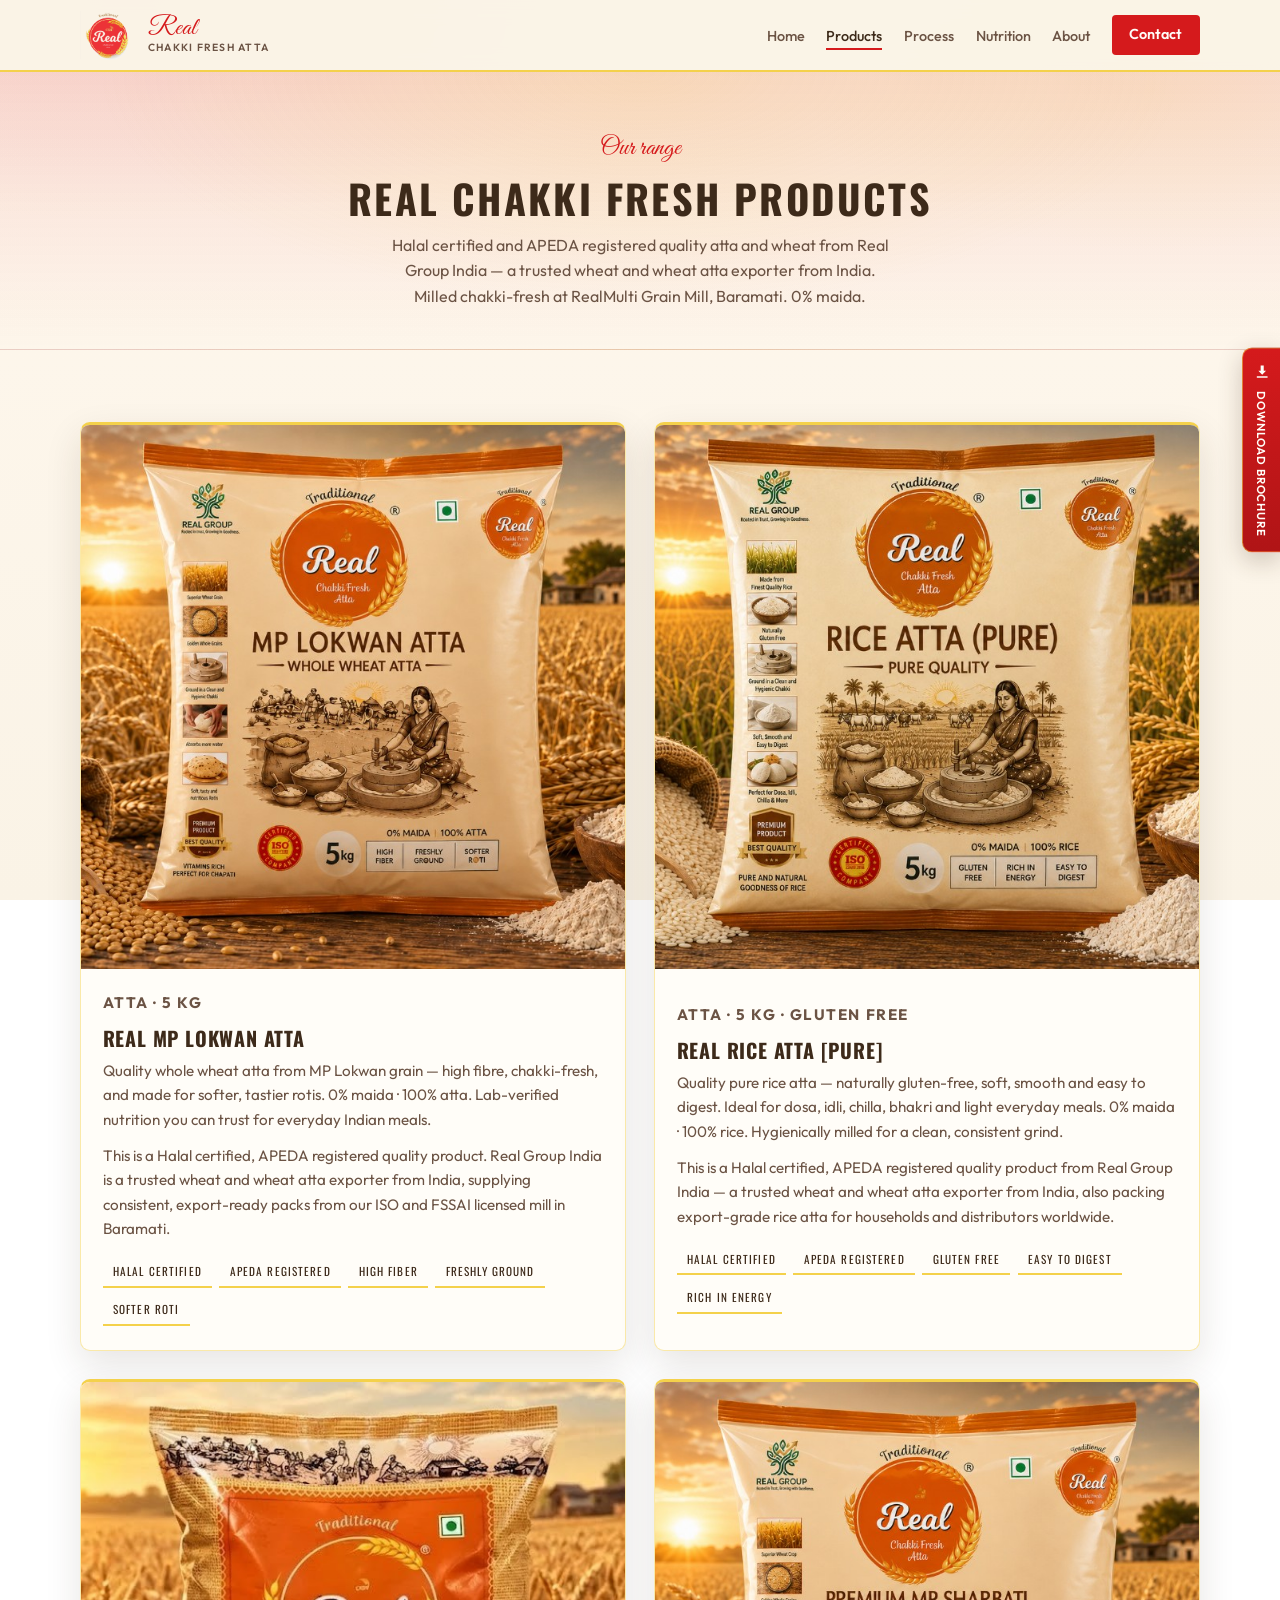
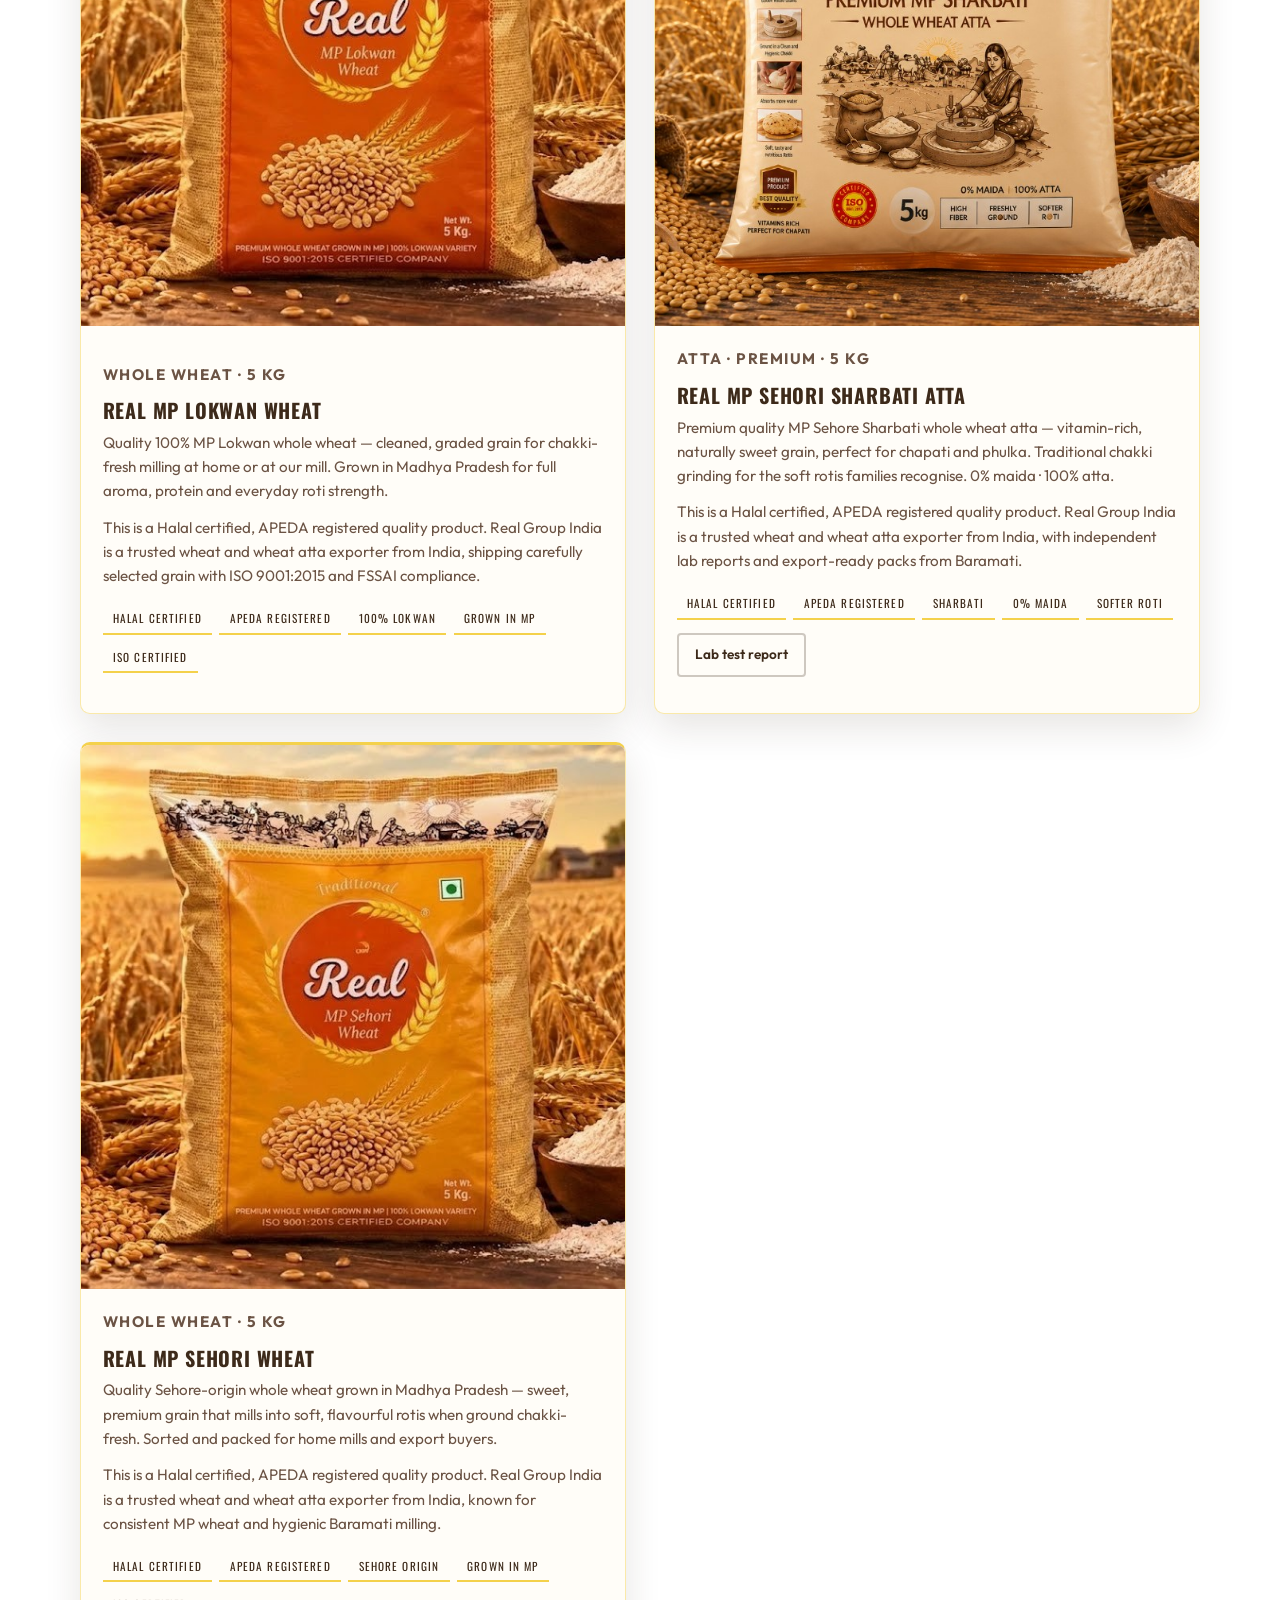
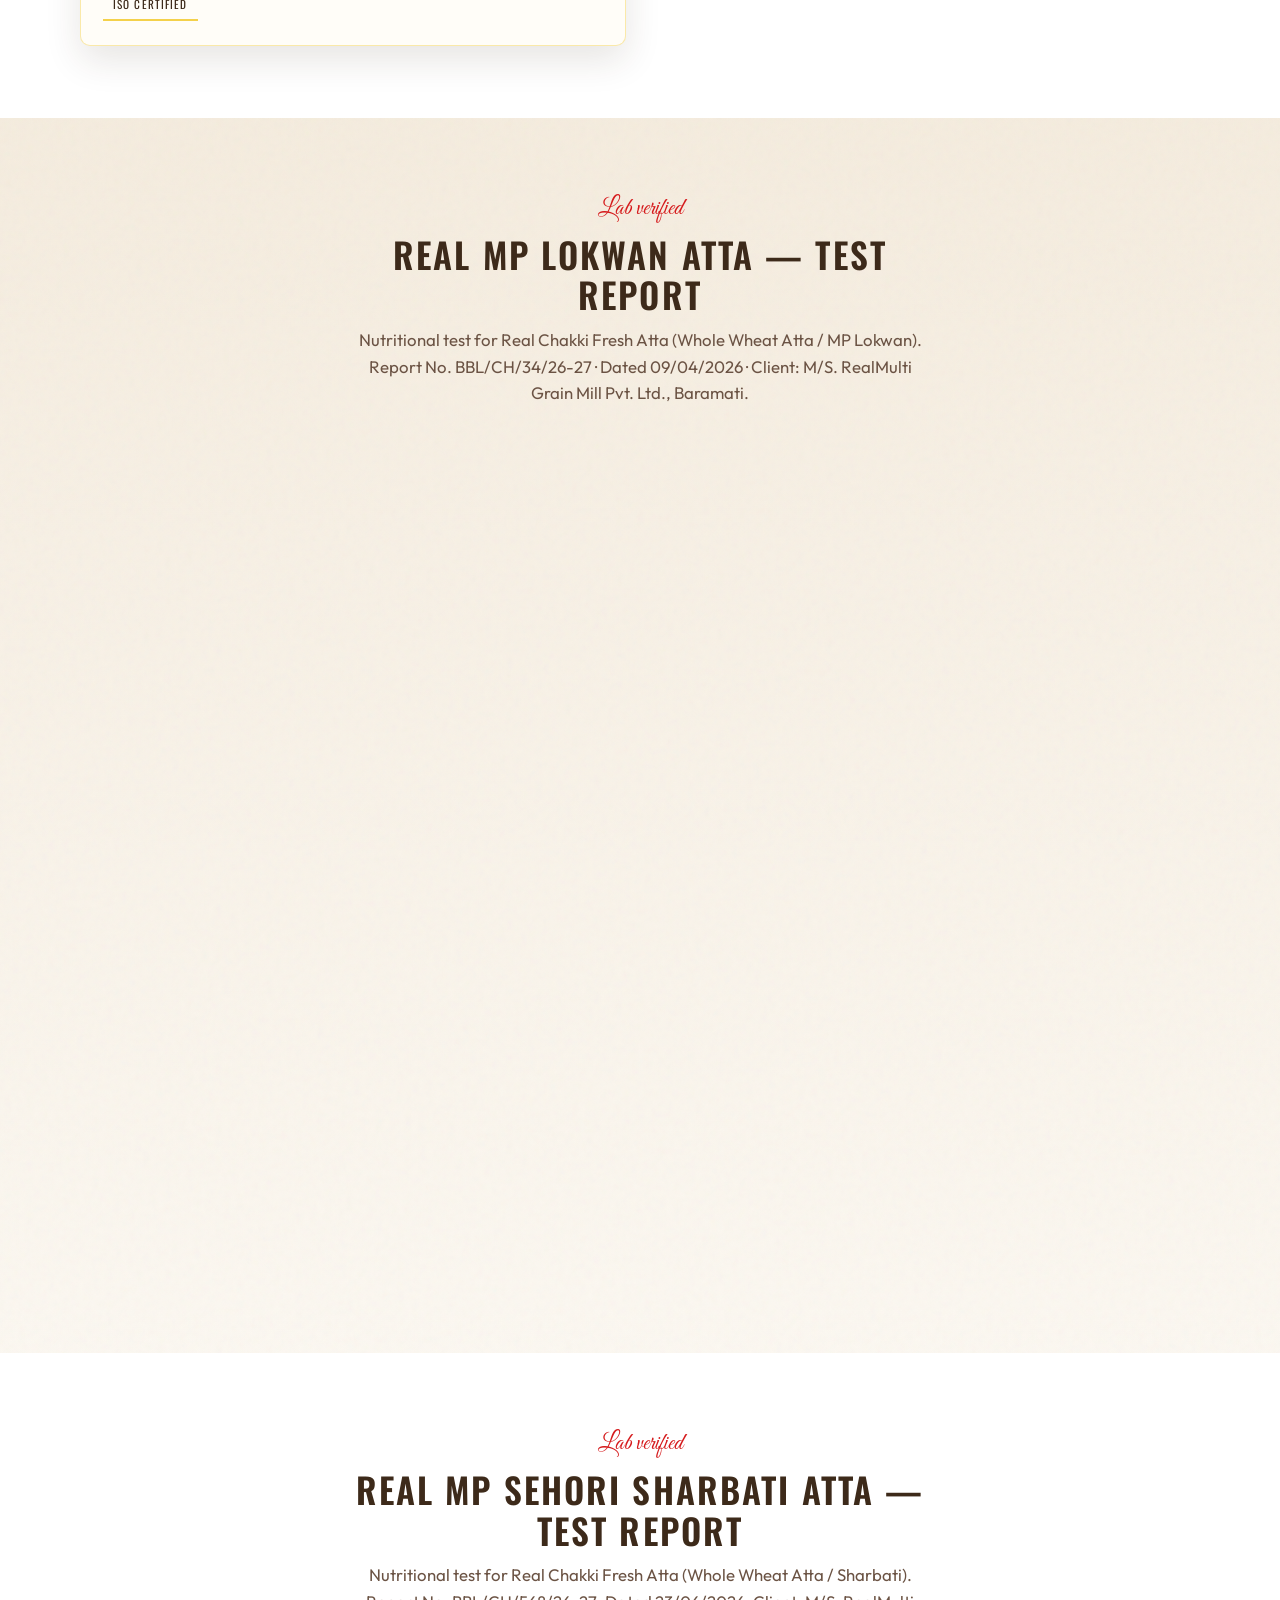
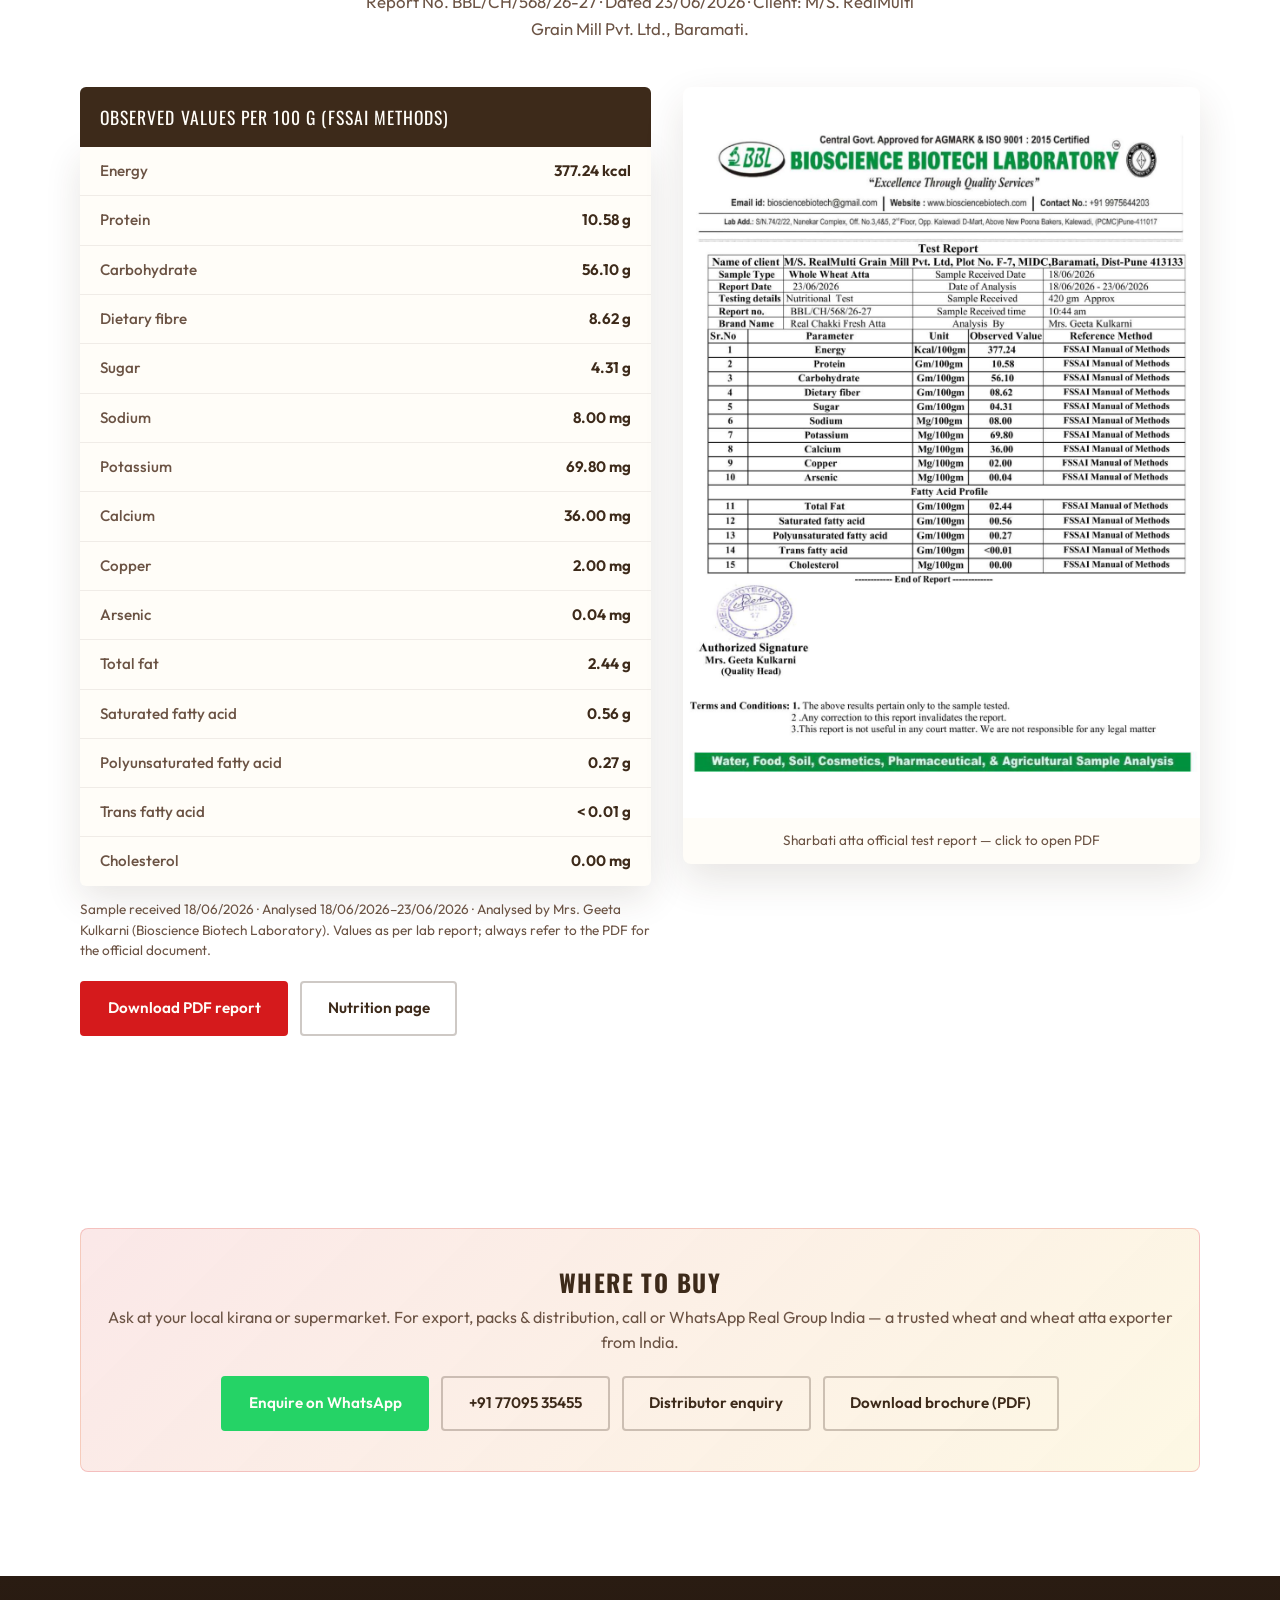
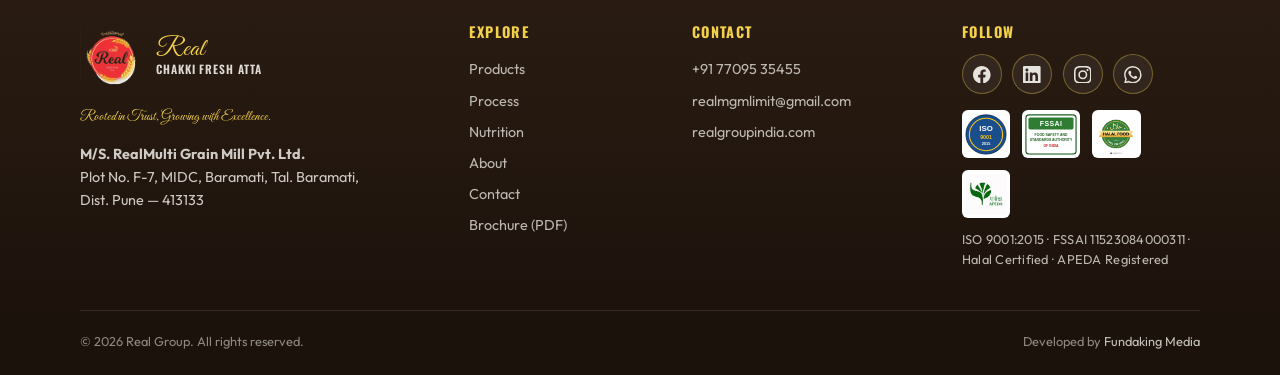
<file: product.html>
<!DOCTYPE html>
<html lang="en">
<head>
  <meta charset="UTF-8" />
  <meta name="viewport" content="width=device-width, initial-scale=1" />
  <title>Products | Real Chakki Fresh Atta — Real Group India</title>
  <meta name="description" content="Halal certified, APEDA registered quality wheat and atta from Real Group India. Real MP Lokwan Atta, Sehori Sharbati Atta, Rice Atta Pure, and whole wheat — export ready from Baramati." />
  <meta name="keywords" content="Real MP Lokwan Atta, Real Sehori Sharbati Atta, Real Rice Atta, wheat exporter India, Halal atta, APEDA" />
  <meta name="author" content="Real Group India — RealMulti Grain Mill Pvt. Ltd." />
  <meta name="robots" content="index, follow, max-image-preview:large, max-snippet:-1, max-video-preview:-1" />
  <meta name="googlebot" content="index, follow" />
  <link rel="canonical" href="https://realgroupindia.com/product.html" />
  <meta name="theme-color" content="#d51a1c" />
  <meta name="geo.region" content="IN-MH" />
  <meta name="geo.placename" content="Baramati" />

  <meta property="og:type" content="website" />
  <meta property="og:site_name" content="Real Group India" />
  <meta property="og:locale" content="en_IN" />
  <meta property="og:title" content="Products | Real Chakki Fresh Atta — Real Group India" />
  <meta property="og:description" content="Halal certified, APEDA registered quality wheat and atta from Real Group India. Real MP Lokwan Atta, Sehori Sharbati Atta, Rice Atta Pure, and whole wheat — export ready from Baramati." />
  <meta property="og:url" content="https://realgroupindia.com/product.html" />
  <meta property="og:image" content="https://realgroupindia.com/assets/hero-product.png" />
  <meta property="og:image:alt" content="Real Chakki Fresh Atta — premium MP wheat atta from Real Group India" />
  <meta property="og:image:width" content="1200" />
  <meta property="og:image:height" content="630" />

  <meta name="twitter:card" content="summary_large_image" />
  <meta name="twitter:title" content="Products | Real Chakki Fresh Atta — Real Group India" />
  <meta name="twitter:description" content="Halal certified, APEDA registered quality wheat and atta from Real Group India. Real MP Lokwan Atta, Sehori Sharbati Atta, Rice Atta Pure, and whole wheat — export ready from Baramati." />
  <meta name="twitter:image" content="https://realgroupindia.com/assets/hero-product.png" />

  <link rel="preconnect" href="https://fonts.googleapis.com" />
  <link rel="preconnect" href="https://fonts.gstatic.com" crossorigin />
  <link href="https://fonts.googleapis.com/css2?family=Great+Vibes&family=Oswald:wght@500;600&family=Outfit:wght@400;500;600;700&display=swap" rel="stylesheet" />
  <link rel="stylesheet" href="css/styles.css?v=22" />
  <link rel="icon" href="assets/favicon.png" type="image/png" />
  <link rel="apple-touch-icon" href="assets/favicon.png" />
  <script type="application/ld+json">
{
  "@context": "https://schema.org",
  "@type": "Organization",
  "@id": "https://realgroupindia.com/#organization",
  "name": "Real Group India",
  "alternateName": [
    "RealMulti Grain Mill Pvt. Ltd.",
    "Real Chakki Fresh Atta",
    "M/S. RealMulti Grain Mill Pvt. Ltd."
  ],
  "url": "https://realgroupindia.com/",
  "logo": "https://realgroupindia.com/assets/logo-real-atta.png",
  "image": "https://realgroupindia.com/assets/hero-product.png",
  "description": "Trusted wheat and wheat atta exporter from India. Halal certified, APEDA registered, ISO 9001:2015 and FSSAI licensed chakki-fresh MP Lokwan and Sehori Sharbati atta from Baramati.",
  "telephone": "+91-77095-35455",
  "email": "realmgmlimit@gmail.com",
  "address": {
    "@type": "PostalAddress",
    "streetAddress": "Plot No. F-7, MIDC, Baramati, Tal. Baramati",
    "addressLocality": "Baramati",
    "addressRegion": "Maharashtra",
    "postalCode": "413133",
    "addressCountry": "IN"
  },
  "areaServed": [
    "IN",
    "AE",
    "SA",
    "GB",
    "US",
    "CA",
    "AU",
    "SG"
  ],
  "sameAs": [
    "https://www.facebook.com/profile.php?id=61594869973632",
    "https://instagram.com/realgroupindia",
    "https://linkedin.com/company/realgroupindia",
    "https://wa.me/917709535455"
  ],
  "foundingLocation": {
    "@type": "Place",
    "name": "Baramati, Maharashtra, India"
  }
}
  </script>
  <script type="application/ld+json">
{
  "@context": "https://schema.org",
  "@type": "ItemList",
  "name": "Real Chakki Fresh product range",
  "url": "https://realgroupindia.com/product.html",
  "numberOfItems": 5,
  "itemListElement": [
    {
      "@type": "ListItem",
      "position": 1,
      "name": "Real MP Lokwan Atta",
      "url": "https://realgroupindia.com/product.html#mp-lokwan-atta"
    },
    {
      "@type": "ListItem",
      "position": 2,
      "name": "Real MP Sehori Sharbati Atta",
      "url": "https://realgroupindia.com/product.html#mp-sehori-sharbati-atta"
    },
    {
      "@type": "ListItem",
      "position": 3,
      "name": "Real Rice Atta [Pure]",
      "url": "https://realgroupindia.com/product.html#rice-atta-pure"
    },
    {
      "@type": "ListItem",
      "position": 4,
      "name": "Real MP Lokwan Wheat",
      "url": "https://realgroupindia.com/product.html#mp-lokwan-wheat"
    },
    {
      "@type": "ListItem",
      "position": 5,
      "name": "Real MP Sehori Wheat",
      "url": "https://realgroupindia.com/product.html#mp-sehori-wheat"
    }
  ]
}
  </script>
</head>
<body>
  <header class="site-header">
    <div class="header-inner">
      <a class="brand-link" href="index.html">
        <img src="assets/logo-real-atta.png?v=5" alt="Real Chakki Fresh Atta" width="56" height="56" />
        <span class="brand-text">
          <span class="script">Real</span>
          <span class="sub">Chakki Fresh Atta</span>
        </span>
      </a>
      <button class="nav-toggle" type="button" aria-label="Open menu" aria-expanded="false" aria-controls="site-nav">
        <span></span><span></span><span></span>
      </button>
      <nav class="site-nav" id="site-nav" aria-label="Primary">
        <ul>
          <li><a href="index.html">Home</a></li>
          <li><a href="product.html" aria-current="page">Products</a></li>
          <li><a href="process.html">Process</a></li>
          <li><a href="nutrition.html">Nutrition</a></li>
          <li><a href="about.html">About</a></li>
          <li><a class="nav-cta" href="contact.html">Contact</a></li>
        </ul>
      </nav>
    </div>
  </header>

  <main>
    <header class="page-hero">
      <div class="container">
        <p class="eyebrow">Our range</p>
        <h1>Real Chakki Fresh products</h1>
        <p>Halal certified and APEDA registered quality atta and wheat from Real Group India — a trusted wheat and wheat atta exporter from India. Milled chakki-fresh at RealMulti Grain Mill, Baramati. 0% maida.</p>
      </div>
    </header>

    <section class="section">
      <div class="container">
        <div class="product-catalog">
          <article class="product-card reveal" id="mp-lokwan-atta">
            <div class="product-card__media">
              <img src="assets/products/mp-lokwan-atta.png?v=3" alt="Real MP Lokwan Atta 5kg pack" width="800" height="800" />
            </div>
            <div class="product-card__body">
              <p class="product-card__tag">Atta · 5 kg</p>
              <h2>Real MP Lokwan Atta</h2>
              <p>Quality whole wheat atta from MP Lokwan grain — high fibre, chakki-fresh, and made for softer, tastier rotis. 0% maida · 100% atta. Lab-verified nutrition you can trust for everyday Indian meals.</p>
              <p>This is a Halal certified, APEDA registered quality product. Real Group India is a trusted wheat and wheat atta exporter from India, supplying consistent, export-ready packs from our ISO and FSSAI licensed mill in Baramati.</p>
              <ul class="feature-pills">
                <li>Halal Certified</li>
                <li>APEDA Registered</li>
                <li>High Fiber</li>
                <li>Freshly Ground</li>
                <li>Softer Roti</li>
              </ul>
            </div>
          </article>

          <article class="product-card reveal" id="rice-atta-pure">
            <div class="product-card__media">
              <img src="assets/products/rice-atta-pure.png?v=3" alt="Real Rice Atta Pure 5kg pack" width="800" height="800" />
            </div>
            <div class="product-card__body">
              <p class="product-card__tag">Atta · 5 kg · Gluten free</p>
              <h2>Real Rice Atta [Pure]</h2>
              <p>Quality pure rice atta — naturally gluten-free, soft, smooth and easy to digest. Ideal for dosa, idli, chilla, bhakri and light everyday meals. 0% maida · 100% rice. Hygienically milled for a clean, consistent grind.</p>
              <p>This is a Halal certified, APEDA registered quality product from Real Group India — a trusted wheat and wheat atta exporter from India, also packing export-grade rice atta for households and distributors worldwide.</p>
              <ul class="feature-pills">
                <li>Halal Certified</li>
                <li>APEDA Registered</li>
                <li>Gluten Free</li>
                <li>Easy to Digest</li>
                <li>Rich in Energy</li>
              </ul>
            </div>
          </article>

          <article class="product-card reveal" id="mp-lokwan-wheat">
            <div class="product-card__media">
              <img src="assets/products/mp-lokwan-wheat.png?v=3" alt="Real MP Lokwan Wheat 5kg pack" width="800" height="800" />
            </div>
            <div class="product-card__body">
              <p class="product-card__tag">Whole wheat · 5 kg</p>
              <h2>Real MP Lokwan Wheat</h2>
              <p>Quality 100% MP Lokwan whole wheat — cleaned, graded grain for chakki-fresh milling at home or at our mill. Grown in Madhya Pradesh for full aroma, protein and everyday roti strength.</p>
              <p>This is a Halal certified, APEDA registered quality product. Real Group India is a trusted wheat and wheat atta exporter from India, shipping carefully selected grain with ISO 9001:2015 and FSSAI compliance.</p>
              <ul class="feature-pills">
                <li>Halal Certified</li>
                <li>APEDA Registered</li>
                <li>100% Lokwan</li>
                <li>Grown in MP</li>
                <li>ISO Certified</li>
              </ul>
            </div>
          </article>

          <article class="product-card reveal" id="mp-sehori-sharbati-atta">
            <div class="product-card__media">
              <img src="assets/products/mp-sehori-sharbati-atta.png?v=3" alt="Real Premium MP Sharbati Whole Wheat Atta 5kg pack" width="800" height="800" />
            </div>
            <div class="product-card__body">
              <p class="product-card__tag">Atta · Premium · 5 kg</p>
              <h2>Real MP Sehori Sharbati Atta</h2>
              <p>Premium quality MP Sehore Sharbati whole wheat atta — vitamin-rich, naturally sweet grain, perfect for chapati and phulka. Traditional chakki grinding for the soft rotis families recognise. 0% maida · 100% atta.</p>
              <p>This is a Halal certified, APEDA registered quality product. Real Group India is a trusted wheat and wheat atta exporter from India, with independent lab reports and export-ready packs from Baramati.</p>
              <ul class="feature-pills">
                <li>Halal Certified</li>
                <li>APEDA Registered</li>
                <li>Sharbati</li>
                <li>0% Maida</li>
                <li>Softer Roti</li>
              </ul>
              <p style="margin-top:0.85rem"><a class="btn btn-outline" href="#lab-report-sharbati" style="padding:0.55rem 1rem;font-size:0.85rem">Lab test report</a></p>
            </div>
          </article>

          <article class="product-card reveal" id="mp-sehori-wheat">
            <div class="product-card__media">
              <img src="assets/products/mp-sehori-wheat.png?v=3" alt="Real MP Sehori Wheat 5kg pack" width="800" height="800" />
            </div>
            <div class="product-card__body">
              <p class="product-card__tag">Whole wheat · 5 kg</p>
              <h2>Real MP Sehori Wheat</h2>
              <p>Quality Sehore-origin whole wheat grown in Madhya Pradesh — sweet, premium grain that mills into soft, flavourful rotis when ground chakki-fresh. Sorted and packed for home mills and export buyers.</p>
              <p>This is a Halal certified, APEDA registered quality product. Real Group India is a trusted wheat and wheat atta exporter from India, known for consistent MP wheat and hygienic Baramati milling.</p>
              <ul class="feature-pills">
                <li>Halal Certified</li>
                <li>APEDA Registered</li>
                <li>Sehore Origin</li>
                <li>Grown in MP</li>
                <li>ISO Certified</li>
              </ul>
            </div>
          </article>
        </div>
      </div>
    </section>

    <section class="section section-alt" id="lab-report">
      <div class="container">
        <div class="section-head reveal">
          <span class="eyebrow">Lab verified</span>
          <h2>Real MP Lokwan Atta — test report</h2>
          <p>Nutritional test for Real Chakki Fresh Atta (Whole Wheat Atta / MP Lokwan). Report No. BBL/CH/34/26-27 · Dated 09/04/2026 · Client: M/S. RealMulti Grain Mill Pvt. Ltd., Baramati.</p>
        </div>

        <div class="report-layout reveal">
          <div>
            <table class="nutrition-table">
              <caption>Observed values per 100 g (FSSAI methods)</caption>
              <tbody>
                <tr><th scope="row">Energy</th><td>381.00 kcal</td></tr>
                <tr><th scope="row">Protein</th><td>10.80 g</td></tr>
                <tr><th scope="row">Carbohydrate</th><td>55.00 g</td></tr>
                <tr><th scope="row">Dietary fibre</th><td>8.50 g</td></tr>
                <tr><th scope="row">Sugar</th><td>4.58 g</td></tr>
                <tr><th scope="row">Sodium</th><td>10.00 mg</td></tr>
                <tr><th scope="row">Potassium</th><td>68.00 mg</td></tr>
                <tr><th scope="row">Calcium</th><td>38.00 mg</td></tr>
                <tr><th scope="row">Total fat</th><td>2.30 g</td></tr>
                <tr><th scope="row">Saturated fatty acid</th><td>0.52 g</td></tr>
                <tr><th scope="row">Polyunsaturated fatty acid</th><td>0.21 g</td></tr>
                <tr><th scope="row">Trans fatty acid</th><td>&lt; 0.01 g</td></tr>
                <tr><th scope="row">Cholesterol</th><td>0.00 mg</td></tr>
              </tbody>
            </table>
            <p class="report-note">Sample received 06/04/2026 · Analysed 06/04/2026–09/04/2026 · Analysed by Mrs. Geeta Kulkarni. Values as per lab report; always refer to the PDF for the official document.</p>
            <div class="buy-actions" style="justify-content:flex-start;margin-top:1.25rem">
              <a class="btn btn-primary" href="assets/reports/test-report-wheat-atta.pdf" target="_blank" rel="noopener">Download PDF report</a>
              <a class="btn btn-outline" href="nutrition.html">Nutrition page</a>
            </div>
          </div>
          <figure class="report-preview">
            <a href="assets/reports/test-report-wheat-atta.pdf" target="_blank" rel="noopener">
              <img src="assets/reports/test-report-wheat-atta.png" alt="Lab test report scan for Real Chakki Fresh Whole Wheat Atta" width="900" height="1200" />
            </a>
            <figcaption>Official test report — click to open PDF</figcaption>
          </figure>
        </div>
      </div>
    </section>

    <section class="section" id="lab-report-sharbati">
      <div class="container">
        <div class="section-head reveal">
          <span class="eyebrow">Lab verified</span>
          <h2>Real MP Sehori Sharbati Atta — test report</h2>
          <p>Nutritional test for Real Chakki Fresh Atta (Whole Wheat Atta / Sharbati). Report No. BBL/CH/568/26-27 · Dated 23/06/2026 · Client: M/S. RealMulti Grain Mill Pvt. Ltd., Baramati.</p>
        </div>

        <div class="report-layout reveal">
          <div>
            <table class="nutrition-table">
              <caption>Observed values per 100 g (FSSAI methods)</caption>
              <tbody>
                <tr><th scope="row">Energy</th><td>377.24 kcal</td></tr>
                <tr><th scope="row">Protein</th><td>10.58 g</td></tr>
                <tr><th scope="row">Carbohydrate</th><td>56.10 g</td></tr>
                <tr><th scope="row">Dietary fibre</th><td>8.62 g</td></tr>
                <tr><th scope="row">Sugar</th><td>4.31 g</td></tr>
                <tr><th scope="row">Sodium</th><td>8.00 mg</td></tr>
                <tr><th scope="row">Potassium</th><td>69.80 mg</td></tr>
                <tr><th scope="row">Calcium</th><td>36.00 mg</td></tr>
                <tr><th scope="row">Copper</th><td>2.00 mg</td></tr>
                <tr><th scope="row">Arsenic</th><td>0.04 mg</td></tr>
                <tr><th scope="row">Total fat</th><td>2.44 g</td></tr>
                <tr><th scope="row">Saturated fatty acid</th><td>0.56 g</td></tr>
                <tr><th scope="row">Polyunsaturated fatty acid</th><td>0.27 g</td></tr>
                <tr><th scope="row">Trans fatty acid</th><td>&lt; 0.01 g</td></tr>
                <tr><th scope="row">Cholesterol</th><td>0.00 mg</td></tr>
              </tbody>
            </table>
            <p class="report-note">Sample received 18/06/2026 · Analysed 18/06/2026–23/06/2026 · Analysed by Mrs. Geeta Kulkarni (Bioscience Biotech Laboratory). Values as per lab report; always refer to the PDF for the official document.</p>
            <div class="buy-actions" style="justify-content:flex-start;margin-top:1.25rem">
              <a class="btn btn-primary" href="assets/reports/test-report-sharbati-atta.pdf" target="_blank" rel="noopener">Download PDF report</a>
              <a class="btn btn-outline" href="nutrition.html#sharbati-report">Nutrition page</a>
            </div>
          </div>
          <figure class="report-preview">
            <a href="assets/reports/test-report-sharbati-atta.pdf" target="_blank" rel="noopener">
              <img src="assets/reports/test-report-sharbati-atta.png" alt="Lab test report for Sharbati Real Chakki Fresh Whole Wheat Atta" width="900" height="1200" />
            </a>
            <figcaption>Sharbati atta official test report — click to open PDF</figcaption>
          </figure>
        </div>
      </div>
    </section>

    <section class="section">
      <div class="container">
        <div class="buy-block reveal">
          <h2>Where to buy</h2>
          <p>Ask at your local kirana or supermarket. For export, packs &amp; distribution, call or WhatsApp Real Group India — a trusted wheat and wheat atta exporter from India.</p>
          <div class="buy-actions">
            <a class="btn btn-whatsapp" href="https://wa.me/917709535455?text=Hi%2C%20I%20want%20to%20enquire%20about%20Real%20Chakki%20Fresh%20products" target="_blank" rel="noopener">Enquire on WhatsApp</a>
            <a class="btn btn-outline" href="tel:+917709535455">+91 77095 35455</a>
            <a class="btn btn-outline" href="contact.html">Distributor enquiry</a>
            <a class="btn btn-outline js-brochure-download" href="#" data-brochure-pdf="brochure/Real-Chakki-Fresh-Atta-Export-Brochure.pdf">Download brochure (PDF)</a>
          </div>
        </div>
      </div>
    </section>
  </main>

  <footer class="site-footer">
    <div class="container footer-grid footer-grid--rich">
      <div class="footer-brand">
        <a class="brand-link" href="index.html">
          <img src="assets/logo-real-atta.png?v=5" alt="Real Chakki Fresh Atta" width="56" height="56" />
          <span class="brand-text">
            <span class="script">Real</span>
            <span class="sub">Chakki Fresh Atta</span>
          </span>
        </a>
        <p class="footer-motto">Rooted in Trust, Growing with Excellence.</p>
        <p><strong>M/S. RealMulti Grain Mill Pvt. Ltd.</strong><br />
        Plot No. F-7, MIDC, Baramati, Tal. Baramati,<br />
        Dist. Pune — 413133</p>
      </div>
      <div class="footer-col">
        <h3>Explore</h3>
        <a href="product.html">Products</a>
        <a href="process.html">Process</a>
        <a href="nutrition.html">Nutrition</a>
        <a href="about.html">About</a>
        <a href="contact.html">Contact</a>
        <a class="js-brochure-download" href="#" data-brochure-pdf="brochure/Real-Chakki-Fresh-Atta-Export-Brochure.pdf">Brochure (PDF)</a>
      </div>
      <div class="footer-col">
        <h3>Contact</h3>
        <a href="tel:+917709535455">+91 77095 35455</a>
        <a href="mailto:realmgmlimit@gmail.com">realmgmlimit@gmail.com</a>
        <a href="https://realgroupindia.com" target="_blank" rel="noopener noreferrer">realgroupindia.com</a>
      </div>
      <div class="footer-col">
        <h3>Follow</h3>
        <div class="footer-social" aria-label="Social media">
          <a class="footer-social__link" href="https://www.facebook.com/profile.php?id=61594869973632" target="_blank" rel="noopener noreferrer" aria-label="Facebook">
            <svg viewBox="0 0 24 24" aria-hidden="true"><path fill="currentColor" d="M24 12.073c0-6.627-5.373-12-12-12s-12 5.373-12 12c0 5.99 4.388 10.954 10.125 11.854v-8.385H7.078v-3.47h3.047V9.43c0-3.007 1.792-4.669 4.533-4.669 1.312 0 2.686.235 2.686.235v2.953H15.83c-1.491 0-1.956.925-1.956 1.874v2.25h3.328l-.532 3.47h-2.796v8.385C19.612 23.027 24 18.062 24 12.073z"/></svg>
          </a>
          <a class="footer-social__link" href="https://linkedin.com/company/realgroupindia" target="_blank" rel="noopener noreferrer" aria-label="LinkedIn">
            <svg viewBox="0 0 24 24" aria-hidden="true"><path fill="currentColor" d="M20.447 20.452h-3.554v-5.569c0-1.328-.027-3.037-1.852-3.037-1.853 0-2.136 1.445-2.136 2.939v5.667H9.351V9h3.414v1.561h.046c.477-.9 1.637-1.85 3.37-1.85 3.601 0 4.267 2.37 4.267 5.455v6.286zM5.337 7.433c-1.144 0-2.063-.926-2.063-2.065 0-1.138.92-2.063 2.063-2.063 1.14 0 2.064.925 2.064 2.063 0 1.139-.925 2.065-2.064 2.065zm1.782 13.019H3.555V9h3.564v11.452zM22.225 0H1.771C.792 0 0 .774 0 1.729v20.542C0 23.227.792 24 1.771 24h20.451C23.2 24 24 23.227 24 22.271V1.729C24 .774 23.2 0 22.222 0h.003z"/></svg>
          </a>
          <a class="footer-social__link" href="https://instagram.com/realgroupindia" target="_blank" rel="noopener noreferrer" aria-label="Instagram">
            <svg viewBox="0 0 24 24" aria-hidden="true"><path fill="currentColor" d="M12 2.163c3.204 0 3.584.012 4.85.07 3.252.148 4.771 1.691 4.919 4.919.058 1.265.069 1.645.069 4.849 0 3.205-.012 3.584-.069 4.849-.149 3.225-1.664 4.771-4.919 4.919-1.266.058-1.644.07-4.85.07-3.204 0-3.584-.012-4.849-.07-3.26-.149-4.771-1.699-4.919-4.92-.058-1.265-.07-1.644-.07-4.849 0-3.204.013-3.583.07-4.849.149-3.227 1.664-4.771 4.919-4.919 1.266-.057 1.645-.069 4.849-.069zm0-2.163c-3.259 0-3.667.014-4.947.072-4.358.2-6.78 2.618-6.98 6.98-.059 1.281-.073 1.689-.073 4.948 0 3.259.014 3.668.072 4.948.2 4.358 2.618 6.78 6.98 6.98 1.281.058 1.689.072 4.948.072 3.259 0 3.668-.014 4.948-.072 4.354-.2 6.782-2.618 6.979-6.98.059-1.28.073-1.689.073-4.948 0-3.259-.014-3.667-.072-4.947-.196-4.354-2.617-6.78-6.979-6.98C15.667.014 15.259 0 12 0zm0 5.838a6.162 6.162 0 100 12.324 6.162 6.162 0 000-12.324zM12 16a4 4 0 110-8 4 4 0 010 8zm6.406-11.845a1.44 1.44 0 100 2.881 1.44 1.44 0 000-2.881z"/></svg>
          </a>
          <a class="footer-social__link" href="https://wa.me/917709535455" target="_blank" rel="noopener noreferrer" aria-label="WhatsApp">
            <svg viewBox="0 0 24 24" aria-hidden="true"><path fill="currentColor" d="M17.472 14.382c-.297-.149-1.758-.867-2.03-.967-.273-.099-.471-.148-.67.15-.197.297-.767.966-.94 1.164-.173.199-.347.223-.644.075-.297-.15-1.255-.463-2.39-1.475-.883-.788-1.48-1.761-1.653-2.059-.173-.297-.018-.458.13-.606.134-.133.298-.347.446-.52.149-.174.198-.298.298-.497.099-.198.05-.371-.025-.52-.075-.149-.669-1.612-.916-2.207-.242-.579-.487-.5-.669-.51-.173-.008-.371-.01-.57-.01-.198 0-.52.074-.792.372-.272.297-1.04 1.016-1.04 2.479 0 1.462 1.065 2.875 1.213 3.074.149.198 2.096 3.2 5.077 4.487.709.306 1.262.489 1.694.625.712.227 1.36.195 1.871.118.571-.085 1.758-.719 2.006-1.413.248-.694.248-1.289.173-1.413-.074-.124-.272-.198-.57-.347m-5.421 7.403h-.004a9.87 9.87 0 01-5.031-1.378l-.361-.214-3.741.982.998-3.648-.235-.374a9.86 9.86 0 01-1.51-5.26c.001-5.45 4.436-9.884 9.888-9.884 2.64 0 5.122 1.03 6.988 2.898a9.825 9.825 0 012.893 6.994c-.003 5.45-4.435 9.884-9.885 9.884m8.413-18.297A11.815 11.815 0 0012.05 0C5.495 0 .16 5.335.157 11.892c0 2.096.547 4.142 1.588 5.945L.057 24l6.305-1.654a11.882 11.882 0 005.683 1.448h.005c6.554 0 11.89-5.335 11.893-11.893a11.821 11.821 0 00-3.48-8.413z"/></svg>
          </a>
        </div>
        <div class="footer-certs"><div class="footer-certs__logos"><img src="assets/badge-iso-9001.svg" alt="ISO 9001:2015" width="48" height="48" /><img src="assets/badge-fssai.svg" alt="FSSAI" width="60" height="48" /><img src="assets/badge-halal.png" alt="100% Halal Certified" width="48" height="48" /><img src="assets/badge-apeda.png" alt="APEDA - Agricultural and Processed Food Products Export Development Authority" width="72" height="48" /></div><p>ISO 9001:2015 · FSSAI 11523084000311 · Halal Certified · APEDA Registered</p></div>
      </div>
    </div>
    <div class="container footer-bottom">
      <span>&copy; <span id="y"></span> Real Group. All rights reserved.</span>
      <span>Developed by <a href="https://fundaking.com/" target="_blank" rel="noopener noreferrer">Fundaking Media</a></span>
    </div>
  </footer>
  <script>document.getElementById("y").textContent = new Date().getFullYear();</script>
  <script src="js/main.js"></script>
  <script src="js/brochure-modal.js?v=7"></script>
</body>
</html>
</file>
<file: css/styles.css>
/* Real Chakki Fresh Atta — brand styles
   Palette from Real logo: saffron red + wheat gold */
:root {
  --orange: #d51a1c;
  --orange-deep: #b01416;
  --orange-soft: #e85a5c;
  --beige: #faf3e6;
  --beige-deep: #f0e0c0;
  --paper: #fff8ee;
  --brown: #3d2a1a;
  --brown-mid: #6b5344;
  --gold: #f4d14b;
  --gold-deep: #d4b028;
  --gold-mist: rgba(244, 209, 75, 0.45);
  --green: #2f6b3a;
  --white: #fffdf8;
  --ink: #2a1c12;
  --shadow: rgba(61, 42, 26, 0.12);
  --radius: 4px;
  --font-display: "Great Vibes", cursive;
  --font-body: "Outfit", system-ui, sans-serif;
  --font-title: "Oswald", "Outfit", sans-serif;
  --max: 1120px;
  --header-h: 72px;
  --ease: cubic-bezier(0.22, 1, 0.36, 1);
}

*,
*::before,
*::after {
  box-sizing: border-box;
}

html {
  scroll-behavior: smooth;
}

body {
  margin: 0;
  font-family: var(--font-body);
  font-weight: 400;
  color: var(--ink);
  background:
    radial-gradient(ellipse 80% 50% at 10% 0%, rgba(213, 26, 28, 0.08), transparent 50%),
    radial-gradient(ellipse 60% 40% at 90% 10%, rgba(244, 209, 75, 0.14), transparent 45%),
    linear-gradient(180deg, var(--paper) 0%, var(--beige) 100%);
  background-attachment: fixed;
  line-height: 1.6;
  min-height: 100vh;
}

img {
  max-width: 100%;
  height: auto;
  display: block;
}

a {
  color: inherit;
  text-decoration: none;
}

ul {
  margin: 0;
  padding: 0;
  list-style: none;
}

h1, h2, h3, h4 {
  margin: 0;
  line-height: 1.15;
  color: var(--brown);
}

p {
  margin: 0;
}

.container {
  width: min(100% - 2.5rem, var(--max));
  margin-inline: auto;
}

/* ——— Header ——— */
.site-header {
  position: sticky;
  top: 0;
  z-index: 100;
  height: var(--header-h);
  display: flex;
  align-items: center;
  background: rgba(250, 243, 230, 0.92);
  backdrop-filter: blur(10px);
  border-bottom: 2px solid var(--gold);
}

.header-inner {
  display: flex;
  align-items: center;
  justify-content: space-between;
  gap: 1.5rem;
  width: min(100% - 2.5rem, var(--max));
  margin-inline: auto;
}

.brand-link {
  display: flex;
  align-items: center;
  gap: 0.75rem;
  flex-shrink: 0;
}

.brand-link img {
  width: 56px;
  height: 56px;
  object-fit: contain;
}

.brand-text {
  display: flex;
  flex-direction: column;
  line-height: 1.1;
}

.brand-text .script {
  font-family: var(--font-display);
  font-size: 1.65rem;
  color: var(--orange);
  line-height: 1;
}

.brand-text .sub {
  font-size: 0.65rem;
  font-weight: 600;
  letter-spacing: 0.12em;
  text-transform: uppercase;
  color: var(--brown-mid);
}

.nav-toggle {
  display: none;
  width: 44px;
  height: 44px;
  border: 1px solid rgba(61, 42, 26, 0.15);
  background: var(--white);
  border-radius: var(--radius);
  cursor: pointer;
  align-items: center;
  justify-content: center;
  flex-direction: column;
  gap: 5px;
  padding: 0;
}

.nav-toggle span {
  display: block;
  width: 20px;
  height: 2px;
  background: var(--brown);
  transition: transform 0.25s var(--ease), opacity 0.2s;
}

.nav-toggle[aria-expanded="true"] span:nth-child(1) {
  transform: translateY(7px) rotate(45deg);
}

.nav-toggle[aria-expanded="true"] span:nth-child(2) {
  opacity: 0;
}

.nav-toggle[aria-expanded="true"] span:nth-child(3) {
  transform: translateY(-7px) rotate(-45deg);
}

.site-nav ul {
  display: flex;
  align-items: center;
  gap: 0.15rem 1.35rem;
}

.site-nav a {
  font-size: 0.9rem;
  font-weight: 500;
  color: var(--brown-mid);
  padding: 0.35rem 0;
  position: relative;
  transition: color 0.2s;
}

.site-nav a::after {
  content: "";
  position: absolute;
  left: 0;
  bottom: 0;
  width: 100%;
  height: 2px;
  background: var(--orange);
  transform: scaleX(0);
  transform-origin: left;
  transition: transform 0.25s var(--ease);
}

.site-nav a:hover,
.site-nav a[aria-current="page"] {
  color: var(--brown);
}

.site-nav a:hover::after,
.site-nav a[aria-current="page"]::after {
  transform: scaleX(1);
}

.nav-cta {
  display: inline-flex !important;
  align-items: center;
  padding: 0.55rem 1.1rem !important;
  background: var(--orange);
  color: var(--white) !important;
  border-radius: var(--radius);
  font-weight: 600 !important;
  transition: background 0.2s, transform 0.2s;
}

.nav-cta::after {
  display: none !important;
}

.nav-cta:hover {
  background: var(--orange-deep);
  color: var(--white) !important;
  transform: translateY(-1px);
}

/* ——— Buttons ——— */
.btn {
  display: inline-flex;
  align-items: center;
  justify-content: center;
  gap: 0.5rem;
  padding: 0.85rem 1.6rem;
  font-family: var(--font-body);
  font-size: 0.95rem;
  font-weight: 600;
  border-radius: var(--radius);
  border: 2px solid transparent;
  cursor: pointer;
  transition: background 0.2s, color 0.2s, border-color 0.2s, transform 0.2s;
}

.btn:hover {
  transform: translateY(-2px);
}

.btn-primary {
  background: var(--orange);
  color: var(--white);
  border-color: var(--orange);
}

.btn-primary:hover {
  background: var(--orange-deep);
  border-color: var(--orange-deep);
}

.btn-ghost {
  background: transparent;
  color: var(--white);
  border-color: var(--gold);
}

.btn-ghost:hover {
  background: rgba(244, 209, 75, 0.16);
  border-color: var(--gold);
  color: var(--white);
}

.btn-outline {
  background: transparent;
  color: var(--brown);
  border-color: rgba(61, 42, 26, 0.25);
}

.btn-outline:hover {
  border-color: var(--gold-deep);
  color: var(--brown);
  background: rgba(244, 209, 75, 0.16);
}

.btn-whatsapp {
  background: #25d366;
  color: var(--white);
  border-color: #25d366;
}

.btn-whatsapp:hover {
  background: #1ebe57;
  border-color: #1ebe57;
}

/* ——— Hero ——— */
.hero {
  position: relative;
  min-height: calc(100vh - var(--header-h));
  min-height: calc(100dvh - var(--header-h));
  display: flex;
  align-items: center;
  overflow: hidden;
  background: #2a1c12;
}

.hero-media {
  position: absolute;
  inset: 0;
  width: 100%;
  height: 100%;
  object-fit: cover;
  object-position: center center;
}

.hero::before {
  content: "";
  position: absolute;
  inset: 0;
  z-index: 1;
  background:
    linear-gradient(105deg, rgba(42, 28, 18, 0.78) 0%, rgba(42, 28, 18, 0.42) 42%, rgba(42, 28, 18, 0.12) 68%, transparent 100%),
    linear-gradient(to top, rgba(42, 28, 18, 0.45), transparent 35%);
  pointer-events: none;
}

.hero-inner {
  position: relative;
  z-index: 2;
  padding: 5.5rem 0 5rem;
  max-width: 560px;
}

.hero-eyebrow {
  font-family: var(--font-display);
  font-size: 1.75rem;
  color: var(--gold);
  margin-bottom: 0.35rem;
  opacity: 0;
  animation: rise 0.9s var(--ease) 0.15s forwards;
}

.hero-logo {
  width: 140px;
  height: 140px;
  margin-bottom: 1.25rem;
  filter: drop-shadow(0 8px 24px rgba(0, 0, 0, 0.35));
  opacity: 0;
  animation: rise 0.9s var(--ease) 0.05s forwards, sway 5s ease-in-out 1.2s infinite;
  transform-origin: center bottom;
}

.hero h1 {
  font-family: var(--font-title);
  font-size: clamp(1.85rem, 4.5vw, 3rem);
  font-weight: 600;
  letter-spacing: 0.04em;
  text-transform: uppercase;
  color: var(--white);
  margin-bottom: 0.85rem;
  opacity: 0;
  animation: rise 0.9s var(--ease) 0.28s forwards;
}

.hero-lead {
  font-size: 1.05rem;
  color: rgba(255, 253, 248, 0.88);
  max-width: 28rem;
  margin-bottom: 1.15rem;
  opacity: 0;
  animation: rise 0.9s var(--ease) 0.4s forwards;
}

.hero-chips {
  display: flex;
  flex-wrap: wrap;
  gap: 0.5rem;
  list-style: none;
  margin: 0 0 1.6rem;
  padding: 0;
  opacity: 0;
  animation: rise 0.9s var(--ease) 0.5s forwards;
}

.hero-chips li {
  padding: 0.34rem 0.85rem;
  border: 1.5px solid var(--gold);
  border-radius: 999px;
  background: rgba(42, 28, 18, 0.35);
  backdrop-filter: blur(4px);
  color: var(--white);
  font-family: var(--font-title);
  font-size: 0.72rem;
  letter-spacing: 0.12em;
  text-transform: uppercase;
}

.hero-ctas {
  display: flex;
  flex-wrap: wrap;
  gap: 0.75rem;
  opacity: 0;
  animation: rise 0.9s var(--ease) 0.62s forwards;
}

@keyframes rise {
  from {
    opacity: 0;
    transform: translateY(18px);
  }
  to {
    opacity: 1;
    transform: translateY(0);
  }
}

@keyframes sway {
  0%, 100% { transform: rotate(-1.5deg); }
  50% { transform: rotate(1.5deg); }
}

/* ——— Village divider ——— */
.village-band {
  display: block;
  width: 100%;
  height: 48px;
  object-fit: cover;
  object-position: bottom;
  background: linear-gradient(180deg, transparent, rgba(61, 42, 26, 0.06));
}

/* ——— Trust strip ——— */
.trust-strip {
  background: linear-gradient(90deg, var(--orange-deep), var(--orange), var(--orange-soft));
  color: var(--white);
  padding: 1rem 0;
}

.trust-strip ul {
  display: flex;
  flex-wrap: wrap;
  justify-content: center;
  gap: 0.75rem 2.5rem;
  text-align: center;
}

.trust-strip li {
  font-weight: 600;
  font-size: 0.9rem;
  letter-spacing: 0.06em;
  text-transform: uppercase;
  display: flex;
  align-items: center;
  gap: 0.5rem;
}

.trust-strip li::before {
  content: "";
  width: 8px;
  height: 8px;
  border-radius: 50%;
  background: var(--gold);
  box-shadow: 0 0 0 3px rgba(255, 255, 255, 0.2);
}

/* ——— Exporter band ——— */
.exporter-band {
  scroll-margin-top: calc(var(--header-h) + 1rem);
}

.exporter {
  display: grid;
  grid-template-columns: 1.05fr 0.95fr;
  gap: 2.5rem;
  align-items: center;
}

.exporter__copy .eyebrow {
  font-family: var(--font-display);
  font-size: 1.5rem;
  color: var(--gold-deep);
  display: block;
  margin-bottom: 0.35rem;
}

.exporter__copy h2 {
  font-family: var(--font-title);
  font-size: clamp(1.6rem, 3vw, 2.15rem);
  font-weight: 600;
  letter-spacing: 0.06em;
  text-transform: uppercase;
  margin-bottom: 0.85rem;
}

.exporter__copy > p {
  color: var(--brown-mid);
  font-size: 1.05rem;
  margin-bottom: 1rem;
  max-width: 36rem;
}

.exporter__markets {
  font-family: var(--font-title);
  font-size: 0.78rem;
  letter-spacing: 0.1em;
  text-transform: uppercase;
  color: var(--brown);
  margin-bottom: 1.35rem !important;
}

.exporter__ctas {
  display: flex;
  flex-wrap: wrap;
  gap: 0.75rem;
}

.exporter__facts {
  display: grid;
  grid-template-columns: 1fr 1fr;
  gap: 1rem;
}

.exporter__facts li {
  background: var(--white);
  border: 1px solid var(--gold-mist);
  border-top: 3px solid var(--gold);
  border-radius: 14px;
  padding: 1.25rem 1.15rem 1.15rem;
  box-shadow: 0 10px 28px var(--shadow);
}

.exporter__facts strong {
  display: block;
  font-family: var(--font-title);
  font-size: 0.95rem;
  letter-spacing: 0.06em;
  text-transform: uppercase;
  color: var(--brown);
  margin-bottom: 0.4rem;
}

.exporter__facts span {
  display: block;
  font-size: 0.88rem;
  line-height: 1.5;
  color: var(--brown-mid);
}

/* ——— Sections ——— */
.section {
  padding: 4.5rem 0;
}

.section-head {
  text-align: center;
  max-width: 36rem;
  margin: 0 auto 2.75rem;
}

.section-head .eyebrow {
  font-family: var(--font-display);
  font-size: 1.5rem;
  color: var(--orange);
  display: block;
  margin-bottom: 0.35rem;
}

.section-head h2 {
  font-family: var(--font-title);
  font-size: clamp(1.6rem, 3vw, 2.2rem);
  font-weight: 600;
  letter-spacing: 0.06em;
  text-transform: uppercase;
  margin-bottom: 0.75rem;
}

.section-head p {
  color: var(--brown-mid);
  font-size: 1.05rem;
}

.section-alt {
  background:
    linear-gradient(180deg, rgba(232, 213, 181, 0.45), rgba(243, 230, 208, 0.3));
  position: relative;
}

.section-alt::before {
  content: "";
  position: absolute;
  inset: 0;
  background-image: url("data:image/svg+xml,%3Csvg viewBox='0 0 200 200' xmlns='http://www.w3.org/2000/svg'%3E%3Cfilter id='n'%3E%3CfeTurbulence type='fractalNoise' baseFrequency='0.85' numOctaves='4' stitchTiles='stitch'/%3E%3C/filter%3E%3Crect width='100%25' height='100%25' filter='url(%23n)' opacity='0.04'/%3E%3C/svg%3E");
  pointer-events: none;
}

/* ——— Benefits ——— */
.benefits {
  display: grid;
  grid-template-columns: repeat(3, 1fr);
  gap: 1.5rem;
}

.benefit {
  text-align: center;
  padding: 1.75rem 1.25rem;
  border-bottom: 3px solid var(--gold);
}

.benefit-icon {
  width: 56px;
  height: 56px;
  margin: 0 auto 1rem;
  border-radius: 50%;
  background: linear-gradient(145deg, var(--gold), var(--orange));
  display: grid;
  place-items: center;
  color: var(--white);
  font-size: 1.35rem;
  font-weight: 700;
  font-family: var(--font-title);
}

.benefit h3 {
  font-family: var(--font-title);
  font-size: 1.1rem;
  letter-spacing: 0.08em;
  text-transform: uppercase;
  margin-bottom: 0.4rem;
}

.benefit p {
  font-size: 0.95rem;
  color: var(--brown-mid);
}

/* ——— Process teaser ——— */
.process-grid {
  display: grid;
  grid-template-columns: repeat(3, 1fr);
  gap: 1.25rem 1.5rem;
}

.process-step {
  display: grid;
  grid-template-columns: auto 1fr;
  gap: 1rem;
  align-items: start;
  padding: 1rem 0;
}

.step-num {
  font-family: var(--font-title);
  font-size: 1.75rem;
  font-weight: 600;
  color: var(--orange);
  line-height: 1;
  min-width: 2rem;
}

.process-step h3 {
  font-size: 1rem;
  font-weight: 650;
  margin-bottom: 0.25rem;
}

.process-step p {
  font-size: 0.9rem;
  color: var(--brown-mid);
}

.process-cta {
  text-align: center;
  margin-top: 2.5rem;
}

/* ——— Soft roti / pack visual ——— */
.split {
  display: grid;
  grid-template-columns: 1fr 1fr;
  gap: 3rem;
  align-items: center;
}

.split-visual {
  position: relative;
  border-radius: 8px;
  overflow: hidden;
  box-shadow: 0 20px 50px var(--shadow);
  aspect-ratio: 1 / 1;
  background: var(--beige-deep);
}

.split-visual img {
  width: 100%;
  height: 100%;
  object-fit: cover;
  object-position: center;
}

.split-copy .eyebrow {
  font-family: var(--font-display);
  font-size: 1.5rem;
  color: var(--orange);
}

.split-copy h2 {
  font-family: var(--font-title);
  font-size: clamp(1.5rem, 2.8vw, 2rem);
  letter-spacing: 0.05em;
  text-transform: uppercase;
  margin: 0.4rem 0 1rem;
}

.split-copy p {
  color: var(--brown-mid);
  margin-bottom: 1rem;
}

.split-copy p + .btn {
  margin-top: 0.75rem;
}

/* ——— Page hero (inner) ——— */
.page-hero {
  padding: 3.5rem 0 2.5rem;
  text-align: center;
  background:
    linear-gradient(180deg, rgba(213, 26, 28, 0.12), transparent),
    radial-gradient(ellipse at 50% 0%, rgba(244, 209, 75, 0.2), transparent 60%);
  border-bottom: 1px solid rgba(61, 42, 26, 0.08);
}

.page-hero .eyebrow {
  font-family: var(--font-display);
  font-size: 1.6rem;
  color: var(--orange);
}

.page-hero h1 {
  font-family: var(--font-title);
  font-size: clamp(1.75rem, 3.5vw, 2.5rem);
  letter-spacing: 0.06em;
  text-transform: uppercase;
  margin: 0.35rem 0 0.75rem;
}

.page-hero p {
  color: var(--brown-mid);
  max-width: 32rem;
  margin-inline: auto;
}

/* ——— Product ——— */
.pack-sizes {
  display: flex;
  flex-wrap: wrap;
  gap: 0.75rem;
  justify-content: center;
  margin: 2rem 0;
}

.pack-size {
  padding: 0.85rem 1.4rem;
  border: 1.5px solid rgba(61, 42, 26, 0.18);
  background: var(--white);
  font-weight: 600;
  font-size: 0.95rem;
  color: var(--brown);
  min-width: 5.5rem;
  text-align: center;
}

.pack-size.is-featured {
  border-color: var(--orange);
  background: linear-gradient(180deg, #fff8f0, var(--white));
  box-shadow: 0 0 0 1px var(--orange);
}

.claims {
  display: flex;
  flex-wrap: wrap;
  gap: 0.75rem 1.5rem;
  justify-content: center;
  margin-bottom: 2.5rem;
}

.claims li {
  font-weight: 600;
  color: var(--brown);
  font-size: 0.95rem;
}

.claims li::before {
  content: "✦ ";
  color: var(--gold-deep);
}

.gallery {
  display: grid;
  grid-template-columns: 1fr 1fr;
  gap: 1.25rem;
}

.gallery figure {
  margin: 0;
  overflow: hidden;
  border-radius: 6px;
  box-shadow: 0 12px 32px var(--shadow);
  background: var(--beige-deep);
}

.gallery img {
  width: 100%;
  aspect-ratio: 16 / 10;
  object-fit: cover;
  object-position: center top;
}

.gallery figcaption {
  padding: 0.75rem 1rem;
  font-size: 0.85rem;
  color: var(--brown-mid);
  background: var(--white);
}

.buy-block {
  margin-top: 3rem;
  text-align: center;
  padding: 2.5rem 1.5rem;
  background:
    linear-gradient(135deg, rgba(213, 26, 28, 0.1), rgba(244, 209, 75, 0.15));
  border: 1px solid rgba(213, 26, 28, 0.2);
  border-radius: 8px;
}

.buy-block h2 {
  font-family: var(--font-title);
  letter-spacing: 0.06em;
  text-transform: uppercase;
  margin-bottom: 0.5rem;
}

.buy-block p {
  color: var(--brown-mid);
  margin-bottom: 1.25rem;
}

/* ——— Product catalog ——— */
.product-catalog {
  display: grid;
  grid-template-columns: repeat(2, 1fr);
  gap: 1.75rem;
}

.product-card {
  display: grid;
  grid-template-columns: 1fr;
  background: var(--white);
  box-shadow: 0 14px 36px var(--shadow);
  border-radius: 10px;
  overflow: hidden;
  border: 1px solid var(--gold-mist);
  border-top: 3px solid var(--gold);
}

.product-card__media {
  aspect-ratio: 1;
  background: linear-gradient(145deg, #c47820, #6b3d12);
  overflow: hidden;
}

.product-card__media img {
  width: 100%;
  height: 100%;
  object-fit: cover;
  transition: transform 0.7s var(--ease);
}

.product-card:hover .product-card__media img {
  transform: scale(1.04);
}

.product-card__media--grain img {
  object-position: center 30%;
  filter: saturate(0.92);
}

.product-card__body {
  padding: 1.35rem 1.35rem 1.5rem;
}

.product-card__tag {
  font-size: 0.75rem;
  font-weight: 700;
  letter-spacing: 0.1em;
  text-transform: uppercase;
  color: var(--orange);
  margin-bottom: 0.35rem;
}

.product-card h2 {
  font-family: var(--font-title);
  font-size: 1.25rem;
  letter-spacing: 0.04em;
  text-transform: uppercase;
  margin-bottom: 0.55rem;
}

.product-card__body > p {
  color: var(--brown-mid);
  font-size: 0.95rem;
  margin-bottom: 0.75rem;
  line-height: 1.6;
}

.product-card__body > p + p {
  margin-bottom: 0.95rem;
}

.product-card .feature-pills {
  gap: 0.45rem;
}

.product-card .feature-pills li {
  font-size: 0.7rem;
  padding: 0.4rem 0.65rem 0.3rem;
}

.report-layout {
  display: grid;
  grid-template-columns: 1.05fr 0.95fr;
  gap: 2rem;
  align-items: start;
}

.report-note {
  margin-top: 0.85rem;
  font-size: 0.85rem;
  color: var(--brown-mid);
  line-height: 1.5;
}

.report-preview {
  margin: 0;
  border-radius: 8px;
  overflow: hidden;
  box-shadow: 0 16px 40px var(--shadow);
  background: var(--white);
}

.report-preview img {
  width: 100%;
  height: auto;
  display: block;
}

.report-preview figcaption {
  padding: 0.75rem 1rem;
  font-size: 0.85rem;
  color: var(--brown-mid);
  text-align: center;
}


.buy-actions {
  display: flex;
  flex-wrap: wrap;
  gap: 0.75rem;
  justify-content: center;
}

/* ——— Process page ——— */
.journey {
  display: grid;
  gap: 0;
  counter-reset: journey;
}

.journey-item {
  display: grid;
  grid-template-columns: 80px 1fr;
  gap: 1.5rem;
  padding: 1.75rem 0;
  border-bottom: 1px solid rgba(61, 42, 26, 0.1);
  counter-increment: journey;
}

.journey-item::before {
  content: counter(journey, decimal-leading-zero);
  font-family: var(--font-title);
  font-size: 2rem;
  font-weight: 600;
  color: var(--orange);
  line-height: 1;
}

.journey-item h3 {
  font-size: 1.2rem;
  margin-bottom: 0.35rem;
}

.journey-item p {
  color: var(--brown-mid);
}

.pull-quote {
  margin: 3rem 0 0;
  padding: 2rem 1.5rem;
  text-align: center;
  font-family: var(--font-display);
  font-size: clamp(1.5rem, 3vw, 2.1rem);
  color: var(--brown);
  line-height: 1.35;
  background: linear-gradient(90deg, transparent, rgba(213, 26, 28, 0.08), transparent);
}

.pull-quote cite {
  display: block;
  margin-top: 0.75rem;
  font-family: var(--font-body);
  font-style: normal;
  font-size: 0.85rem;
  letter-spacing: 0.08em;
  text-transform: uppercase;
  color: var(--brown-mid);
}

/* ——— Nutrition ——— */
.nutrition-layout {
  display: grid;
  grid-template-columns: 1.1fr 0.9fr;
  gap: 2.5rem;
  align-items: start;
}

.nutrition-table {
  width: 100%;
  border-collapse: collapse;
  background: var(--white);
  box-shadow: 0 12px 36px var(--shadow);
  border-radius: 6px;
  overflow: hidden;
}

.nutrition-table caption {
  caption-side: top;
  text-align: left;
  font-family: var(--font-title);
  font-size: 1.1rem;
  letter-spacing: 0.06em;
  text-transform: uppercase;
  padding: 1rem 1.25rem;
  background: var(--brown);
  color: var(--white);
}

.nutrition-table th,
.nutrition-table td {
  padding: 0.75rem 1.25rem;
  text-align: left;
  border-bottom: 1px solid rgba(61, 42, 26, 0.08);
  font-size: 0.95rem;
}

.nutrition-table tr:last-child th,
.nutrition-table tr:last-child td {
  border-bottom: none;
}

.nutrition-table th {
  font-weight: 500;
  color: var(--brown-mid);
}

.nutrition-table td {
  font-weight: 650;
  text-align: right;
  color: var(--brown);
}

.benefits-list {
  display: flex;
  flex-direction: column;
  gap: 1rem;
}

.benefits-list li {
  padding-left: 1.35rem;
  position: relative;
  color: var(--brown-mid);
}

.benefits-list li::before {
  content: "";
  position: absolute;
  left: 0;
  top: 0.55rem;
  width: 8px;
  height: 8px;
  background: var(--orange);
  border-radius: 1px;
}

.tip-block {
  margin-top: 2.5rem;
  padding: 1.75rem;
  background: var(--white);
  border-left: 4px solid var(--gold);
  box-shadow: 0 8px 24px var(--shadow);
}

.tip-block h3 {
  font-family: var(--font-title);
  letter-spacing: 0.05em;
  text-transform: uppercase;
  font-size: 1.05rem;
  margin-bottom: 0.5rem;
}

.tip-block p {
  color: var(--brown-mid);
}

/* ——— About ——— */
.about-intro {
  max-width: 40rem;
  margin: 0 auto 3rem;
  text-align: center;
}

.about-intro p {
  color: var(--brown-mid);
  font-size: 1.1rem;
}

.motto {
  font-family: var(--font-display);
  font-size: clamp(1.75rem, 3.5vw, 2.4rem);
  color: var(--orange);
  text-align: center;
  margin: 0 0 2.5rem;
}

.about-profile {
  max-width: 46rem;
  margin: 0 auto 3rem;
}

.about-profile h2 {
  font-family: var(--font-title);
  letter-spacing: 0.05em;
  text-transform: uppercase;
  font-size: 1.15rem;
  margin: 2rem 0 0.75rem;
  color: var(--brown);
}

.about-profile h2:first-child {
  margin-top: 0;
}

.about-profile p {
  color: var(--brown-mid);
  font-size: 1.02rem;
  margin-bottom: 0.85rem;
}

.about-profile ul {
  margin: 0 0 1rem;
  padding-left: 1.2rem;
  color: var(--brown-mid);
}

.about-profile li {
  margin-bottom: 0.4rem;
}

.cert-badges {
  display: flex;
  flex-wrap: wrap;
  align-items: center;
  gap: 1rem 1.25rem;
  margin: 1.25rem 0;
  padding: 1.15rem 1.25rem;
  background: var(--paper);
  border: 1px solid rgba(42, 28, 18, 0.08);
  border-radius: 8px;
}

.cert-badges img {
  height: 56px;
  width: auto;
  display: block;
  background: #fff;
  border-radius: 6px;
  padding: 0.25rem;
  box-shadow: 0 4px 12px var(--shadow);
}

.cert-badges p {
  margin: 0;
  flex: 1 1 12rem;
  font-weight: 600;
  color: var(--brown);
  font-size: 0.95rem;
}

.about-cta {
  display: flex;
  flex-wrap: wrap;
  gap: 0.75rem;
  margin-top: 2rem;
}

.about-grid {
  display: grid;
  grid-template-columns: 1fr 1fr;
  gap: 2rem;
}

.about-panel {
  padding: 1.75rem;
  background: var(--white);
  box-shadow: 0 10px 28px var(--shadow);
  border-top: 3px solid var(--green);
}

.about-panel h3 {
  font-family: var(--font-title);
  letter-spacing: 0.05em;
  text-transform: uppercase;
  font-size: 1.05rem;
  margin-bottom: 0.75rem;
}

.about-panel p,
.about-panel address {
  font-style: normal;
  color: var(--brown-mid);
  font-size: 0.95rem;
}

.about-panel .logo-group {
  width: 220px;
  max-width: 100%;
  margin-bottom: 1rem;
}

/* ——— Contact ——— */
.contact-page-grid {
  max-width: 42rem;
}

.contact-actions {
  display: flex;
  flex-wrap: wrap;
  gap: 0.75rem;
  margin: 1.25rem 0 0.5rem;
}

.contact-layout {
  display: grid;
  grid-template-columns: 1fr 1fr;
  gap: 2.5rem;
  align-items: start;
}

.contact-form {
  display: flex;
  flex-direction: column;
  gap: 1rem;
  padding: 1.75rem;
  background: var(--white);
  box-shadow: 0 12px 36px var(--shadow);
  border-radius: 6px;
}

.form-field {
  display: flex;
  flex-direction: column;
  gap: 0.35rem;
}

.form-field label {
  font-size: 0.85rem;
  font-weight: 600;
  color: var(--brown);
}

.form-field input,
.form-field textarea {
  font-family: var(--font-body);
  font-size: 1rem;
  padding: 0.75rem 0.9rem;
  border: 1.5px solid rgba(61, 42, 26, 0.15);
  border-radius: var(--radius);
  background: var(--paper);
  color: var(--ink);
  transition: border-color 0.2s;
}

.form-field input:focus,
.form-field textarea:focus {
  outline: none;
  border-color: var(--orange);
}

.form-field textarea {
  min-height: 140px;
  resize: vertical;
}

.form-message {
  font-size: 0.9rem;
  min-height: 1.25rem;
}

.form-message.success {
  color: var(--green);
}

.form-message.error {
  color: #b33a2b;
}

.contact-details h2 {
  font-family: var(--font-title);
  letter-spacing: 0.05em;
  text-transform: uppercase;
  font-size: 1.2rem;
  margin-bottom: 1rem;
}

.contact-details dl {
  margin: 0 0 1.5rem;
}

.contact-details dt {
  font-size: 0.75rem;
  font-weight: 700;
  letter-spacing: 0.1em;
  text-transform: uppercase;
  color: var(--orange);
  margin-top: 1rem;
}

.contact-details dd {
  margin: 0.25rem 0 0;
  color: var(--brown-mid);
}

.contact-details a:hover {
  color: var(--orange-deep);
}

.social-links {
  display: flex;
  flex-wrap: wrap;
  gap: 0.75rem;
  margin-top: 1rem;
}

.social-links a {
  padding: 0.45rem 0.85rem;
  border: 1px solid rgba(61, 42, 26, 0.15);
  font-size: 0.85rem;
  font-weight: 600;
  color: var(--brown);
  transition: border-color 0.2s, color 0.2s;
}

.social-links a:hover {
  border-color: var(--orange);
  color: var(--orange);
}

.map-embed {
  margin-top: 2.5rem;
  border-radius: 8px;
  overflow: hidden;
  box-shadow: 0 12px 32px var(--shadow);
  aspect-ratio: 21 / 9;
  background: var(--beige-deep);
}

.booking-block {
  margin-top: 2.5rem;
}

.booking-block__head {
  margin-bottom: 1.25rem;
  text-align: center;
  max-width: 36rem;
  margin-inline: auto;
}

.booking-block__head .eyebrow {
  margin-bottom: 0.35rem;
}

.booking-block__head h2 {
  font-family: var(--font-title);
  letter-spacing: 0.04em;
  text-transform: uppercase;
  font-size: clamp(1.35rem, 2.5vw, 1.65rem);
  margin-bottom: 0.5rem;
}

.booking-block__head p {
  color: var(--brown-mid);
  margin: 0;
}

.booking-embed {
  overflow: hidden;
  border-radius: 12px;
  background: #fff;
}

.booking-embed iframe {
  display: block;
  width: 100%;
  min-height: 680px;
  border: 1px solid rgba(148, 163, 184, 0.45);
  border-radius: 12px;
  background: #fff;
}

.map-embed iframe {
  width: 100%;
  height: 100%;
  border: 0;
}

/* ——— Footer ——— */
.site-footer {
  background: linear-gradient(180deg, #2a1c12, #1a110b);
  color: rgba(255, 253, 248, 0.78);
  padding: 3rem 0 1.5rem;
  margin-top: 2rem;
}

.footer-grid {
  display: grid;
  grid-template-columns: 1.5fr 0.8fr 1fr 1fr;
  gap: 2rem;
  margin-bottom: 2.5rem;
}

.footer-grid--rich {
  align-items: start;
}

.footer-motto {
  font-family: var(--font-display);
  font-size: 1.35rem;
  color: var(--gold);
  margin: 0.35rem 0 0.85rem !important;
}

.footer-certs {
  display: flex;
  flex-direction: column;
  align-items: flex-start;
  gap: 0.65rem;
  margin-top: 1rem;
}

.footer-certs__logos {
  display: flex;
  flex-direction: row;
  flex-wrap: wrap;
  align-items: center;
  gap: 0.75rem;
}

.footer-certs img {
  width: auto;
  height: 48px;
  max-width: none;
  flex-shrink: 0;
  display: block;
  background: #fff;
  border-radius: 6px;
  padding: 0.2rem;
  filter: none;
}

.footer-certs p {
  margin: 0;
  font-size: 0.8rem;
  color: rgba(255, 253, 248, 0.7);
  letter-spacing: 0.02em;
}

.footer-brand {
  display: flex;
  flex-direction: column;
  gap: 0;
}

.footer-brand .brand-link {
  display: inline-flex;
  align-items: center;
  gap: 0.75rem;
  margin-bottom: 0.75rem;
  text-decoration: none;
}

.footer-brand img {
  width: 64px;
  height: 64px;
  margin-bottom: 0;
  filter: none;
  background: transparent;
  border-radius: 0;
  padding: 0;
  flex-shrink: 0;
  object-fit: contain;
}

.footer-brand .brand-text {
  display: flex;
  flex-direction: column;
  line-height: 1.1;
}

.footer-brand .brand-text .script {
  font-family: var(--font-display);
  font-size: 1.65rem;
  color: var(--gold);
}

.footer-brand .brand-text .sub {
  font-family: var(--font-title);
  font-size: 0.72rem;
  letter-spacing: 0.08em;
  text-transform: uppercase;
  color: rgba(255, 253, 248, 0.85);
}

.footer-brand p {
  font-size: 0.9rem;
  max-width: 22rem;
}

.footer-col h3 {
  font-family: var(--font-title);
  font-size: 0.9rem;
  letter-spacing: 0.1em;
  text-transform: uppercase;
  color: var(--gold);
  margin-bottom: 0.85rem;
}

.footer-col a {
  display: block;
  font-size: 0.9rem;
  padding: 0.25rem 0;
  color: rgba(255, 253, 248, 0.7);
  transition: color 0.2s;
}

.footer-col a:hover {
  color: var(--orange-soft);
}

.footer-social {
  display: flex;
  flex-wrap: wrap;
  align-items: center;
  gap: 0.65rem;
  margin-bottom: 0.25rem;
}

.footer-col .footer-social__link {
  display: inline-flex;
  align-items: center;
  justify-content: center;
  width: 2.5rem;
  height: 2.5rem;
  padding: 0;
  border-radius: 999px;
  border: 1px solid rgba(244, 209, 75, 0.35);
  background: rgba(255, 253, 248, 0.06);
  color: rgba(255, 253, 248, 0.88);
  line-height: 0;
  flex-shrink: 0;
  transition: background 0.2s ease, border-color 0.2s ease, color 0.2s ease, transform 0.2s ease;
}

.footer-col .footer-social__link:hover {
  color: var(--gold);
  background: rgba(213, 26, 28, 0.18);
  border-color: var(--gold);
  transform: translateY(-2px);
}

.footer-col .footer-social__link svg {
  display: block;
  width: 1.1rem;
  height: 1.1rem;
  flex-shrink: 0;
}

.footer-bottom {
  border-top: 1px solid rgba(255, 253, 248, 0.1);
  padding-top: 1.25rem;
  display: flex;
  flex-wrap: wrap;
  gap: 0.75rem 1.5rem;
  justify-content: space-between;
  font-size: 0.8rem;
  color: rgba(255, 253, 248, 0.5);
}

.footer-bottom a {
  color: rgba(255, 253, 248, 0.75);
  text-decoration: none;
  transition: color 0.2s;
}

.footer-bottom a:hover {
  color: var(--orange-soft);
}

/* ——— Reveal on scroll ——— */
.reveal {
  opacity: 0;
  transform: translateY(24px);
  transition: opacity 0.7s var(--ease), transform 0.7s var(--ease);
}

.reveal.is-visible {
  opacity: 1;
  transform: translateY(0);
}

/* ——— Responsive ——— */
/* ——— Homepage redesign ——— */
.site-header--home {
  position: fixed;
  width: 100%;
  background: transparent;
  border-bottom-color: transparent;
  transition: background 0.3s var(--ease), border-color 0.3s, backdrop-filter 0.3s;
}

.site-header--home .brand-text .script {
  color: var(--gold);
}

.site-header--home .brand-text .sub,
.site-header--home .site-nav a {
  color: rgba(255, 253, 248, 0.88);
}

.site-header--home .nav-toggle {
  background: rgba(255, 253, 248, 0.15);
  border-color: rgba(255, 253, 248, 0.35);
}

.site-header--home .nav-toggle span {
  background: var(--white);
}

.site-header--home.is-scrolled {
  background: rgba(250, 243, 230, 0.94);
  backdrop-filter: blur(10px);
  border-bottom-color: var(--gold);
}

.site-header--home.is-scrolled .brand-text .script {
  color: var(--orange);
}

.site-header--home.is-scrolled .brand-text .sub,
.site-header--home.is-scrolled .site-nav a {
  color: var(--brown-mid);
}

.site-header--home.is-scrolled .nav-toggle {
  background: var(--white);
  border-color: rgba(61, 42, 26, 0.15);
}

.site-header--home.is-scrolled .nav-toggle span {
  background: var(--brown);
}

.hero {
  margin-top: 0;
}

.hero-logo {
  width: 160px;
  height: 160px;
}

.hero-scroll {
  position: absolute;
  left: 50%;
  bottom: 1.5rem;
  z-index: 2;
  transform: translateX(-50%);
  width: 28px;
  height: 44px;
  border: 2px solid rgba(255, 253, 248, 0.45);
  border-radius: 999px;
  display: flex;
  justify-content: center;
  padding-top: 8px;
}

.hero-scroll span {
  width: 4px;
  height: 10px;
  border-radius: 4px;
  background: var(--gold);
  animation: scrollPulse 1.6s var(--ease) infinite;
}

@keyframes scrollPulse {
  0% { opacity: 1; transform: translateY(0); }
  100% { opacity: 0; transform: translateY(12px); }
}

.eyebrow {
  font-family: var(--font-display);
  font-size: 1.5rem;
  color: var(--gold-deep);
  margin: 0;
}

.product-spotlight {
  padding-top: 4rem;
  padding-bottom: 4.5rem;
}

.home-product-grid {
  display: grid;
  grid-template-columns: repeat(3, 1fr);
  gap: 1.5rem;
  margin-bottom: 2.5rem;
}

.home-product {
  display: flex;
  flex-direction: column;
  border-radius: 14px;
  overflow: hidden;
  background: var(--white);
  border: 1px solid var(--gold-mist);
  box-shadow: 0 10px 30px var(--shadow);
  text-decoration: none;
  color: var(--brown);
  transition: transform 0.35s var(--ease), box-shadow 0.35s var(--ease),
    border-color 0.35s var(--ease);
}

.home-product:hover,
.home-product:focus-visible {
  transform: translateY(-6px);
  box-shadow: 0 22px 46px rgba(61, 42, 26, 0.2);
  border-color: rgba(244, 209, 75, 0.7);
}

.home-product__media {
  position: relative;
  display: block;
  aspect-ratio: 4 / 3;
  padding: 1.1rem;
  background: linear-gradient(160deg, #fdf6e8 0%, var(--beige) 62%, var(--beige-deep) 100%);
  border-bottom: 1px solid rgba(61, 42, 26, 0.07);
}

.home-product__media img {
  width: 100%;
  height: 100%;
  object-fit: contain;
  transition: transform 0.5s var(--ease);
}

.home-product:hover .home-product__media img {
  transform: scale(1.05);
}

.home-product__flag {
  position: absolute;
  top: 0.85rem;
  left: 0.85rem;
  padding: 0.28rem 0.62rem;
  border-radius: 999px;
  background: var(--gold);
  color: var(--ink);
  font-family: var(--font-title);
  font-size: 0.66rem;
  letter-spacing: 0.1em;
  text-transform: uppercase;
}

.home-product__flag--green {
  background: var(--green);
  color: var(--white);
}

.home-product__body {
  display: flex;
  flex: 1;
  flex-direction: column;
  gap: 0.4rem;
  padding: 1.15rem 1.25rem 1.35rem;
}

.home-product__tag {
  font-family: var(--font-title);
  font-size: 0.7rem;
  letter-spacing: 0.12em;
  text-transform: uppercase;
  color: var(--orange-deep);
}

.home-product__name {
  position: relative;
  padding-bottom: 0.55rem;
  font-family: var(--font-title);
  font-size: 1.12rem;
  line-height: 1.25;
  color: var(--brown);
}

.home-product__name::after {
  content: "";
  position: absolute;
  left: 0;
  bottom: 0;
  width: 28px;
  height: 2px;
  background: var(--gold);
  transition: width 0.35s var(--ease);
}

.home-product:hover .home-product__name::after {
  width: 64px;
}

.home-product__desc {
  flex: 1;
  font-size: 0.86rem;
  line-height: 1.55;
  color: var(--brown-mid);
}

.home-product__link,
.proof-card__link {
  margin-top: 0.45rem;
  font-family: var(--font-title);
  font-size: 0.75rem;
  letter-spacing: 0.1em;
  text-transform: uppercase;
  color: var(--orange);
}

.home-product__link::after,
.proof-card__link::after {
  content: "\00a0\2192";
  display: inline-block;
  transition: transform 0.3s var(--ease);
}

.home-product:hover .home-product__link::after,
.proof-card:hover .proof-card__link::after {
  transform: translateX(5px);
}

.home-product--cta {
  background: linear-gradient(155deg, var(--brown) 0%, #4d3623 100%);
  border-color: rgba(244, 209, 75, 0.4);
}

.home-product__cta-inner {
  display: flex;
  flex-direction: column;
  justify-content: center;
  gap: 0.65rem;
  height: 100%;
  padding: 2.25rem 1.5rem;
}

.home-product__cta-title {
  font-family: var(--font-title);
  font-size: 1.35rem;
  line-height: 1.2;
  color: var(--gold);
}

.home-product__cta-text {
  font-size: 0.88rem;
  line-height: 1.6;
  color: rgba(250, 243, 230, 0.82);
}

.home-product--cta .home-product__link {
  color: var(--gold);
}

@media (max-width: 900px) {
  .home-product-grid {
    grid-template-columns: repeat(2, 1fr);
    gap: 1.15rem;
  }
}

@media (max-width: 560px) {
  .home-product-grid {
    grid-template-columns: 1fr;
  }

  .home-product__cta-inner {
    padding: 1.75rem 1.5rem;
  }
}

/* ——— Lab proof band ——— */
.proof-grid {
  display: grid;
  grid-template-columns: repeat(2, 1fr);
  gap: 1.5rem;
}

.proof-card {
  display: grid;
  grid-template-columns: 140px 1fr;
  gap: 1.35rem;
  align-items: center;
  padding: 1.25rem;
  border-radius: 14px;
  border: 1px solid var(--gold-mist);
  background: var(--white);
  box-shadow: 0 10px 30px var(--shadow);
  text-decoration: none;
  color: var(--brown);
  transition: transform 0.35s var(--ease), box-shadow 0.35s var(--ease),
    border-color 0.35s var(--ease);
}

.proof-card:hover,
.proof-card:focus-visible {
  transform: translateY(-5px);
  box-shadow: 0 20px 42px rgba(61, 42, 26, 0.18);
  border-color: rgba(244, 209, 75, 0.7);
}

.proof-card__doc {
  display: block;
  aspect-ratio: 3 / 4;
  overflow: hidden;
  border-radius: 8px;
  border: 1px solid rgba(61, 42, 26, 0.12);
  background: #fff;
  box-shadow: 0 6px 16px rgba(61, 42, 26, 0.12);
}

.proof-card__doc img {
  width: 100%;
  height: 100%;
  object-fit: cover;
  object-position: top center;
}

.proof-card__body {
  display: flex;
  flex-direction: column;
  gap: 0.35rem;
}

.proof-card__tag {
  font-family: var(--font-title);
  font-size: 0.68rem;
  letter-spacing: 0.12em;
  text-transform: uppercase;
  color: var(--green);
}

.proof-card__title {
  font-family: var(--font-title);
  font-size: 1.1rem;
  line-height: 1.25;
  color: var(--brown);
}

.proof-card__text {
  font-size: 0.85rem;
  line-height: 1.55;
  color: var(--brown-mid);
}

.proof-note {
  margin: 1.85rem 0 0;
  text-align: center;
  font-size: 0.8rem;
  letter-spacing: 0.03em;
  color: var(--brown-mid);
}

/* ——— Testimonials ——— */
.testimonial-grid {
  display: grid;
  grid-template-columns: repeat(3, 1fr);
  gap: 1.5rem;
}

.testimonial {
  position: relative;
  margin: 0;
  padding: 2.5rem 1.5rem 1.5rem;
  border-radius: 14px;
  border: 1px solid var(--gold-mist);
  background: var(--white);
  box-shadow: 0 10px 28px var(--shadow);
}

.testimonial::before {
  content: "\201C";
  position: absolute;
  top: 0.5rem;
  left: 1.25rem;
  font-family: var(--font-display);
  font-size: 3.2rem;
  line-height: 1;
  color: var(--gold);
}

.testimonial blockquote {
  margin: 0 0 1.15rem;
  font-size: 0.95rem;
  line-height: 1.65;
  color: var(--brown);
}

.testimonial figcaption {
  display: flex;
  flex-direction: column;
  gap: 0.15rem;
  padding-top: 0.9rem;
  border-top: 1px solid rgba(61, 42, 26, 0.1);
}

.testimonial figcaption span {
  font-family: var(--font-title);
  font-size: 0.85rem;
  letter-spacing: 0.06em;
  text-transform: uppercase;
  color: var(--brown);
}

.testimonial figcaption em {
  font-style: normal;
  font-size: 0.78rem;
  color: var(--brown-mid);
}

@media (max-width: 980px) {
  .proof-grid {
    grid-template-columns: 1fr;
  }

  .testimonial-grid {
    grid-template-columns: repeat(2, 1fr);
  }
}

@media (max-width: 620px) {
  .testimonial-grid {
    grid-template-columns: 1fr;
  }
}

@media (max-width: 480px) {
  .proof-card {
    grid-template-columns: 1fr;
    justify-items: center;
    text-align: center;
  }

  .proof-card__doc {
    width: 150px;
  }

  .proof-card__body {
    align-items: center;
  }
}


.product-duo figure {
  margin: 0;
  border-radius: 12px;
  overflow: hidden;
  box-shadow: 0 20px 48px rgba(61, 42, 26, 0.16);
  background: linear-gradient(145deg, #c47820, #6b3d12);
}

.product-duo img {
  width: 100%;
  aspect-ratio: 1;
  object-fit: cover;
  object-position: center;
  transition: transform 0.7s var(--ease);
}

.product-duo figure:hover img {
  transform: scale(1.03);
}

.product-duo figcaption {
  padding: 0.85rem 1rem;
  font-size: 0.85rem;
  color: var(--brown-mid);
  background: var(--white);
}

.feature-pills--center {
  justify-content: center;
  margin-bottom: 1.5rem;
}

.product-duo__ctas {
  display: flex;
  flex-wrap: wrap;
  gap: 0.75rem;
  justify-content: center;
}

.product-spotlight__grid {
  display: grid;
  grid-template-columns: 1.15fr 0.85fr;
  gap: 3rem;
  align-items: center;
}

.product-spotlight__visual {
  position: relative;
  border-radius: 12px;
  overflow: hidden;
  box-shadow: 0 28px 60px rgba(61, 42, 26, 0.18);
  aspect-ratio: 5 / 4;
  background: linear-gradient(145deg, #c47820, #6b3d12);
}

.product-spotlight__visual img {
  width: 100%;
  height: 100%;
  object-fit: cover;
  object-position: center;
  transition: transform 0.8s var(--ease);
}

.product-spotlight__visual:hover img {
  transform: scale(1.03);
}

.product-spotlight__copy h2 {
  font-family: var(--font-title);
  font-size: clamp(1.6rem, 3vw, 2.2rem);
  letter-spacing: 0.05em;
  text-transform: uppercase;
  margin: 0.35rem 0 0.85rem;
}

.product-spotlight__copy > p {
  color: var(--brown-mid);
  font-size: 1.05rem;
  max-width: 28rem;
  margin-bottom: 1.25rem;
}

.feature-pills {
  display: flex;
  flex-wrap: wrap;
  gap: 0.6rem;
}

.feature-pills li {
  font-family: var(--font-title);
  font-size: 0.8rem;
  letter-spacing: 0.1em;
  text-transform: uppercase;
  color: var(--brown);
  padding: 0.55rem 0.9rem 0.45rem;
  border-bottom: 2px solid var(--gold);
}

.why-row {
  display: grid;
  grid-template-columns: repeat(3, 1fr);
  gap: 1.5rem;
}

.why-item {
  position: relative;
  padding: 2rem 1.5rem 1.75rem;
  border-radius: 14px;
  border: 1px solid var(--gold-mist);
  border-top: 3px solid var(--gold);
  background: var(--white);
  box-shadow: 0 10px 28px var(--shadow);
  transition: transform 0.35s var(--ease), box-shadow 0.35s var(--ease);
}

.why-item:hover {
  transform: translateY(-5px);
  box-shadow: 0 20px 42px rgba(61, 42, 26, 0.18);
}

.why-num {
  display: block;
  font-family: var(--font-title);
  font-size: 2rem;
  line-height: 1;
  letter-spacing: 0.08em;
  color: rgba(244, 209, 75, 0.55);
  margin-bottom: 0.55rem;
}

.why-item h3 {
  font-family: var(--font-title);
  font-size: 1.25rem;
  letter-spacing: 0.06em;
  text-transform: uppercase;
  margin-bottom: 0.5rem;
}

.why-item p {
  color: var(--brown-mid);
  font-size: 0.98rem;
}

.journey-home {
  padding-bottom: 3rem;
  overflow: hidden;
}

.journey-track {
  margin: 0.5rem 0 1.5rem;
  padding: 0 0 0.5rem;
}

.journey-scroll {
  list-style: none;
  margin: 0;
  padding: 0.5rem max(1.25rem, calc((100vw - var(--max)) / 2));
  display: flex;
  gap: 0;
  overflow-x: auto;
  scroll-snap-type: x mandatory;
  -webkit-overflow-scrolling: touch;
  scrollbar-width: thin;
  scrollbar-color: var(--orange) transparent;
  -webkit-mask-image: linear-gradient(90deg, transparent 0, #000 3rem, #000 calc(100% - 3rem), transparent 100%);
  mask-image: linear-gradient(90deg, transparent 0, #000 3rem, #000 calc(100% - 3rem), transparent 100%);
}

.journey-scroll li {
  flex: 0 0 min(200px, 70vw);
  scroll-snap-align: start;
  padding: 1.25rem 1.5rem 1.25rem 0;
  border-right: 1px solid rgba(61, 42, 26, 0.12);
  position: relative;
}

.journey-scroll li:last-child {
  border-right: none;
}

.journey-scroll span {
  display: block;
  font-family: var(--font-title);
  font-size: 1.5rem;
  color: var(--orange);
  margin-bottom: 0.5rem;
}

.journey-scroll strong {
  display: block;
  font-size: 1.05rem;
  color: var(--brown);
  margin-bottom: 0.25rem;
}

.journey-scroll em {
  font-style: normal;
  font-size: 0.9rem;
  color: var(--brown-mid);
}

.softness {
  padding: 4rem 0;
}

.softness__grid {
  display: grid;
  grid-template-columns: 1fr 1fr;
  gap: 2.5rem;
  align-items: center;
}

.softness__quote {
  margin: 0;
  padding: 0 0.5rem;
}

.softness__quote p {
  font-family: var(--font-display);
  font-size: clamp(1.85rem, 3.8vw, 2.75rem);
  line-height: 1.25;
  color: var(--brown);
}

.softness__quote cite {
  display: block;
  margin-top: 1.25rem;
  font-family: var(--font-body);
  font-style: normal;
  font-size: 0.8rem;
  letter-spacing: 0.12em;
  text-transform: uppercase;
  color: var(--brown-mid);
}

.softness__visual {
  border-radius: 12px;
  overflow: hidden;
  aspect-ratio: 4 / 3;
  padding: 1.25rem;
  background: linear-gradient(160deg, #fdf6e8 0%, var(--beige) 62%, var(--beige-deep) 100%);
  box-shadow: 0 24px 50px var(--shadow);
}

.softness__visual img {
  width: 100%;
  height: 100%;
  object-fit: contain;
}

.cta-band {
  background:
    linear-gradient(120deg, rgba(42, 28, 18, 0.88), rgba(212, 85, 10, 0.75)),
    url("../assets/product-shot.png") center / cover;
  color: var(--white);
  padding: 4rem 0;
}

.cta-band h2 {
  font-family: var(--font-title);
  font-size: clamp(1.6rem, 3vw, 2.2rem);
  letter-spacing: 0.05em;
  text-transform: uppercase;
  color: var(--white);
  margin: 0.25rem 0 0.65rem;
}

.cta-band p {
  color: rgba(255, 253, 248, 0.85);
  max-width: 28rem;
}

.cta-band__inner {
  display: flex;
  flex-wrap: wrap;
  align-items: center;
  justify-content: space-between;
  gap: 1.75rem;
}

.cta-band__actions {
  display: flex;
  flex-wrap: wrap;
  gap: 0.75rem;
}

.cta-band__eyebrow {
  color: var(--gold);
}

.cta-band__phone {
  color: var(--gold);
  font-weight: 600;
}

@media (max-width: 900px) {
  .product-spotlight__grid,
  .product-duo,
  .product-catalog,
  .report-layout,
  .why-row,
  .softness__grid,
  .benefits,
  .process-grid,
  .split,
  .gallery,
  .nutrition-layout,
  .about-grid,
  .contact-layout,
  .footer-grid,
  .footer-grid--rich {
    grid-template-columns: 1fr 1fr;
  }

  .product-spotlight__visual {
    aspect-ratio: 16 / 11;
  }

  .exporter {
    grid-template-columns: 1fr;
    gap: 1.75rem;
  }

  .softness__visual {
    max-width: 420px;
    margin-inline: auto;
  }

  .split-visual {
    aspect-ratio: 16 / 10;
    max-height: 320px;
  }

  .journey-item {
    grid-template-columns: 56px 1fr;
  }
}

@media (max-width: 768px) {
  .nav-toggle {
    display: flex;
  }

  .site-nav {
    position: fixed;
    top: var(--header-h);
    left: 0;
    right: 0;
    background: var(--paper);
    border-bottom: 1px solid rgba(61, 42, 26, 0.1);
    padding: 1rem 1.25rem 1.25rem;
    transform: translateY(-120%);
    opacity: 0;
    pointer-events: none;
    transition: transform 0.3s var(--ease), opacity 0.3s;
    box-shadow: 0 12px 30px var(--shadow);
  }

  .site-nav.is-open {
    transform: translateY(0);
    opacity: 1;
    pointer-events: auto;
  }

  .site-nav ul {
    flex-direction: column;
    align-items: stretch;
    gap: 0.25rem;
  }

  .site-nav a {
    padding: 0.75rem 0.5rem;
  }

  .nav-cta {
    justify-content: center;
    margin-top: 0.5rem;
  }

  .site-header--home .site-nav a {
    color: var(--brown-mid);
  }

  .hero {
    min-height: 100dvh;
    align-items: flex-end;
  }

  .hero-media {
    object-position: center center;
  }

  .hero-inner {
    padding: 6.5rem 0 4.5rem;
    max-width: 100%;
  }

  .hero-logo {
    width: 120px;
    height: 120px;
  }

  .hero-scroll {
    display: none;
  }

  .map-embed {
    aspect-ratio: 4 / 3;
  }

  .booking-embed iframe {
    min-height: 560px;
  }

  .section {
    padding: 3.25rem 0;
  }

  .product-spotlight {
    padding-top: 3rem;
    padding-bottom: 3.25rem;
  }

  .section-head {
    margin-bottom: 2rem;
  }
}

@media (max-width: 520px) {
  .footer-grid,
  .footer-grid--rich {
    grid-template-columns: 1fr;
  }

  .trust-strip ul {
    gap: 0.5rem 1.25rem;
  }

  .trust-strip li {
    font-size: 0.75rem;
  }
}

/* Placed last so it wins over the shared max-width: 900px grid collapse above. */
@media (max-width: 620px) {
  .why-row,
  .exporter__facts {
    grid-template-columns: 1fr;
  }
}
</file>
<file: brochure/brochure.css>
/* Real Chakki Fresh Atta — A4 Export Brochure (print to PDF) */
:root {
  --orange: #d51a1c;
  --orange-deep: #b01416;
  --gold: #f4d14b;
  --gold-deep: #d4b028;
  --brown: #3d2a1a;
  --brown-mid: #6b5344;
  --paper: #faf3e6;
  --cream: #fff8ee;
  --white: #fffdf8;
  --ink: #2a1c12;
  --green: #2f6b3a;
  --font: "Outfit", system-ui, sans-serif;
  --display: "Cormorant Garamond", Georgia, serif;
}

*,
*::before,
*::after {
  box-sizing: border-box;
}

html,
body {
  margin: 0;
  padding: 0;
  font-family: var(--font);
  color: var(--ink);
  background: #e8e0d4;
  -webkit-print-color-adjust: exact;
  print-color-adjust: exact;
}

img {
  max-width: 100%;
  display: block;
}

.print-bar {
  position: sticky;
  top: 0;
  z-index: 50;
  display: flex;
  flex-wrap: wrap;
  align-items: center;
  gap: 0.75rem 1.25rem;
  padding: 0.85rem 1.25rem;
  background: var(--brown);
  color: var(--white);
  font-size: 0.9rem;
}

.print-bar span {
  opacity: 0.8;
  flex: 1;
}

.print-bar button {
  border: 0;
  background: var(--orange);
  color: #fff;
  font: inherit;
  font-weight: 600;
  padding: 0.55rem 1.1rem;
  border-radius: 4px;
  cursor: pointer;
}

.print-bar button:hover {
  background: var(--orange-deep);
}

.print-bar__download {
  padding: 0.55rem 1.1rem;
  border: 1px solid rgba(255, 255, 255, 0.45);
  border-radius: 4px;
  color: #fff;
  font-weight: 600;
  text-decoration: none;
}

.print-bar__download:hover {
  background: rgba(255, 255, 255, 0.12);
}

.page {
  width: 210mm;
  min-height: 297mm;
  margin: 1.25rem auto;
  background: var(--cream);
  position: relative;
  overflow: hidden;
  box-shadow: 0 18px 50px rgba(42, 28, 18, 0.18);
}

/* ——— Cover ——— */
.page-cover {
  background: #2a1c12;
  color: var(--white);
  display: flex;
  flex-direction: column;
  justify-content: space-between;
  padding: 16mm 18mm 14mm;
}

.cover-bg {
  position: absolute;
  inset: 0;
  background:
    url("../assets/brochure-cover-bg.png") center / cover no-repeat,
    linear-gradient(160deg, #3d2a1a, #2a1c12);
}

.cover-scrim {
  position: absolute;
  inset: 0;
  background:
    linear-gradient(180deg, rgba(42, 28, 18, 0.55) 0%, rgba(42, 28, 18, 0.35) 40%, rgba(42, 28, 18, 0.82) 100%);
}

.cover-top,
.cover-center,
.cover-foot {
  position: relative;
  z-index: 2;
}

.cover-top {
  display: flex;
  justify-content: space-between;
  align-items: flex-start;
}

.cover-logo {
  width: 88px;
  height: 88px;
  filter: drop-shadow(0 8px 20px rgba(0, 0, 0, 0.35));
}

.cover-badge {
  margin: 0;
  padding: 0.4rem 0.75rem;
  border: 1px solid rgba(244, 209, 75, 0.55);
  color: var(--gold);
  font-size: 0.72rem;
  letter-spacing: 0.14em;
  text-transform: uppercase;
  font-weight: 600;
}

.cover-center {
  max-width: 150mm;
  margin: 28mm 0 20mm;
}

.cover-eyebrow {
  margin: 0 0 0.5rem;
  font-family: var(--display);
  font-style: italic;
  font-size: 1.55rem;
  color: var(--gold);
}

.cover-center h1 {
  margin: 0 0 1rem;
  font-family: var(--display);
  font-weight: 700;
  font-size: 3.35rem;
  line-height: 1.05;
  letter-spacing: -0.01em;
}

.cover-lead {
  margin: 0 0 1.25rem;
  font-size: 1.05rem;
  font-weight: 500;
  color: rgba(255, 253, 248, 0.92);
}

.cover-tag {
  margin: 0;
  font-family: var(--display);
  font-style: italic;
  font-size: 1.35rem;
  color: var(--gold);
}

.cover-foot {
  display: flex;
  justify-content: space-between;
  align-items: flex-end;
  gap: 1rem;
  border-top: 1px solid rgba(255, 253, 248, 0.18);
  padding-top: 1rem;
}

.cover-foot strong {
  display: block;
  font-size: 0.95rem;
}

.cover-foot span {
  font-size: 0.82rem;
  opacity: 0.75;
}

.cover-certs {
  display: flex;
  gap: 0.55rem;
  align-items: center;
}

.cover-certs img {
  height: 44px;
  width: auto;
  background: #fff;
  border-radius: 6px;
  padding: 0.15rem;
}

/* ——— Inner pages ——— */
.page-inner {
  padding: 14mm 16mm 16mm;
  background:
    radial-gradient(ellipse 70% 40% at 100% 0%, rgba(242, 107, 26, 0.07), transparent 55%),
    linear-gradient(180deg, var(--cream), var(--paper));
}

.page-head {
  display: flex;
  align-items: center;
  gap: 0.85rem;
  margin-bottom: 8mm;
  padding-bottom: 4mm;
  border-bottom: 2px solid rgba(242, 107, 26, 0.25);
}

.page-head img {
  width: 42px;
  height: 42px;
  flex-shrink: 0;
}

.eyebrow {
  margin: 0 0 0.15rem;
  font-size: 0.72rem;
  letter-spacing: 0.16em;
  text-transform: uppercase;
  font-weight: 700;
  color: var(--orange);
}

.page-head h2 {
  margin: 0;
  font-family: var(--display);
  font-size: 1.85rem;
  font-weight: 700;
  color: var(--brown);
  line-height: 1.15;
}

.grid-2 {
  display: grid;
  grid-template-columns: 1.15fr 0.85fr;
  gap: 7mm;
  margin-bottom: 7mm;
}

.grid-2.tight {
  gap: 6mm;
  margin-bottom: 6mm;
}

.card h3,
.page-inner h3,
.section-label {
  margin: 0 0 0.55rem;
  font-size: 0.78rem;
  letter-spacing: 0.14em;
  text-transform: uppercase;
  font-weight: 700;
  color: var(--orange-deep);
}

.card p,
.page-inner p {
  margin: 0 0 0.75rem;
  font-size: 0.92rem;
  line-height: 1.55;
  color: var(--brown-mid);
}

.pack-panel {
  background: #fff;
  border: 1px solid rgba(61, 42, 26, 0.08);
  box-shadow: 0 10px 28px rgba(61, 42, 26, 0.08);
  padding: 4mm;
  display: flex;
  flex-direction: column;
  justify-content: center;
}

.pack-panel img {
  width: 100%;
  height: 78mm;
  object-fit: contain;
  background: linear-gradient(180deg, #fff8ee, #f3e6d0);
}

.pack-panel p {
  margin: 3mm 0 0;
  text-align: center;
  font-size: 0.78rem;
  font-weight: 600;
  color: var(--brown);
}

.section-label {
  margin-top: 2mm;
}

.pack-row {
  display: grid;
  grid-template-columns: repeat(3, 1fr);
  gap: 4mm;
  margin: 0 0 7mm;
}

.pack-chip {
  background: #fff;
  border: 1px solid rgba(61, 42, 26, 0.1);
  padding: 4mm;
  text-align: center;
}

.pack-chip.featured {
  border-color: var(--orange);
  box-shadow: inset 0 0 0 1px var(--orange);
}

.pack-chip strong {
  display: block;
  font-family: var(--display);
  font-size: 1.6rem;
  color: var(--brown);
}

.pack-chip span {
  font-size: 0.75rem;
  color: var(--brown-mid);
  text-transform: uppercase;
  letter-spacing: 0.08em;
}

.claim-grid {
  list-style: none;
  margin: 0 0 7mm;
  padding: 0;
  display: grid;
  grid-template-columns: 1fr 1fr;
  gap: 2.5mm 5mm;
}

.claim-grid li {
  position: relative;
  padding: 2.5mm 3mm 2.5mm 8mm;
  background: #fff;
  border-left: 3px solid var(--gold);
  font-size: 0.88rem;
  font-weight: 600;
  color: var(--brown);
}

.claim-grid li::before {
  content: "";
  position: absolute;
  left: 3mm;
  top: 50%;
  width: 5px;
  height: 5px;
  border-radius: 50%;
  background: var(--orange);
  transform: translateY(-50%);
}

.spec-bar {
  display: grid;
  grid-template-columns: repeat(3, 1fr);
  gap: 3mm;
  background: var(--brown);
  color: var(--white);
  padding: 5mm;
}

.spec-bar span {
  display: block;
  font-size: 0.68rem;
  letter-spacing: 0.12em;
  text-transform: uppercase;
  color: var(--gold);
  margin-bottom: 1.5mm;
}

.spec-bar strong {
  font-size: 0.86rem;
  font-weight: 600;
}

/* Page 3 */
.cert-banner {
  display: grid;
  grid-template-columns: 1fr 1fr;
  gap: 4mm;
  margin-bottom: 7mm;
}

.cert-banner--3,
.cert-banner--4 {
  grid-template-columns: 1fr 1fr;
}

.cert-item--halal {
  border-color: rgba(0, 132, 61, 0.2);
}

.cert-item {
  display: flex;
  gap: 4mm;
  align-items: center;
  background: #fff;
  border: 1px solid rgba(61, 42, 26, 0.08);
  padding: 4mm;
}

.cert-item img {
  height: 56px;
  width: auto;
  flex-shrink: 0;
}

.cert-item strong {
  display: block;
  font-size: 0.92rem;
  color: var(--brown);
  margin-bottom: 1mm;
}

.cert-item p {
  margin: 0;
  font-size: 0.78rem;
}

.nutri {
  width: 100%;
  border-collapse: collapse;
  background: #fff;
  font-size: 0.85rem;
}

.nutri th,
.nutri td {
  padding: 2.4mm 3mm;
  border-bottom: 1px solid rgba(61, 42, 26, 0.08);
  text-align: left;
}

.nutri th {
  color: var(--brown);
  font-weight: 600;
  width: 55%;
}

.nutri td {
  text-align: right;
  font-weight: 600;
  color: var(--orange-deep);
}

.fine {
  font-size: 0.72rem !important;
  margin-top: 2mm !important;
}

.bullet-list {
  margin: 0 0 4mm;
  padding: 0 0 0 4mm;
  list-style: none;
}

.bullet-list li {
  position: relative;
  margin-bottom: 2.5mm;
  padding-left: 4mm;
  font-size: 0.88rem;
  line-height: 1.45;
  color: var(--brown-mid);
}

.bullet-list li::before {
  content: "▸";
  position: absolute;
  left: 0;
  color: var(--orange);
  font-weight: 700;
}

.callout {
  background: linear-gradient(135deg, rgba(242, 107, 26, 0.12), rgba(244, 209, 75, 0.18));
  border-left: 3px solid var(--orange);
  padding: 4mm;
}

.callout strong {
  display: block;
  color: var(--brown);
  margin-bottom: 1.5mm;
  font-size: 0.9rem;
}

.callout p {
  margin: 0;
  font-size: 0.84rem;
}

.process-strip {
  display: grid;
  grid-template-columns: repeat(4, 1fr);
  gap: 2mm;
  margin-top: 2mm;
}

.process-strip div {
  background: var(--brown);
  color: rgba(255, 253, 248, 0.92);
  padding: 4mm 3mm;
  font-size: 0.78rem;
  font-weight: 600;
  line-height: 1.35;
}

.process-strip span {
  display: block;
  color: var(--gold);
  font-size: 0.7rem;
  letter-spacing: 0.12em;
  margin-bottom: 2mm;
}

/* Page 4 */
.hero-contact {
  background: #fff;
  border: 1px solid rgba(61, 42, 26, 0.08);
  padding: 5mm 6mm;
  margin-bottom: 7mm;
}

.hero-contact p {
  margin: 0;
  font-size: 1rem;
  line-height: 1.55;
  color: var(--brown);
}

.contact-grid {
  display: grid;
  grid-template-columns: repeat(3, 1fr);
  gap: 4mm;
  margin-bottom: 8mm;
}

.contact-card {
  background: #fff;
  border-top: 3px solid var(--gold);
  padding: 5mm;
  box-shadow: 0 8px 22px rgba(61, 42, 26, 0.06);
}

.contact-card.accent {
  border-top-color: var(--green);
}

.contact-card h3 {
  margin-bottom: 3mm;
}

.contact-card p {
  margin-bottom: 3mm;
  font-size: 0.86rem;
}

.contact-card strong {
  color: var(--brown);
}

.mini-certs {
  display: flex;
  gap: 3mm;
  margin-top: 3mm;
}

.mini-certs img {
  height: 44px;
  width: auto;
  background: #fff;
}

.cta-band {
  display: flex;
  justify-content: space-between;
  align-items: center;
  gap: 5mm;
  background: linear-gradient(110deg, var(--orange-deep), var(--orange));
  color: #fff;
  padding: 6mm 7mm;
  margin-bottom: 8mm;
}

.cta-band .eyebrow {
  color: rgba(255, 255, 255, 0.85);
}

.cta-band h3 {
  margin: 0;
  color: #fff;
  font-family: var(--display);
  font-size: 1.45rem;
  letter-spacing: 0;
  text-transform: none;
  font-weight: 700;
}

.cta-note {
  margin: 0 !important;
  font-size: 0.9rem !important;
  font-weight: 600;
  color: #fff !important;
  text-align: right;
}

.brochure-footer {
  display: flex;
  justify-content: space-between;
  gap: 1rem;
  padding-top: 4mm;
  border-top: 1px solid rgba(61, 42, 26, 0.12);
  font-size: 0.72rem;
  color: var(--brown-mid);
}

.card-intro {
  margin-bottom: 6mm;
}

.product-grid {
  display: grid;
  grid-template-columns: repeat(5, 1fr);
  gap: 3mm;
  margin: 0 0 6mm;
}

.product-mini {
  background: #fff;
  border: 1px solid rgba(61, 42, 26, 0.1);
  padding: 2.5mm;
  text-align: center;
  display: flex;
  flex-direction: column;
  align-items: center;
  gap: 1.5mm;
}

.product-mini img {
  width: 100%;
  height: 24mm;
  object-fit: contain;
  background: linear-gradient(180deg, #fff8ee, #f3e6d0);
}

.product-mini strong {
  font-size: 0.62rem;
  line-height: 1.25;
  color: var(--brown);
  font-weight: 700;
}

.product-mini span {
  font-size: 0.58rem;
  color: var(--brown-mid);
  line-height: 1.2;
}

.product-sheet {
  display: grid;
  grid-template-columns: 48mm 1fr;
  gap: 5mm;
  align-items: center;
  background: #fff;
  border: 1px solid rgba(61, 42, 26, 0.1);
  border-left: 3px solid var(--orange);
  padding: 4mm 5mm;
  margin-bottom: 4mm;
}

.product-sheet--tall {
  margin-bottom: 6mm;
  padding: 6mm 5mm;
}

.product-sheet img {
  width: 100%;
  height: 42mm;
  object-fit: contain;
  background: linear-gradient(180deg, #fff8ee, #f3e6d0);
}

.product-sheet--tall img {
  height: 58mm;
}

.product-sheet__tag {
  margin: 0 0 1mm !important;
  font-size: 0.68rem !important;
  letter-spacing: 0.12em;
  text-transform: uppercase;
  font-weight: 700;
  color: var(--orange-deep) !important;
}

.product-sheet h3 {
  margin: 0 0 2mm !important;
  font-family: var(--display);
  font-size: 1.15rem !important;
  letter-spacing: 0.02em !important;
  text-transform: none !important;
  color: var(--brown);
}

.product-sheet p {
  margin: 0 0 2mm !important;
  font-size: 0.82rem !important;
  line-height: 1.45 !important;
}

.sheet-pills {
  display: flex;
  flex-wrap: wrap;
  gap: 1.5mm;
  list-style: none;
  margin: 1mm 0 0;
  padding: 0;
}

.sheet-pills li {
  font-size: 0.62rem;
  font-weight: 700;
  letter-spacing: 0.06em;
  text-transform: uppercase;
  color: var(--brown);
  background: var(--paper);
  padding: 1.2mm 2.5mm;
  border-bottom: 2px solid var(--orange);
}

.page-report .page-head {
  margin-bottom: 4mm;
}

.page-report .page-head h2 {
  font-size: 1.35rem;
}

.report-frame {
  margin: 0 0 3mm;
  background: #fff;
  border: 1px solid rgba(61, 42, 26, 0.1);
  padding: 3mm;
  display: flex;
  align-items: center;
  justify-content: center;
  height: 205mm;
  overflow: hidden;
}

.report-frame img {
  width: 100%;
  height: 100%;
  object-fit: contain;
  object-position: top center;
}

.nutri-intro {
  margin: 0 0 5mm;
  font-size: 0.88rem;
  line-height: 1.5;
  color: var(--brown-mid);
}

.nutri-grid {
  display: grid;
  grid-template-columns: 1fr 1fr;
  gap: 5mm;
  margin-bottom: 5mm;
}

.nutri-title {
  margin: 0 0 2.5mm !important;
  font-size: 0.72rem !important;
  letter-spacing: 0.1em !important;
}

.nutri-compact th,
.nutri-compact td {
  padding: 1.35mm 2.2mm;
  font-size: 0.74rem;
}

.benefits-strip {
  display: grid;
  grid-template-columns: repeat(4, 1fr);
  gap: 3mm;
  margin-bottom: 4mm;
}

.benefits-strip div {
  background: var(--brown);
  color: var(--white);
  padding: 3.5mm;
  text-align: center;
}

.benefits-strip strong {
  display: block;
  font-size: 0.78rem;
  color: var(--gold);
  margin-bottom: 1mm;
}

.benefits-strip span {
  font-size: 0.68rem;
  line-height: 1.35;
  opacity: 0.9;
}

.nutri-footnote {
  margin: 0 !important;
}

.product-recap {
  background: #fff;
  border-left: 3px solid var(--orange);
  padding: 4mm 5mm;
  margin-bottom: 6mm;
}

.product-recap h3 {
  margin-bottom: 2mm !important;
}

.product-recap p {
  margin: 0;
  font-size: 0.82rem;
  line-height: 1.45;
  color: var(--brown);
  font-weight: 600;
}

/* Screen preview on small devices */
@media screen and (max-width: 900px) {
  .page {
    width: min(100% - 1.5rem, 210mm);
    min-height: auto;
    margin: 1rem auto;
  }

  .page-cover {
    min-height: 100vw;
  }

  .cover-center h1 {
    font-size: 2.4rem;
  }

  .grid-2,
  .cert-banner,
  .contact-grid,
  .process-strip,
  .pack-row,
  .spec-bar,
  .product-grid,
  .product-sheet,
  .nutri-grid,
  .benefits-strip {
    grid-template-columns: 1fr;
  }

  .cert-banner--3 {
    grid-template-columns: 1fr;
  }

  .cta-band {
    flex-direction: column;
    align-items: flex-start;
  }

  .cta-note {
    text-align: left !important;
  }
}

@page {
  size: A4;
  margin: 0;
}

@media print {
  .no-print {
    display: none !important;
  }

  html,
  body {
    background: #fff;
  }

  .page {
    margin: 0;
    box-shadow: none;
    width: 210mm;
    height: 297mm;
    min-height: 297mm;
    page-break-after: always;
    break-after: page;
  }

  .page:last-of-type {
    page-break-after: auto;
    break-after: auto;
  }
}
</file>
